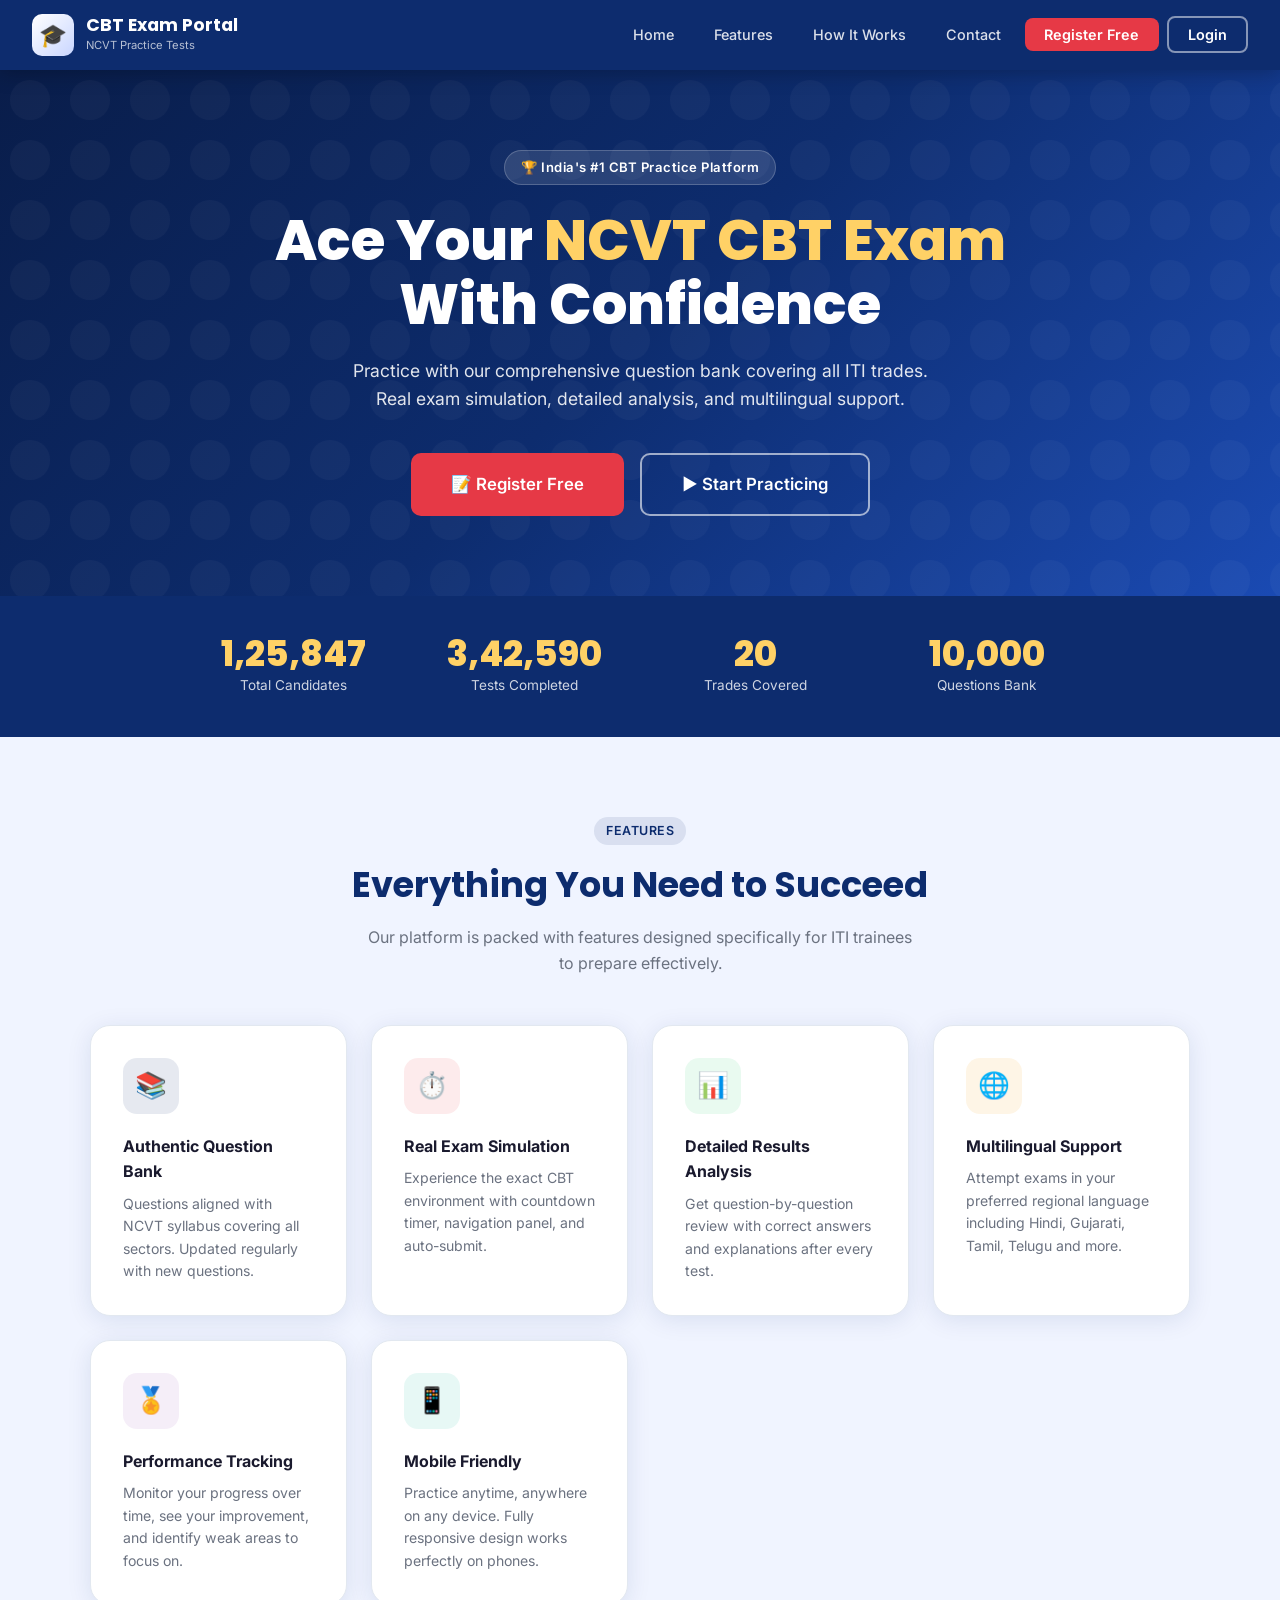
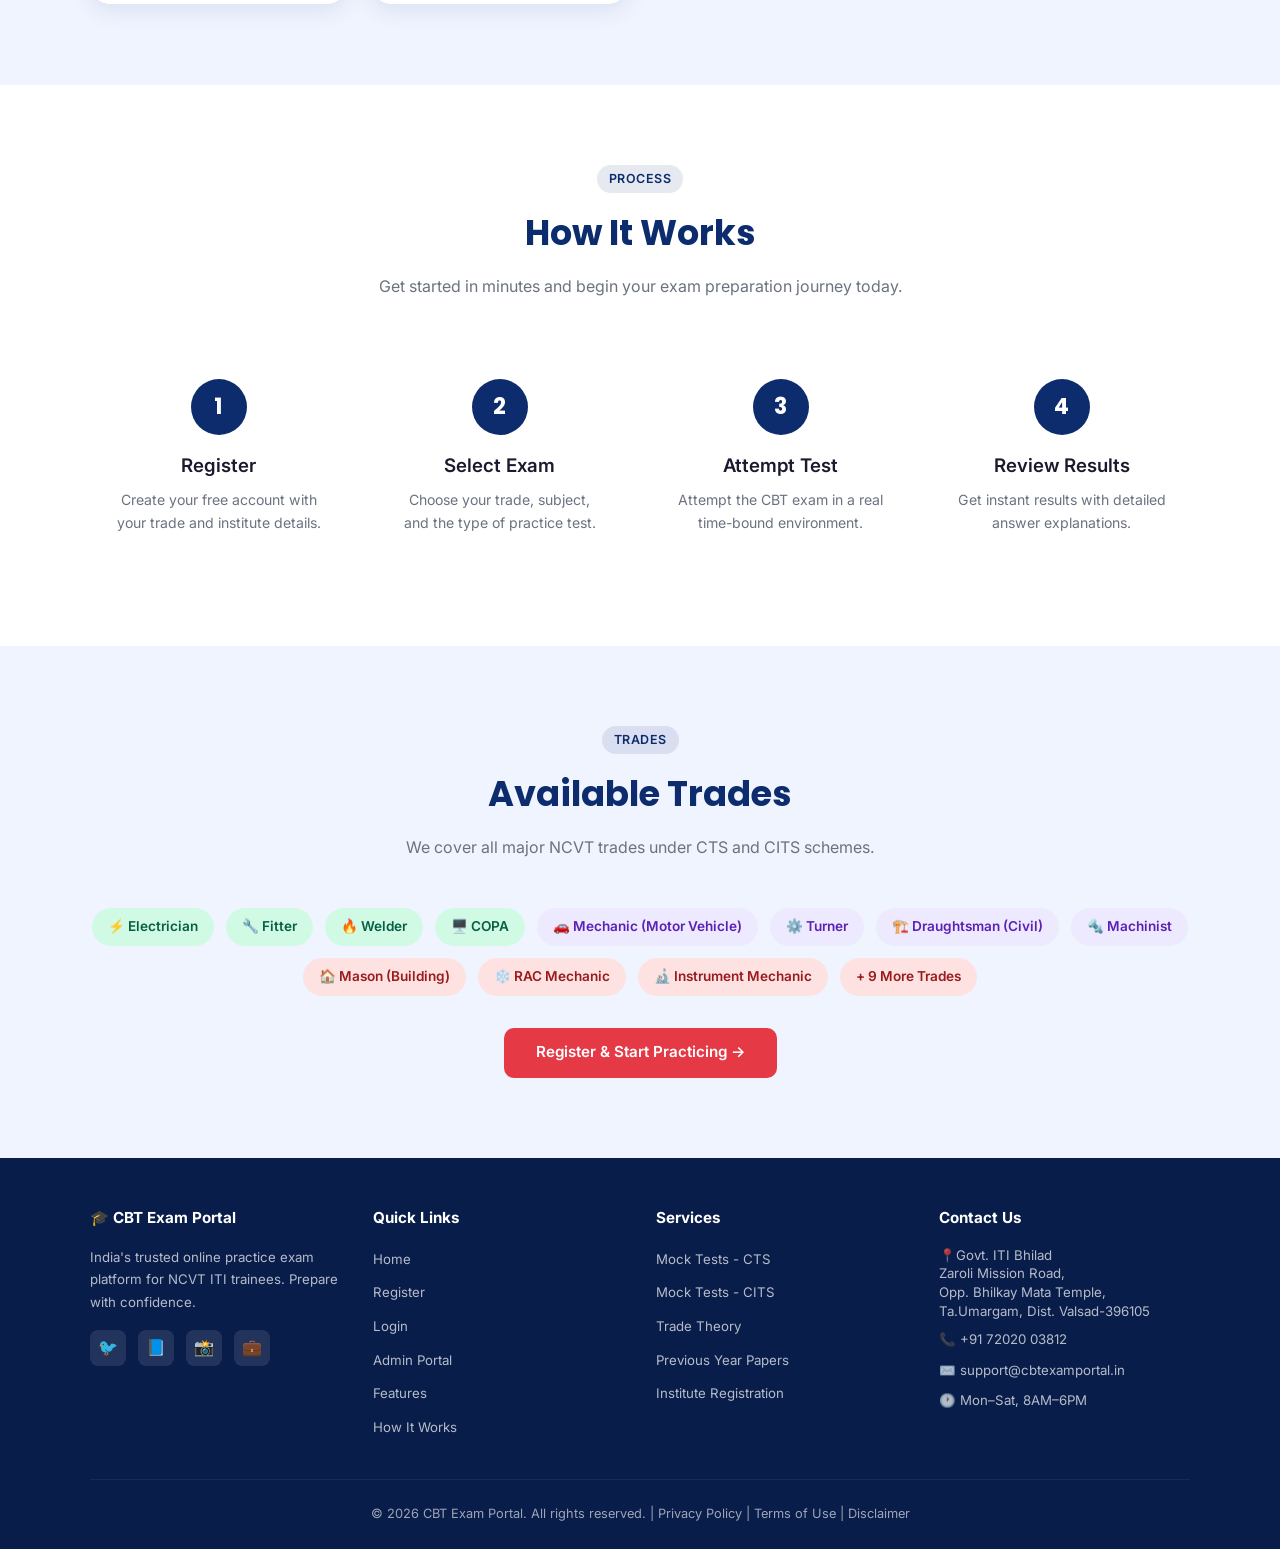
<file: index.html>
<!DOCTYPE html>
<html lang="en">
<head>
<meta charset="UTF-8">
<meta name="viewport" content="width=device-width, initial-scale=1.0">
<title>CBT Exam Portal - NCVT Practice Test Platform</title>
<meta name="description" content="India's trusted CBT practice exam portal for ITI trainees. Attempt mock tests for all NCVT trades.">
<link rel="stylesheet" href="styles/main.css">
<link rel="icon" href="data:image/svg+xml,<svg xmlns='http://www.w3.org/2000/svg' viewBox='0 0 100 100'><text y='.9em' font-size='90'>🎓</text></svg>">
</head>
<body>

<!-- NAVBAR -->
<nav class="navbar">
  <a href="index.html" class="navbar-brand">
    <div class="logo-icon">🎓</div>
    <div>
      <div class="brand-name">CBT Exam Portal</div>
      <div class="brand-sub">NCVT Practice Tests</div>
    </div>
  </a>
  <ul class="nav-links" id="navLinks">
    <li><a href="index.html" class="active">Home</a></li>
    <li><a href="#features">Features</a></li>
    <li><a href="#how-it-works">How It Works</a></li>
    <li><a href="#contact">Contact</a></li>
    <li><a href="register.html" class="nav-btn">Register Free</a></li>
    <li><a href="login.html" class="nav-btn-outline">Login</a></li>
  </ul>
  <div class="hamburger" id="hamburger" onclick="toggleMenu()">
    <span></span><span></span><span></span>
  </div>
</nav>

<!-- HERO -->
<section class="hero">
  <div style="position:relative;z-index:1;">
    <div class="hero-badge">🏆 India's #1 CBT Practice Platform</div>
    <h1>Ace Your <span>NCVT CBT Exam</span><br>With Confidence</h1>
    <p>Practice with our comprehensive question bank covering all ITI trades. Real exam simulation, detailed analysis, and multilingual support.</p>
    <div class="hero-buttons">
      <a href="register.html" class="btn btn-primary btn-lg">📝 Register Free</a>
      <a href="login.html" class="btn btn-outline btn-lg">▶ Start Practicing</a>
    </div>
  </div>
</section>

<!-- STATS -->
<div class="stats-section">
  <div class="stats-grid">
    <div class="stat-item">
      <div class="stat-number" data-target="125847" id="stat1">0</div>
      <div class="stat-label">Total Candidates</div>
    </div>
    <div class="stat-item">
      <div class="stat-number" data-target="342590" id="stat2">0</div>
      <div class="stat-label">Tests Completed</div>
    </div>
    <div class="stat-item">
      <div class="stat-number" data-target="20" id="stat3">0</div>
      <div class="stat-label">Trades Covered</div>
    </div>
    <div class="stat-item">
      <div class="stat-number" data-target="10000" id="stat4">0</div>
      <div class="stat-label">Questions Bank</div>
    </div>
  </div>
</div>

<!-- FEATURES -->
<section class="section" id="features">
  <div class="container">
    <div class="section-header">
      <div class="section-tag">FEATURES</div>
      <h2>Everything You Need to Succeed</h2>
      <p>Our platform is packed with features designed specifically for ITI trainees to prepare effectively.</p>
    </div>
    <div class="features-grid">
      <div class="feature-card">
        <div class="feature-icon blue">📚</div>
        <h3>Authentic Question Bank</h3>
        <p>Questions aligned with NCVT syllabus covering all sectors. Updated regularly with new questions.</p>
      </div>
      <div class="feature-card">
        <div class="feature-icon red">⏱️</div>
        <h3>Real Exam Simulation</h3>
        <p>Experience the exact CBT environment with countdown timer, navigation panel, and auto-submit.</p>
      </div>
      <div class="feature-card">
        <div class="feature-icon green">📊</div>
        <h3>Detailed Results Analysis</h3>
        <p>Get question-by-question review with correct answers and explanations after every test.</p>
      </div>
      <div class="feature-card">
        <div class="feature-icon orange">🌐</div>
        <h3>Multilingual Support</h3>
        <p>Attempt exams in your preferred regional language including Hindi, Gujarati, Tamil, Telugu and more.</p>
      </div>
      <div class="feature-card">
        <div class="feature-icon purple">🏅</div>
        <h3>Performance Tracking</h3>
        <p>Monitor your progress over time, see your improvement, and identify weak areas to focus on.</p>
      </div>
      <div class="feature-card">
        <div class="feature-icon teal">📱</div>
        <h3>Mobile Friendly</h3>
        <p>Practice anytime, anywhere on any device. Fully responsive design works perfectly on phones.</p>
      </div>
    </div>
  </div>
</section>

<!-- HOW IT WORKS -->
<section class="section section-alt" id="how-it-works">
  <div class="container">
    <div class="section-header">
      <div class="section-tag">PROCESS</div>
      <h2>How It Works</h2>
      <p>Get started in minutes and begin your exam preparation journey today.</p>
    </div>
    <div class="steps-grid">
      <div class="step-card">
        <div class="step-number">1</div>
        <h3>Register</h3>
        <p>Create your free account with your trade and institute details.</p>
      </div>
      <div class="step-card">
        <div class="step-number">2</div>
        <h3>Select Exam</h3>
        <p>Choose your trade, subject, and the type of practice test.</p>
      </div>
      <div class="step-card">
        <div class="step-number">3</div>
        <h3>Attempt Test</h3>
        <p>Attempt the CBT exam in a real time-bound environment.</p>
      </div>
      <div class="step-card">
        <div class="step-number">4</div>
        <h3>Review Results</h3>
        <p>Get instant results with detailed answer explanations.</p>
      </div>
    </div>
  </div>
</section>

<!-- TRADES -->
<section class="section">
  <div class="container">
    <div class="section-header">
      <div class="section-tag">TRADES</div>
      <h2>Available Trades</h2>
      <p>We cover all major NCVT trades under CTS and CITS schemes.</p>
    </div>
    <div style="display:flex;flex-wrap:wrap;gap:0.75rem;justify-content:center;">
      <span class="exam-badge free" style="font-size:0.85rem;padding:8px 16px;">⚡ Electrician</span>
      <span class="exam-badge free" style="font-size:0.85rem;padding:8px 16px;">🔧 Fitter</span>
      <span class="exam-badge free" style="font-size:0.85rem;padding:8px 16px;">🔥 Welder</span>
      <span class="exam-badge free" style="font-size:0.85rem;padding:8px 16px;">🖥️ COPA</span>
      <span class="exam-badge new" style="font-size:0.85rem;padding:8px 16px;">🚗 Mechanic (Motor Vehicle)</span>
      <span class="exam-badge new" style="font-size:0.85rem;padding:8px 16px;">⚙️ Turner</span>
      <span class="exam-badge new" style="font-size:0.85rem;padding:8px 16px;">🏗️ Draughtsman (Civil)</span>
      <span class="exam-badge new" style="font-size:0.85rem;padding:8px 16px;">🔩 Machinist</span>
      <span class="exam-badge paid" style="font-size:0.85rem;padding:8px 16px;">🏠 Mason (Building)</span>
      <span class="exam-badge paid" style="font-size:0.85rem;padding:8px 16px;">❄️ RAC Mechanic</span>
      <span class="exam-badge paid" style="font-size:0.85rem;padding:8px 16px;">🔬 Instrument Mechanic</span>
      <span class="exam-badge paid" style="font-size:0.85rem;padding:8px 16px;">+ 9 More Trades</span>
    </div>
    <div style="text-align:center;margin-top:2rem;">
      <a href="register.html" class="btn btn-primary">Register & Start Practicing →</a>
    </div>
  </div>
</section>

<!-- FOOTER -->
<footer id="contact">
  <div class="footer-grid">
    <div class="footer-col">
      <h4>🎓 CBT Exam Portal</h4>
      <p>India's trusted online practice exam platform for NCVT ITI trainees. Prepare with confidence.</p>
      <div class="social-links">
        <a href="#" class="social-link">🐦</a>
        <a href="#" class="social-link">📘</a>
        <a href="#" class="social-link">📸</a>
        <a href="#" class="social-link">💼</a>
      </div>
    </div>
    <div class="footer-col">
      <h4>Quick Links</h4>
      <ul>
        <li><a href="index.html">Home</a></li>
        <li><a href="register.html">Register</a></li>
        <li><a href="login.html">Login</a></li>
        <li><a href="admin-login.html">Admin Portal</a></li>
        <li><a href="#features">Features</a></li>
        <li><a href="#how-it-works">How It Works</a></li>
      </ul>
    </div>
    <div class="footer-col">
      <h4>Services</h4>
      <ul>
        <li><a href="#">Mock Tests - CTS</a></li>
        <li><a href="#">Mock Tests - CITS</a></li>
        <li><a href="#">Trade Theory</a></li>
        <li><a href="#">Previous Year Papers</a></li>
        <li><a href="#">Institute Registration</a></li>
      </ul>
    </div>
    <div class="footer-col">
      <h4>Contact Us</h4>
      <p style="line-height:1.4;">📍Govt. ITI Bhilad </br>Zaroli Mission Road, </br>Opp. Bhilkay Mata Temple, </br>Ta.Umargam, Dist. Valsad-396105</p>
      <p style="margin-top:0.5rem;">📞 +91 72020 03812</p>
      <p style="margin-top:0.5rem;">✉️ support@cbtexamportal.in</p>
      <p style="margin-top:0.5rem;">🕐 Mon–Sat, 8AM–6PM</p>
    </div>
  </div>
  <div class="footer-bottom">
    <p>© 2026 CBT Exam Portal. All rights reserved. | Privacy Policy | Terms of Use | Disclaimer</p>
  </div>
</footer>

<script src="js/data.js"></script>
<script>
function toggleMenu(){
  document.getElementById('navLinks').classList.toggle('open');
}
// Counter animation
function animateCounter(el, target) {
  let current = 0;
  const increment = Math.ceil(target / 80);
  const timer = setInterval(() => {
    current = Math.min(current + increment, target);
    el.textContent = current.toLocaleString('en-IN');
    if (current >= target) clearInterval(timer);
  }, 20);
}
const observer = new IntersectionObserver((entries) => {
  entries.forEach(e => {
    if (e.isIntersecting) {
      ['stat1','stat2','stat3','stat4'].forEach(id => {
        const el = document.getElementById(id);
        animateCounter(el, parseInt(el.dataset.target));
      });
      observer.disconnect();
    }
  });
});
observer.observe(document.querySelector('.stats-section'));
</script>
</body>
</html>
</file>
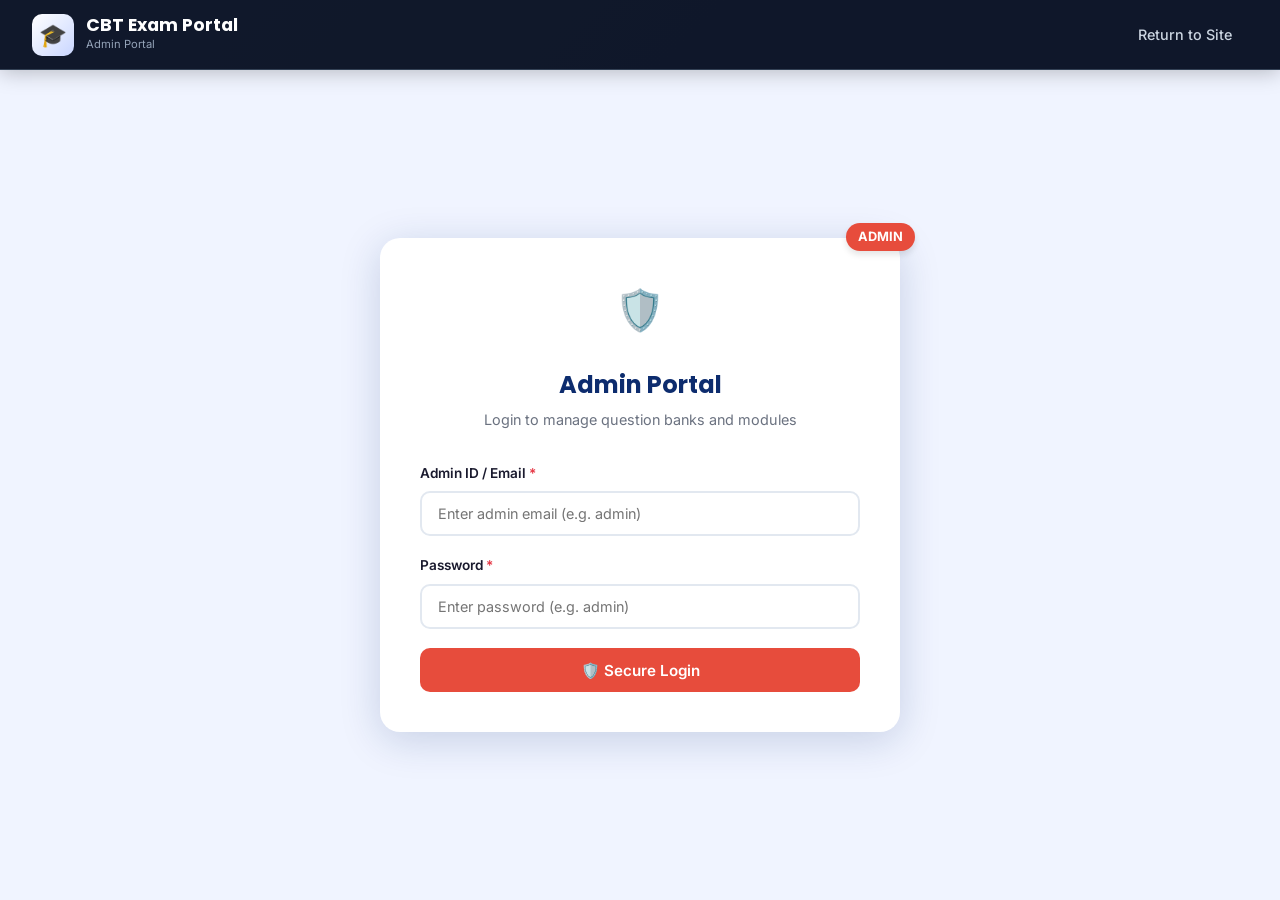
<file: admin-dashboard - Copy.html>
<!DOCTYPE html>
<html lang="en">
<head>
<meta charset="UTF-8">
<meta name="viewport" content="width=device-width, initial-scale=1.0">
<title>Admin Dashboard - CBT Exam Portal</title>
<link rel="stylesheet" href="styles/main.css">
<style>
  .admin-sidebar {
    background: #0f172a;
    color: #f8fafc;
  }
  .admin-sidebar a {
    color: #cbd5e1;
  }
  .admin-sidebar a:hover, .admin-sidebar a.active {
    background: #1e293b;
    color: #fff;
    border-left: 4px solid var(--danger);
  }
  
  .upload-area {
    border: 2px dashed #cbd5e1;
    border-radius: var(--radius);
    padding: 3rem 2rem;
    text-align: center;
    background: #f8fafc;
    cursor: pointer;
    transition: all 0.2s;
    margin-bottom: 1.5rem;
  }
  .upload-area:hover {
    border-color: var(--primary);
    background: #eff6ff;
  }
  .upload-icon {
    font-size: 3rem;
    color: #94a3b8;
    margin-bottom: 1rem;
  }
  
  .progress-container {
    width: 100%;
    background-color: #e2e8f0;
    border-radius: 10px;
    margin: 1rem 0;
    height: 10px;
    overflow: hidden;
    display: none;
  }
  .progress-bar {
    width: 0%;
    height: 100%;
    background-color: var(--success);
    transition: width 0.1s ease;
  }
  
  .table {
    width: 100%;
    border-collapse: collapse;
    margin-top: 1rem;
    background: white;
    border-radius: var(--radius);
    overflow: hidden;
    box-shadow: var(--shadow-sm);
  }
  .table th, .table td {
    padding: 1rem;
    text-align: left;
    border-bottom: 1px solid var(--border);
  }
  .table th {
    background: #f8fafc;
    font-weight: 600;
    color: var(--text-muted);
    font-size: 0.85rem;
    text-transform: uppercase;
  }
  .status-badge {
    padding: 0.25rem 0.6rem;
    border-radius: 20px;
    font-size: 0.75rem;
    font-weight: 600;
  }
  .status-active { background: #dcfce7; color: #166534; }

  /* Tab switcher for Create Module */
  .cm-tabs {
    display: flex;
    gap: 0;
    border-bottom: 2px solid var(--border);
    margin-bottom: 1.25rem;
  }
  .cm-tab-btn {
    padding: 0.6rem 1.1rem;
    border: none;
    background: none;
    font-size: 0.9rem;
    font-weight: 600;
    color: var(--text-muted);
    cursor: pointer;
    border-bottom: 3px solid transparent;
    margin-bottom: -2px;
    transition: color 0.15s, border-color 0.15s;
  }
  .cm-tab-btn.active {
    color: var(--primary);
    border-bottom-color: var(--primary);
  }
  .cm-tab-panel { display: none; }
  .cm-tab-panel.active { display: block; }

  /* CSV drop zone inside Create Module */
  .cm-drop-zone {
    border: 2px dashed #cbd5e1;
    border-radius: var(--radius);
    padding: 2rem 1.5rem;
    text-align: center;
    background: #f8fafc;
    cursor: pointer;
    transition: all 0.2s;
    margin-bottom: 1rem;
  }
  .cm-drop-zone.drag-over { border-color: var(--primary); background: #eff6ff; }
  .cm-drop-zone:hover { border-color: var(--primary); background: #eff6ff; }
  .cm-csv-preview {
    background: #f1f5f9;
    border-radius: var(--radius);
    padding: 0.75rem 1rem;
    font-size: 0.82rem;
    color: var(--text-muted);
    margin-bottom: 1rem;
    max-height: 160px;
    overflow-y: auto;
    display: none;
  }

  /* Create Module - Question Builder */
  .q-builder-card {
    background: #f8fafc;
    border: 1px solid var(--border);
    border-radius: var(--radius);
    padding: 1.25rem;
    margin-bottom: 0.75rem;
    position: relative;
    transition: box-shadow 0.15s;
  }
  .q-builder-card:hover { box-shadow: 0 2px 8px rgba(0,0,0,0.07); }
  .q-builder-header {
    display: flex;
    justify-content: space-between;
    align-items: center;
    margin-bottom: 0.75rem;
  }
  .q-number {
    background: var(--primary);
    color: #fff;
    font-size: 0.75rem;
    font-weight: 700;
    padding: 0.2rem 0.55rem;
    border-radius: 20px;
  }
  .q-delete-btn {
    background: #fee2e2;
    color: #991b1b;
    border: none;
    border-radius: 6px;
    padding: 0.25rem 0.6rem;
    font-size: 0.75rem;
    cursor: pointer;
    font-weight: 600;
    transition: background 0.15s;
  }
  .q-delete-btn:hover { background: #fca5a5; }
  .options-grid {
    display: grid;
    grid-template-columns: 1fr 1fr;
    gap: 0.5rem;
    margin: 0.5rem 0;
  }
  .option-row {
    display: flex;
    align-items: center;
    gap: 0.4rem;
  }
  .option-label {
    font-size: 0.8rem;
    font-weight: 700;
    color: var(--text-muted);
    min-width: 18px;
  }
  .q-empty-state {
    text-align: center;
    padding: 2rem;
    color: var(--text-muted);
    border: 2px dashed var(--border);
    border-radius: var(--radius);
    font-size: 0.9rem;
  }
  .step-badge {
    display: inline-flex;
    align-items: center;
    justify-content: center;
    width: 1.6rem;
    height: 1.6rem;
    background: var(--primary);
    color: #fff;
    border-radius: 50%;
    font-size: 0.75rem;
    font-weight: 700;
    margin-right: 0.4rem;
  }

  /* User-type pill toggle (Create User) */
  .au-type-toggle {
    display: flex;
    gap: 0;
    background: #f1f5f9;
    border-radius: 10px;
    padding: 4px;
    width: fit-content;
    margin-bottom: 1.25rem;
  }
  .au-type-btn {
    padding: 0.45rem 1.25rem;
    border: none;
    border-radius: 8px;
    font-size: 0.88rem;
    font-weight: 600;
    cursor: pointer;
    background: transparent;
    color: var(--text-muted);
    transition: background 0.2s, color 0.2s;
  }
  .au-type-btn.active {
    background: #fff;
    color: var(--primary);
    box-shadow: 0 1px 4px rgba(0,0,0,0.1);
  }
  .au-type-btn.teacher-active {
    background: #fff;
    color: #7c3aed;
    box-shadow: 0 1px 4px rgba(0,0,0,0.1);
  }

  /* Toast notification */
  #adminToast {
    position: fixed;
    bottom: 2rem;
    right: 2rem;
    background: #166534;
    color: #fff;
    padding: 0.85rem 1.5rem;
    border-radius: 10px;
    font-size: 0.95rem;
    font-weight: 600;
    box-shadow: 0 4px 16px rgba(0,0,0,0.18);
    z-index: 99999;
    opacity: 0;
    transform: translateY(20px);
    transition: opacity 0.3s, transform 0.3s;
    pointer-events: none;
  }
  #adminToast.show {
    opacity: 1;
    transform: translateY(0);
  }
</style>
</head>
<body>
<nav class="navbar" style="background:#0f172a; border-bottom:1px solid #1e293b;">
  <a href="#" class="navbar-brand">
    <div class="logo-icon">🛡️</div>
    <div><div class="brand-name" style="color:white;">CBT Exam Portal</div><div class="brand-sub" style="color:#94a3b8;">Admin Console</div></div>
  </a>
  <ul class="nav-links" id="navLinks">
    <li><a href="#" style="color:white;" onclick="adminLogout()">Logout</a></li>
  </ul>
</nav>

<div class="dashboard-layout">
  <!-- SIDEBAR -->
  <aside class="sidebar admin-sidebar">
    <div class="sidebar-user" style="border-bottom-color:#1e293b;">
      <div class="sidebar-avatar" style="background:var(--danger);color:white;">A</div>
      <h4>Super Admin</h4>
      <p style="color:#94a3b8;">System Administrator</p>
    </div>
    <ul class="sidebar-nav">
      <li><a href="#" onclick="showSection('dashboard')" id="nav-dashboard" class="active"><span class="nav-icon">📊</span> Overview</a></li>
      <li><a href="#" onclick="showSection('upload')" id="nav-upload"><span class="nav-icon">📤</span> Question Bank Upload</a></li>
      <li><a href="#" onclick="showSection('create')" id="nav-create"><span class="nav-icon">➕</span> Create Module</a></li>
      <li><a href="#" onclick="showSection('users')" id="nav-users"><span class="nav-icon">👥</span> Manage Trainees</a></li>
      <li><a href="#" onclick="showSection('adduser')" id="nav-adduser"><span class="nav-icon">🧑‍🎓</span> Create User</a></li>
    </ul>
  </aside>

  <!-- MAIN CONTENT -->
  <main class="main-content">
    
    <!-- DASHBOARD OVERVIEW -->
    <div id="sec-dashboard">
      <div class="page-title">Admin Overview</div>
      <div class="page-sub">System statistics and latest activities</div>
      
      <div class="dashboard-cards" style="margin-top:2rem;">
        <div class="dash-card">
          <div class="dash-card-icon" style="background:#dbeafe;color:var(--primary);">👥</div>
          <div><h3>1,204</h3><p>Active Trainees</p></div>
        </div>
        <div class="dash-card">
          <div class="dash-card-icon" style="background:#dcfce7;color:var(--success);">📝</div>
          <div><h3>45,892</h3><p>Tests Attempted</p></div>
        </div>
        <div class="dash-card">
          <div class="dash-card-icon" style="background:#fef3c7;color:var(--warning);">📚</div>
          <div><h3 id="statModules">24</h3><p>Test Modules</p></div>
        </div>
        <div class="dash-card">
          <div class="dash-card-icon" style="background:#fee2e2;color:var(--danger);">🚨</div>
          <div><h3>0</h3><p>System Alerts</p></div>
        </div>
      </div>
      
      <h3 style="margin-top:2.5rem;margin-bottom:1rem;color:var(--primary);">Recent Activities</h3>
      <div class="form-card">
        <p style="color:var(--text-muted);">No new system activities reported today.</p>
      </div>
    </div>

    <!-- UPLOAD QUESTION PDF SECTION -->
    <div id="sec-upload" class="hidden">
      <div class="page-title">Upload Questions PDF</div>
      <div class="page-sub">Add advanced test modules directly through PDF imports</div>
      
      <div style="display:grid; grid-template-columns: 1fr 2fr; gap: 2rem; align-items: start; margin-top:2rem;">
        
        <!-- Upload Form -->
        <div class="form-card">
          <form id="uploadForm">
            <div class="form-group">
              <label>Select Trade</label>
              <select id="tradeSelect" class="form-control" style="width:100%;padding:0.75rem;border:1px solid var(--border);border-radius:var(--radius);font-size:1rem; outline:none;">
                <option value="Electrician">Electrician</option>
                <option value="Fitter">Fitter</option>
                <option value="Welder">Welder</option>
                <option value="COPA">COPA</option>
              </select>
            </div>
            <div class="form-group">
              <label>Language</label>
              <select id="langSelect" class="form-control" style="width:100%;padding:0.75rem;border:1px solid var(--border);border-radius:var(--radius);font-size:1rem; outline:none;">
                <option value="English">English</option>
                <option value="Hindi">Hindi</option>
                <option value="Gujarati">Gujarati</option>
              </select>
            </div>
            <div class="form-group">
              <label>Test Module Name</label>
              <input type="text" id="moduleName" placeholder="e.g. Advanced Workshop Theory" required>
            </div>
            
            <div class="form-group">
              <div style="display:flex; justify-content:space-between; align-items:center;">
                <label style="margin:0;">Questions CSV File</label>
                <a href="#" onclick="downloadSampleCSV()" style="font-size:0.85rem; color:var(--primary); font-weight:600; text-decoration:none;">📥 Download Sample CSV</a>
              </div>
              <input type="file" id="csvInput" accept=".csv" style="display:none;" onchange="handleFileSelect(event)">
              
              <div class="upload-area" id="dropzone" onclick="document.getElementById('csvInput').click()" style="margin-top:0.5rem;">
                <div class="upload-icon">📊</div>
                <h4 style="margin-bottom:0.5rem;" id="fileNameDisplay">Click to browse or drag CSV here</h4>
                <p style="font-size:0.85rem;color:var(--text-muted);">Only valid .csv files following the sample format.</p>
              </div>
            </div>
            
            <div class="progress-container" id="uploadProgressContainer">
              <div class="progress-bar" id="uploadProgressBar"></div>
            </div>
            
            <p id="uploadStatus" style="font-size:0.85rem; font-weight:600; margin-bottom:1rem;"></p>
            
            <button type="button" class="btn btn-primary btn-full" id="uploadBtn" onclick="handleCsvUpload()">Upload Questions 📤</button>
          </form>
        </div>
        
        <!-- Uploaded Modules List -->
        <div>
          <h3>Currently Active Modules</h3>
          <p style="font-size:0.85rem;color:var(--text-muted);margin-bottom:1rem;">Modules uploaded via PDF extractor.</p>
          
          <table class="table">
            <thead>
              <tr>
                <th>Module Name</th>
                <th>Trade & Lang</th>
                <th>Status</th>
                <th>Action</th>
              </tr>
            </thead>
            <tbody id="modulesTableBody">
              <!-- Dynamically populated -->
            </tbody>
          </table>
        </div>
        
      </div>
    </div>

    <!-- CREATE MODULE SECTION -->
    <div id="sec-create" class="hidden">
      <div class="page-title">Create Test Module</div>
      <div class="page-sub">Build a new test module manually or import questions from a CSV file</div>

      <div style="display:grid; grid-template-columns: 1fr 1.6fr; gap: 2rem; align-items: start; margin-top:2rem;">

        <!-- Left: Module Details + Question Input (Tabbed) -->
        <div>
          <!-- Step 1: Module Details -->
          <div class="form-card" style="margin-bottom:1.5rem;">
            <div style="margin-bottom:1rem;font-weight:700;font-size:1rem;">
              <span class="step-badge">1</span> Module Details
            </div>
            <div class="form-group">
              <label>Module Name <span class="req">*</span></label>
              <input type="text" id="cm-name" placeholder="e.g. Advanced Electrical Theory">
            </div>
            <div class="form-group">
              <label>Trade <span class="req">*</span></label>
              <select id="cm-trade" style="width:100%;padding:0.75rem;border:1px solid var(--border);border-radius:var(--radius);font-size:1rem;outline:none;">
                <option value="Electrician">Electrician</option>
                <option value="Fitter">Fitter</option>
                <option value="Welder">Welder</option>
                <option value="COPA">COPA</option>
                <option value="Mechanic Motor Vehicle">Mechanic Motor Vehicle</option>
                <option value="Plumber">Plumber</option>
                <option value="Carpenter">Carpenter</option>
                <option value="Turner">Turner</option>
              </select>
            </div>
            <div class="form-group">
              <label>Language <span class="req">*</span></label>
              <select id="cm-lang" style="width:100%;padding:0.75rem;border:1px solid var(--border);border-radius:var(--radius);font-size:1rem;outline:none;">
                <option value="English">English</option>
                <option value="Hindi">Hindi</option>
                <option value="Gujarati">Gujarati</option>
              </select>
            </div>
          </div>

          <!-- Step 2: Add Questions (Tabbed: Manual / CSV Import) -->
          <div class="form-card">
            <div style="margin-bottom:0.75rem;font-weight:700;font-size:1rem;">
              <span class="step-badge">2</span> Add Questions
            </div>

            <!-- Tab Switcher -->
            <div class="cm-tabs">
              <button class="cm-tab-btn active" id="tab-manual-btn" onclick="switchCmTab('manual')">✏️ Manual Entry</button>
              <button class="cm-tab-btn" id="tab-csv-btn" onclick="switchCmTab('csv')">📂 CSV Import</button>
            </div>

            <!-- Manual Entry Tab -->
            <div class="cm-tab-panel active" id="cm-tab-manual">
              <div class="form-group">
                <label>Question Text <span class="req">*</span></label>
                <textarea id="cm-question" rows="3" placeholder="Enter the question here..." style="width:100%;padding:0.75rem;border:1px solid var(--border);border-radius:var(--radius);font-size:0.95rem;resize:vertical;outline:none;font-family:inherit;"></textarea>
              </div>
              <div class="form-group">
                <label>Answer Options <span class="req">*</span></label>
                <div class="options-grid">
                  <div class="option-row"><span class="option-label">A</span><input type="text" id="cm-optA" placeholder="Option A"></div>
                  <div class="option-row"><span class="option-label">B</span><input type="text" id="cm-optB" placeholder="Option B"></div>
                  <div class="option-row"><span class="option-label">C</span><input type="text" id="cm-optC" placeholder="Option C"></div>
                  <div class="option-row"><span class="option-label">D</span><input type="text" id="cm-optD" placeholder="Option D"></div>
                </div>
              </div>
              <div class="form-group">
                <label>Correct Answer <span class="req">*</span></label>
                <div style="display:flex;gap:1rem;margin-top:0.25rem;">
                  <label style="display:flex;align-items:center;gap:0.3rem;cursor:pointer;"><input type="radio" name="cm-correct" value="0"> A</label>
                  <label style="display:flex;align-items:center;gap:0.3rem;cursor:pointer;"><input type="radio" name="cm-correct" value="1"> B</label>
                  <label style="display:flex;align-items:center;gap:0.3rem;cursor:pointer;"><input type="radio" name="cm-correct" value="2"> C</label>
                  <label style="display:flex;align-items:center;gap:0.3rem;cursor:pointer;"><input type="radio" name="cm-correct" value="3"> D</label>
                </div>
              </div>
              <div class="form-group">
                <label>Explanation <span style="color:var(--text-muted);font-weight:400;">(optional)</span></label>
                <input type="text" id="cm-explanation" placeholder="Brief explanation of the correct answer">
              </div>
              <button type="button" class="btn btn-primary btn-full" onclick="addQuestion()">➕ Add Question to Module</button>
            </div>

            <!-- CSV Import Tab -->
            <div class="cm-tab-panel" id="cm-tab-csv">
              <div style="display:flex;justify-content:space-between;align-items:center;margin-bottom:0.75rem;">
                <p style="margin:0;font-size:0.85rem;color:var(--text-muted);">Upload a CSV file to bulk-import questions.</p>
                <a href="#" onclick="downloadCmSampleCSV()" style="font-size:0.82rem;color:var(--primary);font-weight:600;text-decoration:none;white-space:nowrap;">📥 Sample CSV</a>
              </div>

              <input type="file" id="cm-csv-input" accept=".csv" style="display:none;" onchange="handleCmCsvSelect(event)">
              <div class="cm-drop-zone" id="cm-drop-zone"
                onclick="document.getElementById('cm-csv-input').click()"
                ondragover="cmDragOver(event)" ondragleave="cmDragLeave(event)" ondrop="cmDrop(event)">
                <div style="font-size:2.2rem;margin-bottom:0.5rem;">📊</div>
                <div id="cm-csv-filename" style="font-weight:600;font-size:0.93rem;">Click to browse or drag CSV here</div>
                <div style="font-size:0.8rem;color:var(--text-muted);margin-top:0.3rem;">CSV columns: Question, Opt A, Opt B, Opt C, Opt D, Correct (1-4), Explanation</div>
              </div>

              <div class="cm-csv-preview" id="cm-csv-preview"></div>

              <div id="cm-csv-status" style="font-size:0.85rem;font-weight:600;margin-bottom:0.75rem;"></div>

              <button type="button" class="btn btn-primary btn-full" id="cm-import-btn" onclick="importCsvQuestions()" disabled
                style="opacity:0.5;">📥 Import Questions into Module</button>
            </div>
          </div>
        </div>

        <!-- Right: Live Question Preview -->
        <div>
          <div style="display:flex;justify-content:space-between;align-items:center;margin-bottom:1rem;">
            <h3 style="margin:0;">Questions Added <span id="cm-q-count" style="background:#dbeafe;color:var(--primary);font-size:0.8rem;padding:0.15rem 0.5rem;border-radius:20px;margin-left:0.4rem;">0</span></h3>
            <button class="btn btn-primary" onclick="saveNewModule()" style="padding:0.55rem 1.25rem;">💾 Save Module</button>
          </div>
          <div id="cm-questions-list">
            <div class="q-empty-state">📋 No questions added yet.<br>Use Manual Entry or CSV Import on the left.</div>
          </div>
        </div>

      </div>
    </div>
    
    <!-- USERS SECTION -->
    <div id="sec-users" class="hidden">
      <div class="page-title">Manage Trainees</div>
      <div class="page-sub">View and block user access to the CBT portal</div>
      
      <table class="table" style="margin-top:2rem;">
        <thead>
          <tr>
            <th>Trainee Details</th>
            <th>Trade / Reg. No</th>
            <th>Contact</th>
            <th>Status</th>
            <th>Action</th>
          </tr>
        </thead>
        <tbody id="usersTableBody">
          <!-- Dynamically populated -->
        </tbody>
      </table>
    </div>

    <!-- CREATE USER SECTION -->
    <div id="sec-adduser" class="hidden">
      <div class="page-title">Create New User</div>
      <div class="page-sub" id="au-page-sub">Register a new trainee or teacher directly</div>

      <div style="display:grid; grid-template-columns: 1.3fr 1fr; gap: 2rem; align-items: start; margin-top:2rem;">

        <!-- Left: Registration Form -->
        <div class="form-card">
          <!-- User Type toggle -->
          <div class="form-group" style="margin-bottom:1rem;">
            <label style="font-size:0.82rem;color:var(--text-muted);font-weight:600;text-transform:uppercase;letter-spacing:0.04em;">User Type</label>
            <div class="au-type-toggle" style="margin-top:0.4rem;">
              <button class="au-type-btn active" id="au-type-trainee" onclick="auSetUserType('trainee')">🎓 Trainee</button>
              <button class="au-type-btn" id="au-type-teacher" onclick="auSetUserType('teacher')">👨‍🏫 Teacher</button>
            </div>
          </div>

          <div id="au-alert" style="margin-bottom:0.75rem;"></div>

          <!-- Row 1 -->
          <div style="display:grid;grid-template-columns:1fr 1fr;gap:0.75rem;">
            <div class="form-group">
              <label>Full Name <span class="req">*</span></label>
              <input type="text" id="au-name" placeholder="Full name">
            </div>
            <div class="form-group">
              <label>Mobile Number <span class="req">*</span></label>
              <input type="tel" id="au-mobile" placeholder="10-digit" maxlength="10">
            </div>
          </div>

          <!-- Row 2 -->
          <div style="display:grid;grid-template-columns:1fr 1fr;gap:0.75rem;">
            <div class="form-group">
              <label>Email ID <span class="req">*</span></label>
              <input type="email" id="au-email" placeholder="email@example.com">
            </div>
            <div class="form-group">
              <label>Father's Name</label>
              <input type="text" id="au-father" placeholder="Father's name (optional)">
            </div>
          </div>

          <!-- Row 3: Gender -->
          <div class="form-group">
            <label>Gender <span class="req">*</span></label>
            <div style="display:flex;gap:1.2rem;margin-top:0.35rem;">
              <label style="display:flex;align-items:center;gap:0.3rem;cursor:pointer;"><input type="radio" name="au-gender" value="Male"> Male</label>
              <label style="display:flex;align-items:center;gap:0.3rem;cursor:pointer;"><input type="radio" name="au-gender" value="Female"> Female</label>
              <label style="display:flex;align-items:center;gap:0.3rem;cursor:pointer;"><input type="radio" name="au-gender" value="Other"> Other</label>
            </div>
          </div>

          <!-- Row 4: Scheme (hidden for Teacher) -->
          <div class="form-group" id="au-scheme-row">
            <label>Scheme <span class="req">*</span></label>
            <div style="display:flex;gap:1.2rem;margin-top:0.35rem;">
              <label style="display:flex;align-items:center;gap:0.3rem;cursor:pointer;"><input type="radio" name="au-scheme" value="CTS" onchange="auUpdateTrades()"> CTS</label>
              <label style="display:flex;align-items:center;gap:0.3rem;cursor:pointer;"><input type="radio" name="au-scheme" value="CITS" onchange="auUpdateTrades()"> CITS</label>
            </div>
          </div>

          <!-- Teacher only: Designation + Department (shown only for Teacher) -->
          <div id="au-teacher-fields" style="display:none;">
            <div style="display:grid;grid-template-columns:1fr 1fr;gap:0.75rem;">
              <div class="form-group">
                <label>Designation <span class="req">*</span></label>
                <select id="au-designation" style="width:100%;padding:0.7rem;border:1px solid var(--border);border-radius:var(--radius);font-size:0.95rem;outline:none;">
                  <option value="">-- Select Designation --</option>
                  <option>Instructor</option>
                  <option>Junior Instructor</option>
                  <option>Senior Instructor</option>
                  <option>Head of Department (HOD)</option>
                  <option>Principal</option>
                  <option>Training Officer</option>
                  <option>Lecturer</option>
                  <option>Assistant Instructor</option>
                </select>
              </div>
              <div class="form-group">
                <label>Subject / Department <span class="req">*</span></label>
                <input type="text" id="au-department" placeholder="e.g. Electrician, COPA">
              </div>
            </div>
          </div>

          <!-- Row 5: Trade (trainee) + Language -->
          <div style="display:grid;grid-template-columns:1fr 1fr;gap:0.75rem;">
            <div class="form-group" id="au-trade-row">
              <label id="au-trade-label">Trade <span class="req">*</span></label>
              <select id="au-trade" style="width:100%;padding:0.7rem;border:1px solid var(--border);border-radius:var(--radius);font-size:0.95rem;outline:none;">
                <option value="">-- Select Scheme First --</option>
              </select>
            </div>
            <div class="form-group">
              <label>Language <span class="req">*</span></label>
              <select id="au-lang" style="width:100%;padding:0.7rem;border:1px solid var(--border);border-radius:var(--radius);font-size:0.95rem;outline:none;">
                <option value="">-- Select Language --</option>
              </select>
            </div>
          </div>

          <!-- Row 6: State + District -->
          <div style="display:grid;grid-template-columns:1fr 1fr;gap:0.75rem;">
            <div class="form-group">
              <label>State / UT <span class="req">*</span></label>
              <select id="au-state" style="width:100%;padding:0.7rem;border:1px solid var(--border);border-radius:var(--radius);font-size:0.95rem;outline:none;">
                <option value="Andhra Pradesh">Andhra Pradesh</option><option value="Arunachal Pradesh">Arunachal Pradesh</option><option value="Assam">Assam</option><option value="Bihar">Bihar</option><option value="Chhattisgarh">Chhattisgarh</option><option value="Goa">Goa</option><option value="Gujarat">Gujarat</option><option value="Haryana">Haryana</option><option value="Himachal Pradesh">Himachal Pradesh</option><option value="Jharkhand">Jharkhand</option><option value="Karnataka">Karnataka</option><option value="Kerala">Kerala</option><option value="Madhya Pradesh">Madhya Pradesh</option><option value="Maharashtra">Maharashtra</option><option value="Manipur">Manipur</option><option value="Meghalaya">Meghalaya</option><option value="Mizoram">Mizoram</option><option value="Nagaland">Nagaland</option><option value="Odisha">Odisha</option><option value="Punjab">Punjab</option><option value="Rajasthan">Rajasthan</option><option value="Sikkim">Sikkim</option><option value="Tamil Nadu">Tamil Nadu</option><option value="Telangana">Telangana</option><option value="Tripura">Tripura</option><option value="Uttar Pradesh">Uttar Pradesh</option><option value="Uttarakhand">Uttarakhand</option><option value="West Bengal">West Bengal</option><option value="Andaman and Nicobar Islands">Andaman and Nicobar Islands</option><option value="Chandigarh">Chandigarh</option><option value="Dadra and Nagar Haveli and Daman and Diu">Dadra and Nagar Haveli and Daman and Diu</option><option value="Delhi">Delhi</option><option value="Jammu and Kashmir">Jammu and Kashmir</option><option value="Ladakh">Ladakh</option><option value="Lakshadweep">Lakshadweep</option><option value="Puducherry">Puducherry</option>
              </select>
            </div>
            <div class="form-group">
              <label>District</label>
              <input type="text" id="au-district" placeholder="District (optional)">
            </div>
          </div>

          <!-- Row 7: Institute -->
          <div class="form-group">
            <label>Institute Name <span class="req">*</span></label>
            <input type="text" id="au-institute" placeholder="ITI / NSTI / IToT name">
          </div>

          <!-- Row 8: Password -->
          <div style="display:grid;grid-template-columns:1fr 1fr;gap:0.75rem;">
            <div class="form-group">
              <label>Set Password <span class="req">*</span></label>
              <div style="position:relative;">
                <input type="password" id="au-pass" placeholder="Min. 6 characters" style="padding-right:2.5rem;">
                <span onclick="auTogglePass('au-pass',this)" style="position:absolute;right:0.6rem;top:50%;transform:translateY(-50%);cursor:pointer;font-size:1.1rem;">👁️</span>
              </div>
            </div>
            <div class="form-group">
              <label>Confirm Password <span class="req">*</span></label>
              <div style="position:relative;">
                <input type="password" id="au-cpass" placeholder="Re-enter password" style="padding-right:2.5rem;">
                <span onclick="auTogglePass('au-cpass',this)" style="position:absolute;right:0.6rem;top:50%;transform:translateY(-50%);cursor:pointer;font-size:1.1rem;">👁️</span>
              </div>
            </div>
          </div>

          <!-- Reg No (auto) -->
          <div class="form-group" style="margin-bottom:1.25rem;">
            <label>Registration Number <span style="font-size:0.78rem;color:var(--text-muted);font-weight:400;">(auto-generated)</span></label>
            <input type="text" id="au-regno" readonly style="background:#f1f5f9;color:var(--text-muted);cursor:not-allowed;">
          </div>

          <div style="display:flex;gap:0.75rem;">
            <button type="button" class="btn btn-primary" style="flex:1;" id="au-submit-btn" onclick="createUser()">🎓 Create Trainee</button>
            <button type="button" class="btn btn-secondary" onclick="resetCreateUserForm()">↺ Reset</button>
          </div>
        </div>

        <!-- Right: Recently Created Users -->
        <div>
          <div style="display:flex;justify-content:space-between;align-items:center;margin-bottom:1rem;">
            <h3 style="margin:0;">Recently Created <span id="au-created-count" style="background:#dbeafe;color:var(--primary);font-size:0.8rem;padding:0.15rem 0.5rem;border-radius:20px;margin-left:0.4rem;">0</span></h3>
            <button class="btn" style="font-size:0.8rem;padding:0.35rem 0.8rem;background:#fee2e2;color:#991b1b;border:none;" onclick="auClearCreated()">🗑 Clear List</button>
          </div>
          <div id="au-recent-list">
            <div class="q-empty-state">👤 No users created yet in this session.<br>Fill the form and click "Create User".</div>
          </div>
        </div>

      </div>
    </div>

  </main>
</div>

<!-- Toast Notification -->
<div id="adminToast">✅ Assignments saved successfully!</div>

<!-- ASSIGN TESTS MODAL -->
<div class="modal-overlay" id="assignTestsModal" style="z-index:9999;">
  <div class="modal" style="text-align:left; max-width:500px;">
    <div style="font-size:2rem;margin-bottom:0.5rem;text-align:center;">📋</div>
    <h3 style="text-align:center;">Assign Test Modules</h3>
    <p style="text-align:center; color:var(--text-muted); margin-bottom:1rem;" id="assignModalSub">Select which exams this user can view and attempt.</p>
    
    <div id="assignTestsList" style="max-height:300px; overflow-y:auto; border:1px solid var(--border); border-radius:8px; padding:0.5rem; margin-bottom:1.5rem;">
      <!-- Populated dynamically -->
    </div>

    <div class="modal-buttons" style="display:flex; justify-content:flex-end; gap:0.5rem;">
      <button class="btn btn-secondary" onclick="closeAssignModal()">Cancel</button>
      <button class="btn btn-primary" onclick="saveAssignedTests()">Save Assignments ✓</button>
    </div>
  </div>
</div>

<script>
// Authentication check
if (localStorage.getItem('cbt_admin_logged_in') !== 'true') {
  window.location.href = 'admin-login.html';
}

function adminLogout() {
  localStorage.removeItem('cbt_admin_logged_in');
  window.location.href = 'index.html';
}

function showSection(sec) {
  ['dashboard','upload','create','users','adduser'].forEach(s => {
    document.getElementById('sec-'+s).classList.add('hidden');
    const nav = document.getElementById('nav-'+s);
    if (nav) nav.classList.remove('active');
  });
  document.getElementById('sec-'+sec).classList.remove('hidden');
  const navEl = document.getElementById('nav-'+sec);
  if (navEl) navEl.classList.add('active');
  
  if (sec === 'upload') renderModules();
  if (sec === 'users') renderUsers();
  if (sec === 'adduser') auInitDropdowns();
}

// ====== CREATE MODULE ======
let cmQuestions = [];
let cmParsedCsvQuestions = [];

// Tab switching
function switchCmTab(tab) {
  ['manual','csv'].forEach(t => {
    document.getElementById('cm-tab-'+t).classList.toggle('active', t === tab);
    document.getElementById('tab-'+t+'-btn').classList.toggle('active', t === tab);
  });
}

function addQuestion() {
  const q = document.getElementById('cm-question').value.trim();
  const a = document.getElementById('cm-optA').value.trim();
  const b = document.getElementById('cm-optB').value.trim();
  const c = document.getElementById('cm-optC').value.trim();
  const d = document.getElementById('cm-optD').value.trim();
  const correctEl = document.querySelector('input[name="cm-correct"]:checked');
  const exp = document.getElementById('cm-explanation').value.trim();

  if (!q) return alert('Please enter the question text.');
  if (!a || !b || !c || !d) return alert('Please fill in all four answer options.');
  if (!correctEl) return alert('Please select the correct answer (A / B / C / D).');

  cmQuestions.push({
    id: cmQuestions.length + 1,
    question: q,
    options: [a, b, c, d],
    correct: parseInt(correctEl.value),
    explanation: exp
  });

  // Clear question form
  document.getElementById('cm-question').value = '';
  document.getElementById('cm-optA').value = '';
  document.getElementById('cm-optB').value = '';
  document.getElementById('cm-optC').value = '';
  document.getElementById('cm-optD').value = '';
  document.querySelectorAll('input[name="cm-correct"]').forEach(r => r.checked = false);
  document.getElementById('cm-explanation').value = '';

  renderQuestionList();
  document.getElementById('cm-question').focus();
}

function removeQuestion(idx) {
  cmQuestions.splice(idx, 1);
  // Re-number
  cmQuestions.forEach((q, i) => q.id = i + 1);
  renderQuestionList();
}

function renderQuestionList() {
  const container = document.getElementById('cm-questions-list');
  document.getElementById('cm-q-count').textContent = cmQuestions.length;
  const optLetters = ['A', 'B', 'C', 'D'];

  if (cmQuestions.length === 0) {
    container.innerHTML = '<div class="q-empty-state">📋 No questions added yet.<br>Fill the form on the left and click "Add Question".</div>';
    return;
  }

  container.innerHTML = cmQuestions.map((q, i) => `
    <div class="q-builder-card">
      <div class="q-builder-header">
        <span class="q-number">Q${i + 1}</span>
        <button class="q-delete-btn" onclick="removeQuestion(${i})">🗑 Remove</button>
      </div>
      <div style="font-weight:600;margin-bottom:0.5rem;font-size:0.9rem;">${q.question}</div>
      <div style="display:grid;grid-template-columns:1fr 1fr;gap:0.25rem;">
        ${q.options.map((opt, oi) => `
          <div style="font-size:0.82rem;padding:0.2rem 0.4rem;border-radius:4px;background:${oi===q.correct?'#dcfce7':'#f1f5f9'};color:${oi===q.correct?'#166534':'inherit'};font-weight:${oi===q.correct?'700':'400'};">
            <b>${optLetters[oi]}.</b> ${opt}${oi===q.correct?' ✓':''}
          </div>`).join('')}
      </div>
      ${q.explanation ? `<div style="font-size:0.78rem;color:var(--text-muted);margin-top:0.4rem;">💡 ${q.explanation}</div>` : ''}
    </div>
  `).join('');
}

function saveNewModule() {
  const name = document.getElementById('cm-name').value.trim();
  const trade = document.getElementById('cm-trade').value;
  const lang = document.getElementById('cm-lang').value;

  if (!name) return alert('Please enter the Module Name before saving.');
  if (cmQuestions.length === 0) return alert('Please add at least one question before saving the module.');

  const newId = 'custom-' + Date.now();
  const moduleEntry = { id: newId, name, trade, lang, date: new Date().toISOString(), questionCount: cmQuestions.length };

  // Save module metadata
  let modules = JSON.parse(localStorage.getItem('cbt_admin_modules') || '[]');
  modules.push(moduleEntry);
  localStorage.setItem('cbt_admin_modules', JSON.stringify(modules));

  // Save questions bank
  localStorage.setItem('cbt_bank_' + newId, JSON.stringify(cmQuestions));

  showToast(`✅ Module "${name}" saved with ${cmQuestions.length} questions!`);
  resetModuleForm();
}

function resetModuleForm() {
  document.getElementById('cm-name').value = '';
  document.getElementById('cm-trade').selectedIndex = 0;
  document.getElementById('cm-lang').selectedIndex = 0;
  document.getElementById('cm-question').value = '';
  document.getElementById('cm-optA').value = '';
  document.getElementById('cm-optB').value = '';
  document.getElementById('cm-optC').value = '';
  document.getElementById('cm-optD').value = '';
  document.querySelectorAll('input[name="cm-correct"]').forEach(r => r.checked = false);
  document.getElementById('cm-explanation').value = '';
  cmQuestions = [];
  resetCmCsvState();
  renderQuestionList();
}

// ====== CSV IMPORT IN CREATE MODULE ======
function downloadCmSampleCSV() {
  const content = "Question Text,Option A,Option B,Option C,Option D,Correct Answer (1/2/3/4),Explanation\n" +
    "What is the unit of electric current?,Volt,Ampere,Ohm,Watt,2,Electric current is measured in Amperes (A).\n" +
    "Which gas is used in welding?,Oxygen,Nitrogen,Argon,Helium,3,Argon is commonly used as a shielding gas in MIG/TIG welding.";
  const blob = new Blob([content], { type: 'text/csv;charset=utf-8;' });
  const url = URL.createObjectURL(blob);
  const a = document.createElement('a');
  a.href = url; a.download = 'sample_create_module.csv';
  document.body.appendChild(a); a.click(); document.body.removeChild(a);
}

function cmDragOver(e) {
  e.preventDefault();
  document.getElementById('cm-drop-zone').classList.add('drag-over');
}
function cmDragLeave(e) {
  document.getElementById('cm-drop-zone').classList.remove('drag-over');
}
function cmDrop(e) {
  e.preventDefault();
  document.getElementById('cm-drop-zone').classList.remove('drag-over');
  const file = e.dataTransfer.files[0];
  if (file && file.name.endsWith('.csv')) {
    processCmCsvFile(file);
  } else {
    alert('Please drop a valid .csv file.');
  }
}

function handleCmCsvSelect(event) {
  const file = event.target.files[0];
  if (file) processCmCsvFile(file);
}

function processCmCsvFile(file) {
  document.getElementById('cm-csv-filename').textContent = file.name;
  document.getElementById('cm-csv-filename').style.color = 'var(--primary)';
  const statusEl = document.getElementById('cm-csv-status');
  statusEl.textContent = 'Reading file...';
  statusEl.style.color = 'var(--text-muted)';

  const reader = new FileReader();
  reader.onload = function(e) {
    const parsed = parseCSV(e.target.result);  // reuse existing parseCSV()
    cmParsedCsvQuestions = parsed;

    if (parsed.length === 0) {
      statusEl.textContent = '❌ No valid questions found. Check the CSV format.';
      statusEl.style.color = 'var(--danger)';
      document.getElementById('cm-csv-preview').style.display = 'none';
      setImportBtnEnabled(false);
      return;
    }

    // Show preview
    const preview = document.getElementById('cm-csv-preview');
    preview.style.display = 'block';
    preview.innerHTML = `<b>${parsed.length} question(s) detected:</b><br>` +
      parsed.slice(0, 5).map((q, i) => `<div style="margin-top:0.3rem;"><b>Q${i+1}:</b> ${q.question.substring(0, 80)}${q.question.length>80?'…':''}</div>`).join('') +
      (parsed.length > 5 ? `<div style="margin-top:0.3rem;color:var(--primary);">... and ${parsed.length - 5} more</div>` : '');

    statusEl.textContent = `✅ ${parsed.length} question(s) ready to import.`;
    statusEl.style.color = 'var(--success)';
    setImportBtnEnabled(true);
  };
  reader.onerror = function() {
    document.getElementById('cm-csv-status').textContent = '❌ Error reading file.';
    document.getElementById('cm-csv-status').style.color = 'var(--danger)';
    setImportBtnEnabled(false);
  };
  reader.readAsText(file);
}

function setImportBtnEnabled(enabled) {
  const btn = document.getElementById('cm-import-btn');
  btn.disabled = !enabled;
  btn.style.opacity = enabled ? '1' : '0.5';
}

function importCsvQuestions() {
  if (cmParsedCsvQuestions.length === 0) return;
  // Merge and re-number
  cmParsedCsvQuestions.forEach(q => {
    cmQuestions.push({
      id: cmQuestions.length + 1,
      question: q.question,
      options: q.options,
      correct: q.correct,
      explanation: q.explanation
    });
  });
  // Re-number all
  cmQuestions.forEach((q, i) => q.id = i + 1);
  renderQuestionList();
  showToast(`✅ ${cmParsedCsvQuestions.length} question(s) imported successfully!`);
  resetCmCsvState();
  // Switch to manual tab to show the question list
  switchCmTab('manual');
}

function resetCmCsvState() {
  cmParsedCsvQuestions = [];
  document.getElementById('cm-csv-input').value = '';
  document.getElementById('cm-csv-filename').textContent = 'Click to browse or drag CSV here';
  document.getElementById('cm-csv-filename').style.color = 'inherit';
  document.getElementById('cm-csv-preview').style.display = 'none';
  document.getElementById('cm-csv-preview').innerHTML = '';
  document.getElementById('cm-csv-status').textContent = '';
  setImportBtnEnabled(false);
}
// ====== END CREATE MODULE ======

let selectedFile = null;

function handleFileSelect(e) {
  if (e.target.files.length > 0) {
    selectedFile = e.target.files[0];
    document.getElementById('fileNameDisplay').textContent = selectedFile.name;
    document.getElementById('fileNameDisplay').style.color = "var(--primary)";
    document.getElementById('uploadStatus').textContent = '';
  }
}

function copySample() {
  const content = "Question Text,Option A,Option B,Option C,Option D,Correct Answer (1/2/3/4),Explanation\nWhat is the main function of an operating system?,Manage hardware resources,Compile code,Edit graphics,Play videos,1,The OS acts as an intermediary between users and computer hardware.\nWhich device is used for output?,Monitor,Mouse,Keyboard,Scanner,1,A monitor is an output device used to display graphics.";
  const blob = new Blob([content], { type: 'text/csv;charset=utf-8;' });
  const url = URL.createObjectURL(blob);
  const a = document.createElement("a");
  a.href = url;
  a.download = "sample_questions.csv";
  document.body.appendChild(a);
  a.click();
  document.body.removeChild(a);
}
window.downloadSampleCSV = copySample;

function parseCSV(content) {
  const lines = content.split(/\r?\n/);
  const qs = [];
  
  for (let i = 1; i < lines.length; i++) {
    const line = lines[i].trim();
    if (!line) continue;
    
    // Simple state machine to handle CSV respecting quotes
    const row = [];
    let cur = "";
    let inQuote = false;
    for (let j = 0; j < line.length; j++) {
      let char = line[j];
      if (char === '"' && inQuote && line[j+1] === '"') {
        cur += '"'; // escaped quote
        j++;
      } else if (char === '"') {
        inQuote = !inQuote;
      } else if (char === ',' && !inQuote) {
        row.push(cur);
        cur = "";
      } else {
        cur += char;
      }
    }
    row.push(cur);
    
    if (row.length >= 7) {
      let parsedCorrect = parseInt(row[5]) - 1;
      let finalCorrect = (isNaN(parsedCorrect) || parsedCorrect < 0 || parsedCorrect > 3) ? 0 : parsedCorrect;
      qs.push({
        id: qs.length + 1,
        question: row[0].replace(/^"|"$/g, '').trim(),
        options: [row[1].replace(/^"|"$/g, '').trim(), row[2].replace(/^"|"$/g, '').trim(), row[3].replace(/^"|"$/g, '').trim(), row[4].replace(/^"|"$/g, '').trim()],
        correct: finalCorrect,
        explanation: row[6].replace(/^"|"$/g, '').trim()
      });
    }
  }
  return qs;
}

function handleCsvUpload() {
  const modName = document.getElementById('moduleName').value.trim();
  if (!modName) return alert("Please enter the Test Module Name.");
  if (!selectedFile) return alert("Please select a valid CSV file containing the questions.");
  
  const status = document.getElementById('uploadStatus');
  const btn = document.getElementById('uploadBtn');
  btn.disabled = true;
  btn.textContent = "Parsing CSV...";
  
  status.textContent = "Reading file...";
  status.style.color = "var(--text-muted)";
  
  const reader = new FileReader();
  reader.onload = function(e) {
    const content = e.target.result;
    const questions = parseCSV(content);
    
    if (questions.length === 0) {
      status.textContent = "Error: Found 0 valid questions. Pls check CSV format.";
      status.style.color = "var(--danger)";
      btn.disabled = false;
      btn.textContent = "Upload Questions 📤";
      return;
    }
    
    status.textContent = `✅ Successfully parsed ${questions.length} questions! Saving to server...`;
    status.style.color = "var(--success)";
    
    const newId = 'custom-' + Date.now();
    const trade = document.getElementById('tradeSelect').value;
    const lang = document.getElementById('langSelect').value;
    
    // Save Module
    let modules = JSON.parse(localStorage.getItem('cbt_admin_modules') || '[]');
    modules.push({ id: newId, name: modName, trade: trade, lang: lang, date: new Date().toISOString() });
    localStorage.setItem('cbt_admin_modules', JSON.stringify(modules));
    
    // Save Custom Bank
    localStorage.setItem('cbt_bank_' + newId, JSON.stringify(questions));
    
    setTimeout(() => {
      document.getElementById('moduleName').value = '';
      document.getElementById('csvInput').value = '';
      selectedFile = null;
      document.getElementById('fileNameDisplay').textContent = 'Click to browse or select CSV here';
      document.getElementById('fileNameDisplay').style.color = 'inherit';
      btn.disabled = false;
      btn.textContent = "Upload Questions 📤";
      status.textContent = '';
      renderModules();
    }, 2000);
  };
  
  reader.onerror = function() {
    status.textContent = "❌ Error processing CSV file!";
    status.style.color = "var(--danger)";
    btn.disabled = false;
    btn.textContent = "Upload Questions 📤";
  };
  
  reader.readAsText(selectedFile);
}

function renderModules() {
  let savedModules = JSON.parse(localStorage.getItem('cbt_admin_modules') || '[]');
  let deletedDefaults = JSON.parse(localStorage.getItem('cbt_deleted_defaults') || '[]');

  const defaultMods = [
    { id: 'def-1', name: 'Core Workshop Theory', trade: 'Fitter', lang: 'English' },
    { id: 'def-2', name: 'Basic Principles #1', trade: 'Welder', lang: 'Hindi' }
  ].filter(m => !deletedDefaults.includes(m.id));
  
  let modules = [...defaultMods, ...savedModules];
  
  document.getElementById('statModules').textContent = 22 + modules.length;
  
  document.getElementById('modulesTableBody').innerHTML = modules.map(m => `
    <tr>
      <td style="font-weight:500;">${m.name}<br><span style="font-size:0.75rem;font-weight:normal;color:var(--text-muted)">ID: ${m.id || 'MOD-XXXX'}</span></td>
      <td>${m.trade} <br><span style="font-size:0.75rem;color:var(--primary)">${m.lang}</span></td>
      <td><span class="status-badge status-active">Active</span></td>
      <td>
        <button onclick="deleteModule('${m.id}')" class="btn" style="padding:0.25rem 0.5rem;font-size:0.75rem;background:var(--danger);color:white;border:none;cursor:pointer;">Delete</button>
      </td>
    </tr>
  `).reverse().join('');
}

// Change your function definition to this:
window.deleteModule = function(id) {
  // Ensure we are working with a string to avoid .startsWith() errors
  const stringId = String(id);

  if (!confirm("Are you sure you want to delete this module?")) return;
  
  try {
    if (stringId && stringId.startsWith('def-')) {
      let deletedDefaults = JSON.parse(localStorage.getItem('cbt_deleted_defaults') || '[]');
      if (!deletedDefaults.includes(stringId)) {
        deletedDefaults.push(stringId);
        localStorage.setItem('cbt_deleted_defaults', JSON.stringify(deletedDefaults));
      }
    } else {
      let modules = JSON.parse(localStorage.getItem('cbt_admin_modules') || '[]');
      // Filter using String comparison to be 100% safe
      modules = modules.filter(m => String(m.id) !== stringId);
      
      localStorage.setItem('cbt_admin_modules', JSON.stringify(modules));
      localStorage.removeItem('cbt_bank_' + stringId);
    }
    
    showToast("✅ Module deleted successfully!");
    renderModules();
  } catch (e) {
    console.error("Error deleting module:", e);
  }
};

function renderUsers() {
  let users = JSON.parse(localStorage.getItem('cbt_users') || '[]');
  const activeUser = JSON.parse(localStorage.getItem('cbt_user') || 'null');
  
  // Sync the currently registered user to the list if not present
  if (activeUser && activeUser.email !== 'demo@cbtportal.in' && !users.find(u => u.email === activeUser.email)) {
    users.push(activeUser);
    localStorage.setItem('cbt_users', JSON.stringify(users));
  }

  // Populate some dummy data if empty for demo purposes
  if (users.length === 0) {
    users = [
      { name: 'Rahul Sharma', email: 'rahul.s@example.com', mobile: '9876543210', trade: 'Electrician', status: 'active', regNumber: 'R-1002' },
      { name: 'Priya Patel', email: 'priya.p@example.com', mobile: '9123456789', trade: 'COPA', status: 'active', regNumber: 'R-1005' },
      { name: 'Amit Kumar', email: 'amit.k@example.com', mobile: '9988776655', trade: 'Fitter', status: 'blocked', regNumber: 'R-1008' }
    ];
    localStorage.setItem('cbt_users', JSON.stringify(users));
  }
  
  document.getElementById('usersTableBody').innerHTML = users.map((u, index) => {
    const isBlocked = u.status === 'blocked';
    const statusHtml = isBlocked 
      ? '<span class="status-badge" style="background:#fee2e2;color:#991b1b;">Blocked</span>'
      : '<span class="status-badge status-active">Active</span>';
      
    const actionBtn = isBlocked
      ? `<button onclick="toggleUserStatus(${index}, 'active')" class="btn" style="padding:0.25rem 0.5rem;font-size:0.75rem;background:var(--success);color:white;border:none;">Unblock</button>`
      : `<button onclick="toggleUserStatus(${index}, 'blocked')" class="btn" style="padding:0.25rem 0.5rem;font-size:0.75rem;background:var(--danger);color:white;border:none;">Block</button>`;
      
    const assignBtn = `<button onclick="openAssignModal(${index})" class="btn" style="padding:0.25rem 0.5rem;font-size:0.75rem;background:var(--primary);color:white;border:none;margin-top:0.25rem;">Assign Tests</button>`;
      
    return `
    <tr>
      <td style="font-weight:500;">${u.name}<br><span style="font-size:0.8rem;font-weight:normal;color:var(--text-muted)">${u.fatherName || 'N/A'}</span></td>
      <td>${u.trade || 'Not Selected'}<br><span style="font-size:0.75rem;color:var(--primary)">${u.regNumber || 'Demo'}</span></td>
      <td><span style="font-size:0.85rem">${u.email}</span><br><span style="font-size:0.8rem;color:var(--text-muted)">${u.mobile || 'No phone'}</span></td>
      <td>${statusHtml}</td>
      <td>
        <div style="display:flex;flex-direction:column;gap:0.25rem;align-items:flex-start;">
          ${actionBtn}
          ${assignBtn}
        </div>
      </td>
    </tr>
  `}).join('');
}

function toggleUserStatus(index, newStatus) {
  let users = JSON.parse(localStorage.getItem('cbt_users') || '[]');
  if (users[index]) {
    users[index].status = newStatus;
    localStorage.setItem('cbt_users', JSON.stringify(users));
    renderUsers();
  }
}

let currentAssignUserEmail = null;

function showToast(msg) {
  const t = document.getElementById('adminToast');
  t.textContent = msg;
  t.classList.add('show');
  setTimeout(() => t.classList.remove('show'), 3000);
}

function openAssignModal(index) {
  let users = JSON.parse(localStorage.getItem('cbt_users') || '[]');
  const u = users[index];
  if (!u) return;
  currentAssignUserEmail = u.email;  // Use email as stable key
  document.getElementById('assignModalSub').textContent = `Assigning tests for ${u.name} (${u.email})`;
  
  const defaults = [
    { id:'full-mock', title:'Full Mock Test (Default)' },
    { id:'quick-quiz', title:'Quick Quiz (Default)' },
    { id:'sectional', title:'Sectional Test (Default)' },
    { id:'previous', title:'Previous Year Paper (Default)' }
  ];
  const adminMods = JSON.parse(localStorage.getItem('cbt_admin_modules') || '[]');
  const allAvailable = [...defaults, ...adminMods.map(m => ({id: m.id, title: `${m.name} (${m.trade} - ${m.lang})`}))];
  
  // By default, if allowedModules is undefined, they get all defaults but NO custom ones
  const userAllowed = u.allowedModules || defaults.map(d=>d.id);
  
  document.getElementById('assignTestsList').innerHTML = allAvailable.map(test => `
    <label style="display:flex; align-items:center; gap:0.5rem; padding:0.5rem; border-bottom:1px solid var(--border); cursor:pointer;">
      <input type="checkbox" class="test-assign-cb" value="${test.id}" ${userAllowed.includes(test.id) ? 'checked' : ''}>
      <span style="font-size:0.9rem; font-weight:500;">${test.title}</span>
    </label>
  `).join('');
  
  document.getElementById('assignTestsModal').classList.add('show');
}

function closeAssignModal() {
  document.getElementById('assignTestsModal').classList.remove('show');
}

function saveAssignedTests() {
  const cbs = document.querySelectorAll('.test-assign-cb:checked');
  const allowed = Array.from(cbs).map(cb => cb.value);
  
  let users = JSON.parse(localStorage.getItem('cbt_users') || '[]');
  // Find user by email (stable key — not array index which can shift)
  const targetIdx = users.findIndex(u => u.email === currentAssignUserEmail);
  if (targetIdx !== -1) {
    users[targetIdx].allowedModules = allowed;
    localStorage.setItem('cbt_users', JSON.stringify(users));
    
    // Also sync the live session if this student is currently logged in
    const active = JSON.parse(localStorage.getItem('cbt_user') || 'null');
    if (active && (active.email === currentAssignUserEmail || active.mobile === users[targetIdx].mobile)) {
      active.allowedModules = allowed;
      localStorage.setItem('cbt_user', JSON.stringify(active));
    }
    showToast(`✅ Assignments saved for ${users[targetIdx].name}!`);
  } else {
    showToast('⚠️ Could not find user record. Please refresh and try again.');
  }
  closeAssignModal();
}

// ====== CREATE USER ======
let auSessionCreated = [];

function auInitDropdowns() {
  // Populate language
  const langSel = document.getElementById('au-lang');
  if (langSel.options.length <= 1) {
    LANGUAGES.forEach(l => langSel.innerHTML += `<option value="${l}">${l}</option>`);
  }
  // Populate states
  const stateSel = document.getElementById('au-state');
  if (stateSel.options.length <= 1) {
    STATES.forEach(s => stateSel.innerHTML += `<option value="${s}">${s}</option>`);
  }
  // Auto-gen reg no if empty
  if (!document.getElementById('au-regno').value) {
    document.getElementById('au-regno').value = 'ITI-' + Math.floor(100000 + Math.random() * 900000);
  }
}

function auUpdateTrades() {
  const scheme = document.querySelector('input[name="au-scheme"]:checked')?.value;
  const sel = document.getElementById('au-trade');
  sel.innerHTML = '<option value="">-- Select Trade --</option>';
  if (scheme && TRADES[scheme]) {
    TRADES[scheme].forEach(t => sel.innerHTML += `<option value="${t}">${t}</option>`);
  }
}

function auTogglePass(id, icon) {
  const inp = document.getElementById(id);
  if (inp.type === 'password') { inp.type = 'text'; icon.textContent = '🙈'; }
  else { inp.type = 'password'; icon.textContent = '👁️'; }
}

let auCurrentType = 'trainee';

function auSetUserType(type) {
  auCurrentType = type;
  const btnTrainee = document.getElementById('au-type-trainee');
  const btnTeacher = document.getElementById('au-type-teacher');
  const schemeRow = document.getElementById('au-scheme-row');
  const tradeRow = document.getElementById('au-trade-row');
  const teacherFields = document.getElementById('au-teacher-fields');
  const submitBtn = document.getElementById('au-submit-btn');

  if (type === 'teacher') {
    btnTrainee.classList.remove('active');
    btnTeacher.classList.add('teacher-active');
    schemeRow.style.display = 'none';
    tradeRow.style.display = 'none';
    teacherFields.style.display = 'block';
    
    // Change submit button text
    submitBtn.textContent = '👨‍🏫 Create Teacher';
    submitBtn.style.background = '#6d28d9'; // purple
  } else {
    btnTeacher.classList.remove('teacher-active');
    btnTrainee.classList.add('active');
    schemeRow.style.display = 'block';
    tradeRow.style.display = 'block';
    teacherFields.style.display = 'none';
    
    // Reset submit button text
    submitBtn.textContent = '🎓 Create Trainee';
    submitBtn.style.background = ''; // default primary
  }
}

function createUser() {
  const name    = document.getElementById('au-name').value.trim();
  const mobile  = document.getElementById('au-mobile').value.trim();
  const email   = document.getElementById('au-email').value.trim();
  const father  = document.getElementById('au-father').value.trim();
  const gender  = document.querySelector('input[name="au-gender"]:checked')?.value;
  
  const lang    = document.getElementById('au-lang').value;
  const state   = document.getElementById('au-state').value;
  const district= document.getElementById('au-district').value.trim();
  const institute = document.getElementById('au-institute').value.trim();
  const pass    = document.getElementById('au-pass').value;
  const cpass   = document.getElementById('au-cpass').value;
  const regNo   = document.getElementById('au-regno').value;
  const alertBox = document.getElementById('au-alert');

  // Trainee specific
  const scheme  = document.querySelector('input[name="au-scheme"]:checked')?.value;
  const trade   = document.getElementById('au-trade').value;

  // Teacher specific
  const designation = document.getElementById('au-designation').value;
  const department  = document.getElementById('au-department').value.trim();

  alertBox.innerHTML = '';

  const errors = [];
  if (!name)                                   errors.push('Full Name is required.');
  if (!/^\d{10}$/.test(mobile))                errors.push('Enter valid 10-digit mobile.');
  if (!/^[^\s@]+@[^\s@]+\.[^\s@]+$/.test(email)) errors.push('Enter valid email address.');
  if (!gender)                                 errors.push('Please select gender.');
  if (!lang)                                   errors.push('Please select language.');
  if (!state)                                  errors.push('Please select a state.');
  if (!institute)                              errors.push('Institute name is required.');
  if (pass.length < 6)                         errors.push('Password must be at least 6 characters.');
  if (pass !== cpass)                          errors.push('Passwords do not match.');

  if (auCurrentType === 'trainee') {
    if (!scheme) errors.push('Please select a scheme.');
    if (!trade)  errors.push('Please select a trade.');
  } else {
    if (!designation) errors.push('Please select a designation.');
    if (!department)  errors.push('Please enter subject/department.');
  }

  if (errors.length > 0) {
    alertBox.innerHTML = `<div style="background:#fee2e2;color:#991b1b;border-radius:8px;padding:0.7rem 1rem;font-size:0.875rem;margin-bottom:0.5rem;">${errors.map(e=>`• ${e}`).join('<br>')}</div>`;
    return;
  }

  // Check for duplicates
  let allUsers = JSON.parse(localStorage.getItem('cbt_users') || '[]');
  if (allUsers.find(u => u.email === email || u.mobile === mobile)) {
    alertBox.innerHTML = '<div style="background:#fee2e2;color:#991b1b;border-radius:8px;padding:0.7rem 1rem;font-size:0.875rem;">⚠️ A user with this email or mobile already exists.</div>';
    return;
  }

  const fullInstitute = district ? `${institute}, ${district}` : institute;
  const userData = {
    name, mobile, email, fatherName: father, gender, 
    lang, state, institute: fullInstitute,
    password: btoa(pass),
    regNumber: regNo,
    registered: new Date().toISOString(),
    status: 'active',
    createdByAdmin: true,
    role: auCurrentType
  };

  if (auCurrentType === 'trainee') {
    userData.scheme = scheme;
    userData.trade = trade;
    userData.testsTaken = 0;
    userData.totalScore = 0;
  } else {
    userData.designation = designation;
    userData.department = department;
  }

  allUsers.push(userData);
  localStorage.setItem('cbt_users', JSON.stringify(allUsers));

  // Track in session list
  auSessionCreated.unshift(userData);
  renderAuList();

  const roleText = auCurrentType === 'teacher' ? 'Teacher' : 'Trainee';
  showToast(`✅ ${roleText} "${name}" created!`);
  alertBox.innerHTML = `<div style="background:#dcfce7;color:#166534;border-radius:8px;padding:0.7rem 1rem;font-size:0.875rem;margin-bottom:0.5rem;">✅ <b>${roleText}</b> account for <b>${name}</b> created! Reg No: <b>${regNo}</b></div>`;

  // Reset form partially — keep institute & state for batch entry
  document.getElementById('au-name').value = '';
  document.getElementById('au-mobile').value = '';
  document.getElementById('au-email').value = '';
  document.getElementById('au-father').value = '';
  document.querySelectorAll('input[name="au-gender"]').forEach(r => r.checked = false);
  document.getElementById('au-pass').value = '';
  document.getElementById('au-cpass').value = '';
  document.getElementById('au-department').value = '';
  // Generate new reg no for next user
  document.getElementById('au-regno').value = 'ITI-' + Math.floor(100000 + Math.random() * 900000);
}

function renderAuList() {
  const container = document.getElementById('au-recent-list');
  document.getElementById('au-created-count').textContent = auSessionCreated.length;
  if (auSessionCreated.length === 0) {
    container.innerHTML = '<div class="q-empty-state">👤 No users created yet in this session.<br>Fill the form and click "Create User".</div>';
    return;
  }
  container.innerHTML = auSessionCreated.map(u => {
    const isTeacher = u.role === 'teacher';
    const primaryLabel = isTeacher ? u.department : u.trade;
    const secondaryLabel = isTeacher ? u.designation : u.scheme;
    const roleBadge = isTeacher 
      ? `<span style="background:#ede9fe;color:#6d28d9;font-size:0.72rem;font-weight:700;padding:0.2rem 0.5rem;border-radius:20px;">👨‍🏫 Teacher</span>`
      : `<span style="background:#dcfce7;color:#166534;font-size:0.72rem;font-weight:700;padding:0.2rem 0.5rem;border-radius:20px;">🎓 Trainee</span>`;

    return `
    <div class="q-builder-card" style="padding:1rem;">
      <div style="display:flex;justify-content:space-between;align-items:flex-start;">
        <div>
          <div style="font-weight:700;font-size:0.95rem;">${u.name}</div>
          <div style="font-size:0.78rem;color:var(--text-muted);">${u.email} &nbsp;|&nbsp; ${u.mobile}</div>
        </div>
        ${roleBadge}
      </div>
      <div style="display:flex;gap:0.5rem;flex-wrap:wrap;margin-top:0.5rem;">
        <span style="background:#dbeafe;color:var(--primary);font-size:0.75rem;padding:0.1rem 0.45rem;border-radius:12px;">${primaryLabel || 'N/A'}</span>
        <span style="background:#f1f5f9;color:var(--text-muted);font-size:0.75rem;padding:0.1rem 0.45rem;border-radius:12px;">${secondaryLabel || 'N/A'}</span>
        <span style="background:#f1f5f9;color:var(--text-muted);font-size:0.75rem;padding:0.1rem 0.45rem;border-radius:12px;">${u.regNumber}</span>
      </div>
    </div>
  `}).join('');
}

function auClearCreated() {
  auSessionCreated = [];
  renderAuList();
}

function resetCreateUserForm() {
  auSetUserType('trainee');
  document.getElementById('au-name').value = '';
  document.getElementById('au-mobile').value = '';
  document.getElementById('au-email').value = '';
  document.getElementById('au-father').value = '';
  document.getElementById('au-institute').value = '';
  document.getElementById('au-district').value = '';
  document.getElementById('au-pass').value = '';
  document.getElementById('au-cpass').value = '';
  document.getElementById('au-department').value = '';
  document.getElementById('au-designation').selectedIndex = 0;
  document.querySelectorAll('input[name="au-gender"]').forEach(r => r.checked = false);
  document.querySelectorAll('input[name="au-scheme"]').forEach(r => r.checked = false);
  document.getElementById('au-trade').innerHTML = '<option value="">-- Select Scheme First --</option>';
  document.getElementById('au-lang').selectedIndex = 0;
  document.getElementById('au-state').selectedIndex = 0;
  document.getElementById('au-alert').innerHTML = '';
  document.getElementById('au-regno').value = 'ITI-' + Math.floor(100000 + Math.random() * 900000);
}
// ====== END CREATE USER ======

// init
renderModules();
</script>
</body>
</html>
</file>
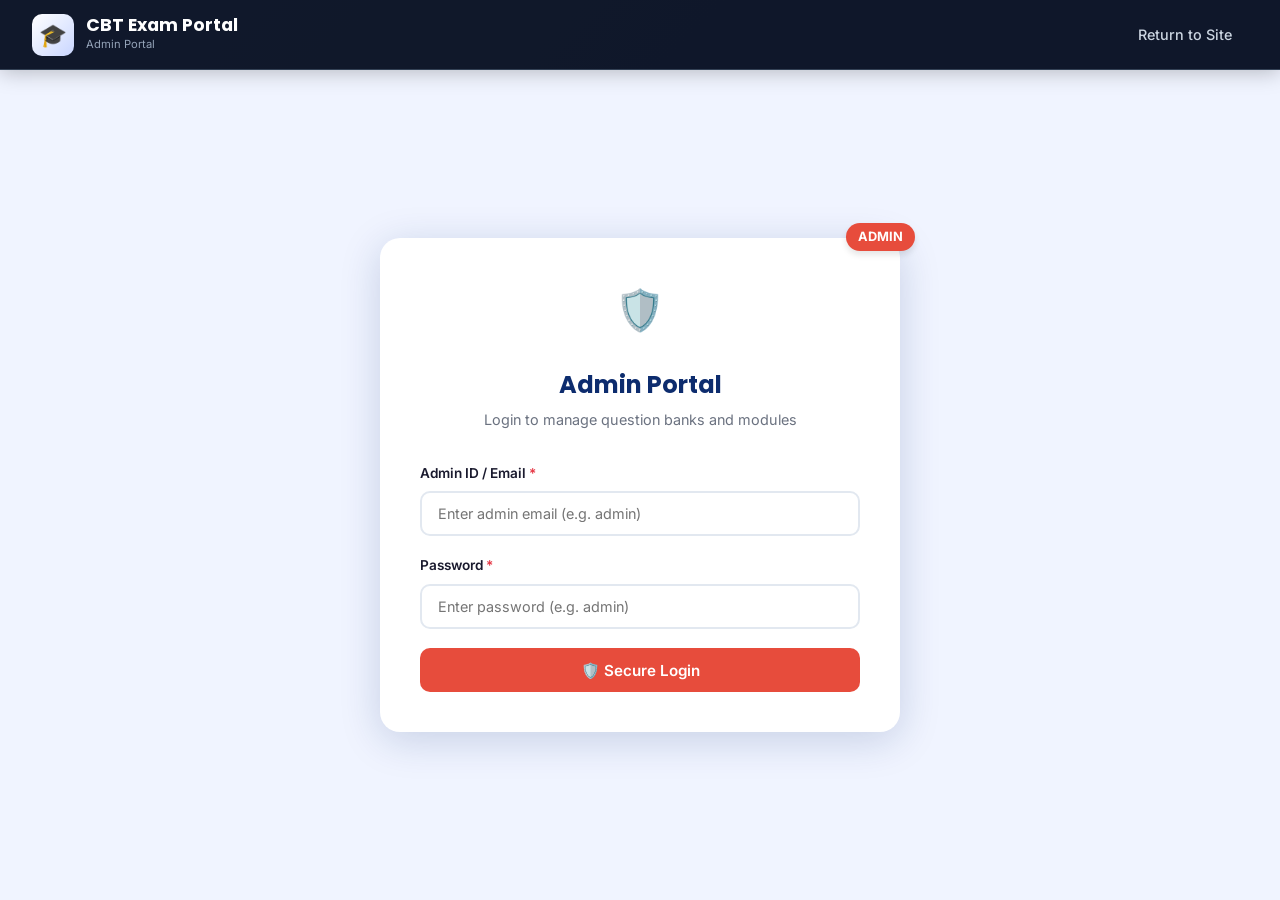
<file: admin-dashboard.html>
<!DOCTYPE html>
<html lang="en">
<head>
<meta charset="UTF-8">
<meta name="viewport" content="width=device-width, initial-scale=1.0">
<title>Admin Dashboard - CBT Exam Portal</title>
<link rel="stylesheet" href="styles/main.css">
<style>
  .admin-sidebar {
    background: #0f172a;
    color: #f8fafc;
  }
  .admin-sidebar a {
    color: #cbd5e1;
  }
  .admin-sidebar a:hover, .admin-sidebar a.active {
    background: #1e293b;
    color: #fff;
    border-left: 4px solid var(--danger);
  }
  
  .upload-area {
    border: 2px dashed #cbd5e1;
    border-radius: var(--radius);
    padding: 3rem 2rem;
    text-align: center;
    background: #f8fafc;
    cursor: pointer;
    transition: all 0.2s;
    margin-bottom: 1.5rem;
  }
  .upload-area:hover {
    border-color: var(--primary);
    background: #eff6ff;
  }
  .upload-icon {
    font-size: 3rem;
    color: #94a3b8;
    margin-bottom: 1rem;
  }
  
  .progress-container {
    width: 100%;
    background-color: #e2e8f0;
    border-radius: 10px;
    margin: 1rem 0;
    height: 10px;
    overflow: hidden;
    display: none;
  }
  .progress-bar {
    width: 0%;
    height: 100%;
    background-color: var(--success);
    transition: width 0.1s ease;
  }
  
  .table {
    width: 100%;
    border-collapse: collapse;
    margin-top: 1rem;
    background: white;
    border-radius: var(--radius);
    overflow: hidden;
    box-shadow: var(--shadow-sm);
  }
  .table th, .table td {
    padding: 1rem;
    text-align: left;
    border-bottom: 1px solid var(--border);
  }
  .table th {
    background: #f8fafc;
    font-weight: 600;
    color: var(--text-muted);
    font-size: 0.85rem;
    text-transform: uppercase;
  }
  .status-badge {
    padding: 0.25rem 0.6rem;
    border-radius: 20px;
    font-size: 0.75rem;
    font-weight: 600;
  }
  .status-active { background: #dcfce7; color: #166534; }

  /* Tab switcher for Create Module */
  .cm-tabs {
    display: flex;
    gap: 0;
    border-bottom: 2px solid var(--border);
    margin-bottom: 1.25rem;
  }
  .cm-tab-btn {
    padding: 0.6rem 1.1rem;
    border: none;
    background: none;
    font-size: 0.9rem;
    font-weight: 600;
    color: var(--text-muted);
    cursor: pointer;
    border-bottom: 3px solid transparent;
    margin-bottom: -2px;
    transition: color 0.15s, border-color 0.15s;
  }
  .cm-tab-btn.active {
    color: var(--primary);
    border-bottom-color: var(--primary);
  }
  .cm-tab-panel { display: none; }
  .cm-tab-panel.active { display: block; }

  /* CSV drop zone inside Create Module */
  .cm-drop-zone {
    border: 2px dashed #cbd5e1;
    border-radius: var(--radius);
    padding: 2rem 1.5rem;
    text-align: center;
    background: #f8fafc;
    cursor: pointer;
    transition: all 0.2s;
    margin-bottom: 1rem;
  }
  .cm-drop-zone.drag-over { border-color: var(--primary); background: #eff6ff; }
  .cm-drop-zone:hover { border-color: var(--primary); background: #eff6ff; }
  .cm-csv-preview {
    background: #f1f5f9;
    border-radius: var(--radius);
    padding: 0.75rem 1rem;
    font-size: 0.82rem;
    color: var(--text-muted);
    margin-bottom: 1rem;
    max-height: 160px;
    overflow-y: auto;
    display: none;
  }

  /* Create Module - Question Builder */
  .q-builder-card {
    background: #f8fafc;
    border: 1px solid var(--border);
    border-radius: var(--radius);
    padding: 1.25rem;
    margin-bottom: 0.75rem;
    position: relative;
    transition: box-shadow 0.15s;
  }
  .q-builder-card:hover { box-shadow: 0 2px 8px rgba(0,0,0,0.07); }
  .q-builder-header {
    display: flex;
    justify-content: space-between;
    align-items: center;
    margin-bottom: 0.75rem;
  }
  .q-number {
    background: var(--primary);
    color: #fff;
    font-size: 0.75rem;
    font-weight: 700;
    padding: 0.2rem 0.55rem;
    border-radius: 20px;
  }
  .q-delete-btn {
    background: #fee2e2;
    color: #991b1b;
    border: none;
    border-radius: 6px;
    padding: 0.25rem 0.6rem;
    font-size: 0.75rem;
    cursor: pointer;
    font-weight: 600;
    transition: background 0.15s;
  }
  .q-delete-btn:hover { background: #fca5a5; }
  .options-grid {
    display: grid;
    grid-template-columns: 1fr 1fr;
    gap: 0.5rem;
    margin: 0.5rem 0;
  }
  .option-row {
    display: flex;
    align-items: center;
    gap: 0.4rem;
  }
  .option-label {
    font-size: 0.8rem;
    font-weight: 700;
    color: var(--text-muted);
    min-width: 18px;
  }
  .q-empty-state {
    text-align: center;
    padding: 2rem;
    color: var(--text-muted);
    border: 2px dashed var(--border);
    border-radius: var(--radius);
    font-size: 0.9rem;
  }
  .step-badge {
    display: inline-flex;
    align-items: center;
    justify-content: center;
    width: 1.6rem;
    height: 1.6rem;
    background: var(--primary);
    color: #fff;
    border-radius: 50%;
    font-size: 0.75rem;
    font-weight: 700;
    margin-right: 0.4rem;
  }

  /* User-type pill toggle (Create User) */
  .au-type-toggle {
    display: flex;
    gap: 0;
    background: #f1f5f9;
    border-radius: 10px;
    padding: 4px;
    width: fit-content;
    margin-bottom: 1.25rem;
  }
  .au-type-btn {
    padding: 0.45rem 1.25rem;
    border: none;
    border-radius: 8px;
    font-size: 0.88rem;
    font-weight: 600;
    cursor: pointer;
    background: transparent;
    color: var(--text-muted);
    transition: background 0.2s, color 0.2s;
  }
  .au-type-btn.active {
    background: #fff;
    color: var(--primary);
    box-shadow: 0 1px 4px rgba(0,0,0,0.1);
  }
  .au-type-btn.teacher-active {
    background: #fff;
    color: #7c3aed;
    box-shadow: 0 1px 4px rgba(0,0,0,0.1);
  }

  /* Toast notification */
  #adminToast {
    position: fixed;
    bottom: 2rem;
    right: 2rem;
    background: #166534;
    color: #fff;
    padding: 0.85rem 1.5rem;
    border-radius: 10px;
    font-size: 0.95rem;
    font-weight: 600;
    box-shadow: 0 4px 16px rgba(0,0,0,0.18);
    z-index: 99999;
    opacity: 0;
    transform: translateY(20px);
    transition: opacity 0.3s, transform 0.3s;
    pointer-events: none;
  }
  #adminToast.show {
    opacity: 1;
    transform: translateY(0);
  }
</style>
</head>
<body>
<nav class="navbar" style="background:#0f172a; border-bottom:1px solid #1e293b;">
  <a href="#" class="navbar-brand">
    <div class="logo-icon">🛡️</div>
    <div><div class="brand-name" style="color:white;">CBT Exam Portal</div><div class="brand-sub" style="color:#94a3b8;">Admin Console</div></div>
  </a>
  <ul class="nav-links" id="navLinks">
    <li><a href="#" style="color:white;" onclick="adminLogout()">Logout</a></li>
  </ul>
</nav>

<div class="dashboard-layout">
  <!-- SIDEBAR -->
  <aside class="sidebar admin-sidebar">
    <div class="sidebar-user" style="border-bottom-color:#1e293b;">
      <div class="sidebar-avatar" style="background:var(--danger);color:white;">A</div>
      <h4>Super Admin</h4>
      <p style="color:#94a3b8;">System Administrator</p>
    </div>
    <ul class="sidebar-nav">
      <li><a href="#" onclick="showSection('dashboard')" id="nav-dashboard" class="active"><span class="nav-icon">📊</span> Overview</a></li>
      <li><a href="#" onclick="showSection('upload')" id="nav-upload"><span class="nav-icon">📤</span> Question Bank Upload</a></li>
      <li><a href="#" onclick="showSection('create')" id="nav-create"><span class="nav-icon">➕</span> Create Module</a></li>
      <li><a href="#" onclick="showSection('users')" id="nav-users"><span class="nav-icon">👥</span> Manage Trainees</a></li>
      <li><a href="#" onclick="showSection('adduser')" id="nav-adduser"><span class="nav-icon">🧑‍🎓</span> Create User</a></li>
    </ul>
  </aside>

  <!-- MAIN CONTENT -->
  <main class="main-content">
    
    <!-- DASHBOARD OVERVIEW -->
    <div id="sec-dashboard">
      <div class="page-title">Admin Overview</div>
      <div class="page-sub">System statistics and latest activities</div>
      
      <div class="dashboard-cards" style="margin-top:2rem;">
        <div class="dash-card">
          <div class="dash-card-icon" style="background:#dbeafe;color:var(--primary);">👥</div>
          <div><h3>1,204</h3><p>Active Trainees</p></div>
        </div>
        <div class="dash-card">
          <div class="dash-card-icon" style="background:#dcfce7;color:var(--success);">📝</div>
          <div><h3>45,892</h3><p>Tests Attempted</p></div>
        </div>
        <div class="dash-card">
          <div class="dash-card-icon" style="background:#fef3c7;color:var(--warning);">📚</div>
          <div><h3 id="statModules">24</h3><p>Test Modules</p></div>
        </div>
        <div class="dash-card">
          <div class="dash-card-icon" style="background:#fee2e2;color:var(--danger);">🚨</div>
          <div><h3>0</h3><p>System Alerts</p></div>
        </div>
      </div>
      
      <h3 style="margin-top:2.5rem;margin-bottom:1rem;color:var(--primary);">Recent Activities</h3>
      <div class="form-card">
        <p style="color:var(--text-muted);">No new system activities reported today.</p>
      </div>
    </div>

    <!-- UPLOAD QUESTION PDF SECTION -->
    <div id="sec-upload" class="hidden">
      <div class="page-title">Upload Questions PDF</div>
      <div class="page-sub">Add advanced test modules directly through PDF imports</div>
      
      <div style="display:grid; grid-template-columns: 1fr 2fr; gap: 2rem; align-items: start; margin-top:2rem;">
        
        <!-- Upload Form -->
        <div class="form-card">
          <form id="uploadForm">
            <div class="form-group">
              <label>Select Trade</label>
              <select id="tradeSelect" class="form-control" style="width:100%;padding:0.75rem;border:1px solid var(--border);border-radius:var(--radius);font-size:1rem; outline:none;">
                <option value="Electrician">Electrician</option>
                <option value="Fitter">Fitter</option>
                <option value="Welder">Welder</option>
                <option value="COPA">COPA</option>
              </select>
            </div>
            <div class="form-group">
              <label>Language</label>
              <select id="langSelect" class="form-control" style="width:100%;padding:0.75rem;border:1px solid var(--border);border-radius:var(--radius);font-size:1rem; outline:none;">
                <option value="English">English</option>
                <option value="Hindi">Hindi</option>
                <option value="Gujarati">Gujarati</option>
              </select>
            </div>
            <div class="form-group">
              <label>Test Module Name</label>
              <input type="text" id="moduleName" placeholder="e.g. Advanced Workshop Theory" required>
            </div>
            
            <div class="form-group">
              <div style="display:flex; justify-content:space-between; align-items:center;">
                <label style="margin:0;">Questions CSV File</label>
                <a href="#" onclick="downloadSampleCSV()" style="font-size:0.85rem; color:var(--primary); font-weight:600; text-decoration:none;">📥 Download Sample CSV</a>
              </div>
              <input type="file" id="csvInput" accept=".csv" style="display:none;" onchange="handleFileSelect(event)">
              
              <div class="upload-area" id="dropzone" onclick="document.getElementById('csvInput').click()" style="margin-top:0.5rem;">
                <div class="upload-icon">📊</div>
                <h4 style="margin-bottom:0.5rem;" id="fileNameDisplay">Click to browse or drag CSV here</h4>
                <p style="font-size:0.85rem;color:var(--text-muted);">Only valid .csv files following the sample format.</p>
              </div>
            </div>
            
            <div class="progress-container" id="uploadProgressContainer">
              <div class="progress-bar" id="uploadProgressBar"></div>
            </div>
            
            <p id="uploadStatus" style="font-size:0.85rem; font-weight:600; margin-bottom:1rem;"></p>
            
            <button type="button" class="btn btn-primary btn-full" id="uploadBtn" onclick="handleCsvUpload()">Upload Questions 📤</button>
          </form>
        </div>
        
        <!-- Uploaded Modules List -->
        <div>
          <h3>Currently Active Modules</h3>
          <p style="font-size:0.85rem;color:var(--text-muted);margin-bottom:1rem;">Modules uploaded via PDF extractor.</p>
          
          <table class="table">
            <thead>
              <tr>
                <th>Module Name</th>
                <th>Trade & Lang</th>
                <th>Status</th>
                <th>Action</th>
              </tr>
            </thead>
            <tbody id="modulesTableBody">
              <!-- Dynamically populated -->
            </tbody>
          </table>
        </div>
        
      </div>
    </div>

    <!-- CREATE MODULE SECTION -->
    <div id="sec-create" class="hidden">
      <div class="page-title">Create Test Module</div>
      <div class="page-sub">Build a new test module manually or import questions from a CSV file</div>

      <div style="display:grid; grid-template-columns: 1fr 1.6fr; gap: 2rem; align-items: start; margin-top:2rem;">

        <!-- Left: Module Details + Question Input (Tabbed) -->
        <div>
          <!-- Step 1: Module Details -->
          <div class="form-card" style="margin-bottom:1.5rem;">
            <div style="margin-bottom:1rem;font-weight:700;font-size:1rem;">
              <span class="step-badge">1</span> Module Details
            </div>
            <div class="form-group">
              <label>Module Name <span class="req">*</span></label>
              <input type="text" id="cm-name" placeholder="e.g. Advanced Electrical Theory">
            </div>
            <div class="form-group">
              <label>Trade <span class="req">*</span></label>
              <select id="cm-trade" style="width:100%;padding:0.75rem;border:1px solid var(--border);border-radius:var(--radius);font-size:1rem;outline:none;">
                <option value="Electrician">Electrician</option>
                <option value="Fitter">Fitter</option>
                <option value="Welder">Welder</option>
                <option value="COPA">COPA</option>
                <option value="Mechanic Motor Vehicle">Mechanic Motor Vehicle</option>
                <option value="Plumber">Plumber</option>
                <option value="Carpenter">Carpenter</option>
                <option value="Turner">Turner</option>
              </select>
            </div>
            <div class="form-group">
              <label>Language <span class="req">*</span></label>
              <select id="cm-lang" style="width:100%;padding:0.75rem;border:1px solid var(--border);border-radius:var(--radius);font-size:1rem;outline:none;">
                <option value="English">English</option>
                <option value="Hindi">Hindi</option>
                <option value="Gujarati">Gujarati</option>
              </select>
            </div>
          </div>

          <!-- Step 2: Add Questions (Tabbed: Manual / CSV Import) -->
          <div class="form-card">
            <div style="margin-bottom:0.75rem;font-weight:700;font-size:1rem;">
              <span class="step-badge">2</span> Add Questions
            </div>

            <!-- Tab Switcher -->
            <div class="cm-tabs">
              <button class="cm-tab-btn active" id="tab-manual-btn" onclick="switchCmTab('manual')">✏️ Manual Entry</button>
              <button class="cm-tab-btn" id="tab-csv-btn" onclick="switchCmTab('csv')">📂 CSV Import</button>
            </div>

            <!-- Manual Entry Tab -->
            <div class="cm-tab-panel active" id="cm-tab-manual">
              <div class="form-group">
                <label>Question Text <span class="req">*</span></label>
                <textarea id="cm-question" rows="3" placeholder="Enter the question here..." style="width:100%;padding:0.75rem;border:1px solid var(--border);border-radius:var(--radius);font-size:0.95rem;resize:vertical;outline:none;font-family:inherit;"></textarea>
              </div>
              <div class="form-group">
                <label>Answer Options <span class="req">*</span></label>
                <div class="options-grid">
                  <div class="option-row"><span class="option-label">A</span><input type="text" id="cm-optA" placeholder="Option A"></div>
                  <div class="option-row"><span class="option-label">B</span><input type="text" id="cm-optB" placeholder="Option B"></div>
                  <div class="option-row"><span class="option-label">C</span><input type="text" id="cm-optC" placeholder="Option C"></div>
                  <div class="option-row"><span class="option-label">D</span><input type="text" id="cm-optD" placeholder="Option D"></div>
                </div>
              </div>
              <div class="form-group">
                <label>Correct Answer <span class="req">*</span></label>
                <div style="display:flex;gap:1rem;margin-top:0.25rem;">
                  <label style="display:flex;align-items:center;gap:0.3rem;cursor:pointer;"><input type="radio" name="cm-correct" value="0"> A</label>
                  <label style="display:flex;align-items:center;gap:0.3rem;cursor:pointer;"><input type="radio" name="cm-correct" value="1"> B</label>
                  <label style="display:flex;align-items:center;gap:0.3rem;cursor:pointer;"><input type="radio" name="cm-correct" value="2"> C</label>
                  <label style="display:flex;align-items:center;gap:0.3rem;cursor:pointer;"><input type="radio" name="cm-correct" value="3"> D</label>
                </div>
              </div>
              <div class="form-group">
                <label>Explanation <span style="color:var(--text-muted);font-weight:400;">(optional)</span></label>
                <input type="text" id="cm-explanation" placeholder="Brief explanation of the correct answer">
              </div>
              <button type="button" class="btn btn-primary btn-full" onclick="addQuestion()">➕ Add Question to Module</button>
            </div>

            <!-- CSV Import Tab -->
            <div class="cm-tab-panel" id="cm-tab-csv">
              <div style="display:flex;justify-content:space-between;align-items:center;margin-bottom:0.75rem;">
                <p style="margin:0;font-size:0.85rem;color:var(--text-muted);">Upload a CSV file to bulk-import questions.</p>
                <a href="#" onclick="downloadCmSampleCSV()" style="font-size:0.82rem;color:var(--primary);font-weight:600;text-decoration:none;white-space:nowrap;">📥 Sample CSV</a>
              </div>

              <input type="file" id="cm-csv-input" accept=".csv" style="display:none;" onchange="handleCmCsvSelect(event)">
              <div class="cm-drop-zone" id="cm-drop-zone"
                onclick="document.getElementById('cm-csv-input').click()"
                ondragover="cmDragOver(event)" ondragleave="cmDragLeave(event)" ondrop="cmDrop(event)">
                <div style="font-size:2.2rem;margin-bottom:0.5rem;">📊</div>
                <div id="cm-csv-filename" style="font-weight:600;font-size:0.93rem;">Click to browse or drag CSV here</div>
                <div style="font-size:0.8rem;color:var(--text-muted);margin-top:0.3rem;">CSV columns: Question, Opt A, Opt B, Opt C, Opt D, Correct (1-4), Explanation</div>
              </div>

              <div class="cm-csv-preview" id="cm-csv-preview"></div>

              <div id="cm-csv-status" style="font-size:0.85rem;font-weight:600;margin-bottom:0.75rem;"></div>

              <button type="button" class="btn btn-primary btn-full" id="cm-import-btn" onclick="importCsvQuestions()" disabled
                style="opacity:0.5;">📥 Import Questions into Module</button>
            </div>
          </div>
        </div>

        <!-- Right: Live Question Preview -->
        <div>
          <div style="display:flex;justify-content:space-between;align-items:center;margin-bottom:1rem;">
            <h3 style="margin:0;">Questions Added <span id="cm-q-count" style="background:#dbeafe;color:var(--primary);font-size:0.8rem;padding:0.15rem 0.5rem;border-radius:20px;margin-left:0.4rem;">0</span></h3>
            <button class="btn btn-primary" onclick="saveNewModule()" style="padding:0.55rem 1.25rem;">💾 Save Module</button>
          </div>
          <div id="cm-questions-list">
            <div class="q-empty-state">📋 No questions added yet.<br>Use Manual Entry or CSV Import on the left.</div>
          </div>
        </div>

      </div>
    </div>
    
    <!-- USERS SECTION -->
    <div id="sec-users" class="hidden">
      <div class="page-title">Manage Trainees</div>
      <div class="page-sub">View and block user access to the CBT portal</div>
      
      <table class="table" style="margin-top:2rem;">
        <thead>
          <tr>
            <th>Trainee Details</th>
            <th>Trade / Reg. No</th>
            <th>Contact</th>
            <th>Status</th>
            <th>Action</th>
          </tr>
        </thead>
        <tbody id="usersTableBody">
          <!-- Dynamically populated -->
        </tbody>
      </table>
    </div>

    <!-- CREATE USER SECTION -->
    <div id="sec-adduser" class="hidden">
      <div class="page-title">Create New User</div>
      <div class="page-sub" id="au-page-sub">Register a new trainee or teacher directly</div>

      <div style="display:grid; grid-template-columns: 1.3fr 1fr; gap: 2rem; align-items: start; margin-top:2rem;">

        <!-- Left: Registration Form -->
        <div class="form-card">
          <!-- User Type toggle -->
          <div class="form-group" style="margin-bottom:1rem;">
            <label style="font-size:0.82rem;color:var(--text-muted);font-weight:600;text-transform:uppercase;letter-spacing:0.04em;">User Type</label>
            <div class="au-type-toggle" style="margin-top:0.4rem;">
              <button class="au-type-btn active" id="au-type-trainee" onclick="auSetUserType('trainee')">🎓 Trainee</button>
              <button class="au-type-btn" id="au-type-teacher" onclick="auSetUserType('teacher')">👨‍🏫 Teacher</button>
            </div>
          </div>

          <div id="au-alert" style="margin-bottom:0.75rem;"></div>

          <!-- Row 1 -->
          <div style="display:grid;grid-template-columns:1fr 1fr;gap:0.75rem;">
            <div class="form-group">
              <label>Full Name <span class="req">*</span></label>
              <input type="text" id="au-name" placeholder="Full name">
            </div>
            <div class="form-group">
              <label>Mobile Number <span class="req">*</span></label>
              <input type="tel" id="au-mobile" placeholder="10-digit" maxlength="10">
            </div>
          </div>

          <!-- Row 2 -->
          <div style="display:grid;grid-template-columns:1fr 1fr;gap:0.75rem;">
            <div class="form-group">
              <label>Email ID <span class="req">*</span></label>
              <input type="email" id="au-email" placeholder="email@example.com">
            </div>
            <div class="form-group">
              <label>Father's Name</label>
              <input type="text" id="au-father" placeholder="Father's name (optional)">
            </div>
          </div>

          <!-- Row 3: Gender -->
          <div class="form-group">
            <label>Gender <span class="req">*</span></label>
            <div style="display:flex;gap:1.2rem;margin-top:0.35rem;">
              <label style="display:flex;align-items:center;gap:0.3rem;cursor:pointer;"><input type="radio" name="au-gender" value="Male"> Male</label>
              <label style="display:flex;align-items:center;gap:0.3rem;cursor:pointer;"><input type="radio" name="au-gender" value="Female"> Female</label>
              <label style="display:flex;align-items:center;gap:0.3rem;cursor:pointer;"><input type="radio" name="au-gender" value="Other"> Other</label>
            </div>
          </div>

          <!-- Row 4: Scheme (hidden for Teacher) -->
          <div class="form-group" id="au-scheme-row">
            <label>Scheme <span class="req">*</span></label>
            <div style="display:flex;gap:1.2rem;margin-top:0.35rem;">
              <label style="display:flex;align-items:center;gap:0.3rem;cursor:pointer;"><input type="radio" name="au-scheme" value="CTS" onchange="auUpdateTrades()"> CTS</label>
              <label style="display:flex;align-items:center;gap:0.3rem;cursor:pointer;"><input type="radio" name="au-scheme" value="CITS" onchange="auUpdateTrades()"> CITS</label>
            </div>
          </div>

          <!-- Teacher only: Designation + Department (shown only for Teacher) -->
          <div id="au-teacher-fields" style="display:none;">
            <div style="display:grid;grid-template-columns:1fr 1fr;gap:0.75rem;">
              <div class="form-group">
                <label>Designation <span class="req">*</span></label>
                <select id="au-designation" style="width:100%;padding:0.7rem;border:1px solid var(--border);border-radius:var(--radius);font-size:0.95rem;outline:none;">
                  <option value="">-- Select Designation --</option>
                  <option>Instructor</option>
                  <option>Junior Instructor</option>
                  <option>Senior Instructor</option>
                  <option>Head of Department (HOD)</option>
                  <option>Principal</option>
                  <option>Training Officer</option>
                  <option>Lecturer</option>
                  <option>Assistant Instructor</option>
                </select>
              </div>
              <div class="form-group">
                <label>Subject / Department <span class="req">*</span></label>
                <input type="text" id="au-department" placeholder="e.g. Electrician, COPA">
              </div>
            </div>
          </div>

          <!-- Row 5: Trade (trainee) + Language -->
          <div style="display:grid;grid-template-columns:1fr 1fr;gap:0.75rem;">
            <div class="form-group" id="au-trade-row">
              <label id="au-trade-label">Trade <span class="req">*</span></label>
              <select id="au-trade" style="width:100%;padding:0.7rem;border:1px solid var(--border);border-radius:var(--radius);font-size:0.95rem;outline:none;">
                <option value="">-- Select Scheme First --</option>
              </select>
            </div>
            <div class="form-group">
              <label>Language <span class="req">*</span></label>
              <select id="au-lang" style="width:100%;padding:0.7rem;border:1px solid var(--border);border-radius:var(--radius);font-size:0.95rem;outline:none;">
                <option value="">-- Select Language --</option>
              </select>		  
			  
            </div>
          </div>

          <!-- Row 6: State + District -->
          <div class="form-row">
        <div class="form-group">
          <label>State / UT <span class="req">*</span></label>
          <select id="state"><option value="">-- Select State --</option></select>
          <div class="field-error" id="stateErr"></div>
        </div>
        <div class="form-group">
          <label>District</label>
          <input type="text" id="district" placeholder="Your district">
        </div>
      </div>

          <!-- Row 7: Institute -->
          <div class="form-group">
            <label>Institute Name <span class="req">*</span></label>
            <input type="text" id="au-institute" placeholder="ITI / NSTI / IToT name">
          </div>

          <!-- Row 8: Password -->
          <div style="display:grid;grid-template-columns:1fr 1fr;gap:0.75rem;">
            <div class="form-group">
              <label>Set Password <span class="req">*</span></label>
              <div style="position:relative;">
                <input type="password" id="au-pass" placeholder="Min. 6 characters" style="padding-right:2.5rem;">
                <span onclick="auTogglePass('au-pass',this)" style="position:absolute;right:0.6rem;top:50%;transform:translateY(-50%);cursor:pointer;font-size:1.1rem;">👁️</span>
              </div>
            </div>
            <div class="form-group">
              <label>Confirm Password <span class="req">*</span></label>
              <div style="position:relative;">
                <input type="password" id="au-cpass" placeholder="Re-enter password" style="padding-right:2.5rem;">
                <span onclick="auTogglePass('au-cpass',this)" style="position:absolute;right:0.6rem;top:50%;transform:translateY(-50%);cursor:pointer;font-size:1.1rem;">👁️</span>
              </div>
            </div>
          </div>

          <!-- Reg No (auto) -->
          <div class="form-group" style="margin-bottom:1.25rem;">
            <label>Registration Number <span style="font-size:0.78rem;color:var(--text-muted);font-weight:400;">(auto-generated)</span></label>
            <input type="text" id="au-regno" readonly style="background:#f1f5f9;color:var(--text-muted);cursor:not-allowed;">
          </div>

          <div style="display:flex;gap:0.75rem;">
            <button type="button" class="btn btn-primary" style="flex:1;" id="au-submit-btn" onclick="createUser()">🎓 Create Trainee</button>
            <button type="button" class="btn btn-secondary" onclick="resetCreateUserForm()">↺ Reset</button>
          </div>
        </div>

        <!-- Right: Recently Created Users -->
        <div>
          <div style="display:flex;justify-content:space-between;align-items:center;margin-bottom:1rem;">
            <h3 style="margin:0;">Recently Created <span id="au-created-count" style="background:#dbeafe;color:var(--primary);font-size:0.8rem;padding:0.15rem 0.5rem;border-radius:20px;margin-left:0.4rem;">0</span></h3>
            <button class="btn" style="font-size:0.8rem;padding:0.35rem 0.8rem;background:#fee2e2;color:#991b1b;border:none;" onclick="auClearCreated()">🗑 Clear List</button>
          </div>
          <div id="au-recent-list">
            <div class="q-empty-state">👤 No users created yet in this session.<br>Fill the form and click "Create User".</div>
          </div>
        </div>

      </div>
    </div>

  </main>
</div>

<!-- Toast Notification -->
<div id="adminToast">✅ Assignments saved successfully!</div>

<!-- ASSIGN TESTS MODAL -->
<div class="modal-overlay" id="assignTestsModal" style="z-index:9999;">
  <div class="modal" style="text-align:left; max-width:500px;">
    <div style="font-size:2rem;margin-bottom:0.5rem;text-align:center;">📋</div>
    <h3 style="text-align:center;">Assign Test Modules</h3>
    <p style="text-align:center; color:var(--text-muted); margin-bottom:1rem;" id="assignModalSub">Select which exams this user can view and attempt.</p>
    
    <div id="assignTestsList" style="max-height:300px; overflow-y:auto; border:1px solid var(--border); border-radius:8px; padding:0.5rem; margin-bottom:1.5rem;">
      <!-- Populated dynamically -->
    </div>

    <div class="modal-buttons" style="display:flex; justify-content:flex-end; gap:0.5rem;">
      <button class="btn btn-secondary" onclick="closeAssignModal()">Cancel</button>
      <button class="btn btn-primary" onclick="saveAssignedTests()">Save Assignments ✓</button>
    </div>
  </div>
</div>

<script>
// Authentication check
if (localStorage.getItem('cbt_admin_logged_in') !== 'true') {
  window.location.href = 'admin-login.html';
}

function adminLogout() {
  localStorage.removeItem('cbt_admin_logged_in');
  window.location.href = 'index.html';
}

function showSection(sec) {
  ['dashboard','upload','create','users','adduser'].forEach(s => {
    document.getElementById('sec-'+s).classList.add('hidden');
    const nav = document.getElementById('nav-'+s);
    if (nav) nav.classList.remove('active');
  });
  document.getElementById('sec-'+sec).classList.remove('hidden');
  const navEl = document.getElementById('nav-'+sec);
  if (navEl) navEl.classList.add('active');
  
  if (sec === 'upload') renderModules();
  if (sec === 'users') renderUsers();
  if (sec === 'adduser') auInitDropdowns();
}

// ====== CREATE MODULE ======
let cmQuestions = [];
let cmParsedCsvQuestions = [];

// Tab switching
function switchCmTab(tab) {
  ['manual','csv'].forEach(t => {
    document.getElementById('cm-tab-'+t).classList.toggle('active', t === tab);
    document.getElementById('tab-'+t+'-btn').classList.toggle('active', t === tab);
  });
}

function addQuestion() {
  const q = document.getElementById('cm-question').value.trim();
  const a = document.getElementById('cm-optA').value.trim();
  const b = document.getElementById('cm-optB').value.trim();
  const c = document.getElementById('cm-optC').value.trim();
  const d = document.getElementById('cm-optD').value.trim();
  const correctEl = document.querySelector('input[name="cm-correct"]:checked');
  const exp = document.getElementById('cm-explanation').value.trim();

  if (!q) return alert('Please enter the question text.');
  if (!a || !b || !c || !d) return alert('Please fill in all four answer options.');
  if (!correctEl) return alert('Please select the correct answer (A / B / C / D).');

  cmQuestions.push({
    id: cmQuestions.length + 1,
    question: q,
    options: [a, b, c, d],
    correct: parseInt(correctEl.value),
    explanation: exp
  });

  // Clear question form
  document.getElementById('cm-question').value = '';
  document.getElementById('cm-optA').value = '';
  document.getElementById('cm-optB').value = '';
  document.getElementById('cm-optC').value = '';
  document.getElementById('cm-optD').value = '';
  document.querySelectorAll('input[name="cm-correct"]').forEach(r => r.checked = false);
  document.getElementById('cm-explanation').value = '';

  renderQuestionList();
  document.getElementById('cm-question').focus();
}

function removeQuestion(idx) {
  cmQuestions.splice(idx, 1);
  // Re-number
  cmQuestions.forEach((q, i) => q.id = i + 1);
  renderQuestionList();
}

function renderQuestionList() {
  const container = document.getElementById('cm-questions-list');
  document.getElementById('cm-q-count').textContent = cmQuestions.length;
  const optLetters = ['A', 'B', 'C', 'D'];

  if (cmQuestions.length === 0) {
    container.innerHTML = '<div class="q-empty-state">📋 No questions added yet.<br>Fill the form on the left and click "Add Question".</div>';
    return;
  }

  container.innerHTML = cmQuestions.map((q, i) => `
    <div class="q-builder-card">
      <div class="q-builder-header">
        <span class="q-number">Q${i + 1}</span>
        <button class="q-delete-btn" onclick="removeQuestion(${i})">🗑 Remove</button>
      </div>
      <div style="font-weight:600;margin-bottom:0.5rem;font-size:0.9rem;">${q.question}</div>
      <div style="display:grid;grid-template-columns:1fr 1fr;gap:0.25rem;">
        ${q.options.map((opt, oi) => `
          <div style="font-size:0.82rem;padding:0.2rem 0.4rem;border-radius:4px;background:${oi===q.correct?'#dcfce7':'#f1f5f9'};color:${oi===q.correct?'#166534':'inherit'};font-weight:${oi===q.correct?'700':'400'};">
            <b>${optLetters[oi]}.</b> ${opt}${oi===q.correct?' ✓':''}
          </div>`).join('')}
      </div>
      ${q.explanation ? `<div style="font-size:0.78rem;color:var(--text-muted);margin-top:0.4rem;">💡 ${q.explanation}</div>` : ''}
    </div>
  `).join('');
}

function saveNewModule() {
  const name = document.getElementById('cm-name').value.trim();
  const trade = document.getElementById('cm-trade').value;
  const lang = document.getElementById('cm-lang').value;

  if (!name) return alert('Please enter the Module Name before saving.');
  if (cmQuestions.length === 0) return alert('Please add at least one question before saving the module.');

  const newId = 'custom-' + Date.now();
  const moduleEntry = { id: newId, name, trade, lang, date: new Date().toISOString(), questionCount: cmQuestions.length };

  // Save module metadata
  let modules = JSON.parse(localStorage.getItem('cbt_admin_modules') || '[]');
  modules.push(moduleEntry);
  localStorage.setItem('cbt_admin_modules', JSON.stringify(modules));

  // Save questions bank
  localStorage.setItem('cbt_bank_' + newId, JSON.stringify(cmQuestions));

  showToast(`✅ Module "${name}" saved with ${cmQuestions.length} questions!`);
  resetModuleForm();
}

function resetModuleForm() {
  document.getElementById('cm-name').value = '';
  document.getElementById('cm-trade').selectedIndex = 0;
  document.getElementById('cm-lang').selectedIndex = 0;
  document.getElementById('cm-question').value = '';
  document.getElementById('cm-optA').value = '';
  document.getElementById('cm-optB').value = '';
  document.getElementById('cm-optC').value = '';
  document.getElementById('cm-optD').value = '';
  document.querySelectorAll('input[name="cm-correct"]').forEach(r => r.checked = false);
  document.getElementById('cm-explanation').value = '';
  cmQuestions = [];
  resetCmCsvState();
  renderQuestionList();
}

// ====== CSV IMPORT IN CREATE MODULE ======
function downloadCmSampleCSV() {
  const content = "Question Text,Option A,Option B,Option C,Option D,Correct Answer (1/2/3/4),Explanation\n" +
    "What is the unit of electric current?,Volt,Ampere,Ohm,Watt,2,Electric current is measured in Amperes (A).\n" +
    "Which gas is used in welding?,Oxygen,Nitrogen,Argon,Helium,3,Argon is commonly used as a shielding gas in MIG/TIG welding.";
  const blob = new Blob([content], { type: 'text/csv;charset=utf-8;' });
  const url = URL.createObjectURL(blob);
  const a = document.createElement('a');
  a.href = url; a.download = 'sample_create_module.csv';
  document.body.appendChild(a); a.click(); document.body.removeChild(a);
}

function cmDragOver(e) {
  e.preventDefault();
  document.getElementById('cm-drop-zone').classList.add('drag-over');
}
function cmDragLeave(e) {
  document.getElementById('cm-drop-zone').classList.remove('drag-over');
}
function cmDrop(e) {
  e.preventDefault();
  document.getElementById('cm-drop-zone').classList.remove('drag-over');
  const file = e.dataTransfer.files[0];
  if (file && file.name.endsWith('.csv')) {
    processCmCsvFile(file);
  } else {
    alert('Please drop a valid .csv file.');
  }
}

function handleCmCsvSelect(event) {
  const file = event.target.files[0];
  if (file) processCmCsvFile(file);
}

function processCmCsvFile(file) {
  document.getElementById('cm-csv-filename').textContent = file.name;
  document.getElementById('cm-csv-filename').style.color = 'var(--primary)';
  const statusEl = document.getElementById('cm-csv-status');
  statusEl.textContent = 'Reading file...';
  statusEl.style.color = 'var(--text-muted)';

  const reader = new FileReader();
  reader.onload = function(e) {
    const parsed = parseCSV(e.target.result);  // reuse existing parseCSV()
    cmParsedCsvQuestions = parsed;

    if (parsed.length === 0) {
      statusEl.textContent = '❌ No valid questions found. Check the CSV format.';
      statusEl.style.color = 'var(--danger)';
      document.getElementById('cm-csv-preview').style.display = 'none';
      setImportBtnEnabled(false);
      return;
    }

    // Show preview
    const preview = document.getElementById('cm-csv-preview');
    preview.style.display = 'block';
    preview.innerHTML = `<b>${parsed.length} question(s) detected:</b><br>` +
      parsed.slice(0, 5).map((q, i) => `<div style="margin-top:0.3rem;"><b>Q${i+1}:</b> ${q.question.substring(0, 80)}${q.question.length>80?'…':''}</div>`).join('') +
      (parsed.length > 5 ? `<div style="margin-top:0.3rem;color:var(--primary);">... and ${parsed.length - 5} more</div>` : '');

    statusEl.textContent = `✅ ${parsed.length} question(s) ready to import.`;
    statusEl.style.color = 'var(--success)';
    setImportBtnEnabled(true);
  };
  reader.onerror = function() {
    document.getElementById('cm-csv-status').textContent = '❌ Error reading file.';
    document.getElementById('cm-csv-status').style.color = 'var(--danger)';
    setImportBtnEnabled(false);
  };
  reader.readAsText(file);
}

function setImportBtnEnabled(enabled) {
  const btn = document.getElementById('cm-import-btn');
  btn.disabled = !enabled;
  btn.style.opacity = enabled ? '1' : '0.5';
}

function importCsvQuestions() {
  if (cmParsedCsvQuestions.length === 0) return;
  // Merge and re-number
  cmParsedCsvQuestions.forEach(q => {
    cmQuestions.push({
      id: cmQuestions.length + 1,
      question: q.question,
      options: q.options,
      correct: q.correct,
      explanation: q.explanation
    });
  });
  // Re-number all
  cmQuestions.forEach((q, i) => q.id = i + 1);
  renderQuestionList();
  showToast(`✅ ${cmParsedCsvQuestions.length} question(s) imported successfully!`);
  resetCmCsvState();
  // Switch to manual tab to show the question list
  switchCmTab('manual');
}

function resetCmCsvState() {
  cmParsedCsvQuestions = [];
  document.getElementById('cm-csv-input').value = '';
  document.getElementById('cm-csv-filename').textContent = 'Click to browse or drag CSV here';
  document.getElementById('cm-csv-filename').style.color = 'inherit';
  document.getElementById('cm-csv-preview').style.display = 'none';
  document.getElementById('cm-csv-preview').innerHTML = '';
  document.getElementById('cm-csv-status').textContent = '';
  setImportBtnEnabled(false);
}
// ====== END CREATE MODULE ======

let selectedFile = null;

function handleFileSelect(e) {
  if (e.target.files.length > 0) {
    selectedFile = e.target.files[0];
    document.getElementById('fileNameDisplay').textContent = selectedFile.name;
    document.getElementById('fileNameDisplay').style.color = "var(--primary)";
    document.getElementById('uploadStatus').textContent = '';
  }
}

function copySample() {
  const content = "Question Text,Option A,Option B,Option C,Option D,Correct Answer (1/2/3/4),Explanation\nWhat is the main function of an operating system?,Manage hardware resources,Compile code,Edit graphics,Play videos,1,The OS acts as an intermediary between users and computer hardware.\nWhich device is used for output?,Monitor,Mouse,Keyboard,Scanner,1,A monitor is an output device used to display graphics.";
  const blob = new Blob([content], { type: 'text/csv;charset=utf-8;' });
  const url = URL.createObjectURL(blob);
  const a = document.createElement("a");
  a.href = url;
  a.download = "sample_questions.csv";
  document.body.appendChild(a);
  a.click();
  document.body.removeChild(a);
}
window.downloadSampleCSV = copySample;

function parseCSV(content) {
  const lines = content.split(/\r?\n/);
  const qs = [];
  
  for (let i = 1; i < lines.length; i++) {
    const line = lines[i].trim();
    if (!line) continue;
    
    // Simple state machine to handle CSV respecting quotes
    const row = [];
    let cur = "";
    let inQuote = false;
    for (let j = 0; j < line.length; j++) {
      let char = line[j];
      if (char === '"' && inQuote && line[j+1] === '"') {
        cur += '"'; // escaped quote
        j++;
      } else if (char === '"') {
        inQuote = !inQuote;
      } else if (char === ',' && !inQuote) {
        row.push(cur);
        cur = "";
      } else {
        cur += char;
      }
    }
    row.push(cur);
    
    if (row.length >= 7) {
      let parsedCorrect = parseInt(row[5]) - 1;
      let finalCorrect = (isNaN(parsedCorrect) || parsedCorrect < 0 || parsedCorrect > 3) ? 0 : parsedCorrect;
      qs.push({
        id: qs.length + 1,
        question: row[0].replace(/^"|"$/g, '').trim(),
        options: [row[1].replace(/^"|"$/g, '').trim(), row[2].replace(/^"|"$/g, '').trim(), row[3].replace(/^"|"$/g, '').trim(), row[4].replace(/^"|"$/g, '').trim()],
        correct: finalCorrect,
        explanation: row[6].replace(/^"|"$/g, '').trim()
      });
    }
  }
  return qs;
}

function handleCsvUpload() {
  const modName = document.getElementById('moduleName').value.trim();
  if (!modName) return alert("Please enter the Test Module Name.");
  if (!selectedFile) return alert("Please select a valid CSV file containing the questions.");
  
  const status = document.getElementById('uploadStatus');
  const btn = document.getElementById('uploadBtn');
  btn.disabled = true;
  btn.textContent = "Parsing CSV...";
  
  status.textContent = "Reading file...";
  status.style.color = "var(--text-muted)";
  
  const reader = new FileReader();
  reader.onload = function(e) {
    const content = e.target.result;
    const questions = parseCSV(content);
    
    if (questions.length === 0) {
      status.textContent = "Error: Found 0 valid questions. Pls check CSV format.";
      status.style.color = "var(--danger)";
      btn.disabled = false;
      btn.textContent = "Upload Questions 📤";
      return;
    }
    
    status.textContent = `✅ Successfully parsed ${questions.length} questions! Saving to server...`;
    status.style.color = "var(--success)";
    
    const newId = 'custom-' + Date.now();
    const trade = document.getElementById('tradeSelect').value;
    const lang = document.getElementById('langSelect').value;
    
    // Save Module
    let modules = JSON.parse(localStorage.getItem('cbt_admin_modules') || '[]');
    modules.push({ id: newId, name: modName, trade: trade, lang: lang, date: new Date().toISOString() });
    localStorage.setItem('cbt_admin_modules', JSON.stringify(modules));
    
    // Save Custom Bank
    localStorage.setItem('cbt_bank_' + newId, JSON.stringify(questions));
    
    setTimeout(() => {
      document.getElementById('moduleName').value = '';
      document.getElementById('csvInput').value = '';
      selectedFile = null;
      document.getElementById('fileNameDisplay').textContent = 'Click to browse or select CSV here';
      document.getElementById('fileNameDisplay').style.color = 'inherit';
      btn.disabled = false;
      btn.textContent = "Upload Questions 📤";
      status.textContent = '';
      renderModules();
    }, 2000);
  };
  
  reader.onerror = function() {
    status.textContent = "❌ Error processing CSV file!";
    status.style.color = "var(--danger)";
    btn.disabled = false;
    btn.textContent = "Upload Questions 📤";
  };
  
  reader.readAsText(selectedFile);
}

function renderModules() {
  let savedModules = JSON.parse(localStorage.getItem('cbt_admin_modules') || '[]');
  let deletedDefaults = JSON.parse(localStorage.getItem('cbt_deleted_defaults') || '[]');

  const defaultMods = [
    { id: 'def-1', name: 'Core Workshop Theory', trade: 'Fitter', lang: 'English' },
    { id: 'def-2', name: 'Basic Principles #1', trade: 'Welder', lang: 'Hindi' }
  ].filter(m => !deletedDefaults.includes(m.id));
  
  let modules = [...defaultMods, ...savedModules];
  
  document.getElementById('statModules').textContent = 22 + modules.length;
  
  document.getElementById('modulesTableBody').innerHTML = modules.map(m => `
    <tr>
      <td style="font-weight:500;">${m.name}<br><span style="font-size:0.75rem;font-weight:normal;color:var(--text-muted)">ID: ${m.id || 'MOD-XXXX'}</span></td>
      <td>${m.trade} <br><span style="font-size:0.75rem;color:var(--primary)">${m.lang}</span></td>
      <td><span class="status-badge status-active">Active</span></td>
      <td>
        <button onclick="deleteModule('${m.id}')" class="btn" style="padding:0.25rem 0.5rem;font-size:0.75rem;background:var(--danger);color:white;border:none;cursor:pointer;">Delete</button>
      </td>
    </tr>
  `).reverse().join('');
}

// Change your function definition to this:
window.deleteModule = function(id) {
  // Ensure we are working with a string to avoid .startsWith() errors
  const stringId = String(id);

  if (!confirm("Are you sure you want to delete this module?")) return;
  
  try {
    if (stringId && stringId.startsWith('def-')) {
      let deletedDefaults = JSON.parse(localStorage.getItem('cbt_deleted_defaults') || '[]');
      if (!deletedDefaults.includes(stringId)) {
        deletedDefaults.push(stringId);
        localStorage.setItem('cbt_deleted_defaults', JSON.stringify(deletedDefaults));
      }
    } else {
      let modules = JSON.parse(localStorage.getItem('cbt_admin_modules') || '[]');
      // Filter using String comparison to be 100% safe
      modules = modules.filter(m => String(m.id) !== stringId);
      
      localStorage.setItem('cbt_admin_modules', JSON.stringify(modules));
      localStorage.removeItem('cbt_bank_' + stringId);
    }
    
    showToast("✅ Module deleted successfully!");
    renderModules();
  } catch (e) {
    console.error("Error deleting module:", e);
  }
};

function renderUsers() {
  let users = JSON.parse(localStorage.getItem('cbt_users') || '[]');
  const activeUser = JSON.parse(localStorage.getItem('cbt_user') || 'null');
  
  // Sync the currently registered user to the list if not present
  if (activeUser && activeUser.email !== 'demo@cbtportal.in' && !users.find(u => u.email === activeUser.email)) {
    users.push(activeUser);
    localStorage.setItem('cbt_users', JSON.stringify(users));
  }

  // Populate some dummy data if empty for demo purposes
  if (users.length === 0) {
    users = [
      { name: 'Rahul Sharma', email: 'rahul.s@example.com', mobile: '9876543210', trade: 'Electrician', status: 'active', regNumber: 'R-1002' },
      { name: 'Priya Patel', email: 'priya.p@example.com', mobile: '9123456789', trade: 'COPA', status: 'active', regNumber: 'R-1005' },
      { name: 'Amit Kumar', email: 'amit.k@example.com', mobile: '9988776655', trade: 'Fitter', status: 'blocked', regNumber: 'R-1008' }
    ];
    localStorage.setItem('cbt_users', JSON.stringify(users));
  }
  
  document.getElementById('usersTableBody').innerHTML = users.map((u, index) => {
    const isBlocked = u.status === 'blocked';
    const statusHtml = isBlocked 
      ? '<span class="status-badge" style="background:#fee2e2;color:#991b1b;">Blocked</span>'
      : '<span class="status-badge status-active">Active</span>';
      
    const actionBtn = isBlocked
      ? `<button onclick="toggleUserStatus(${index}, 'active')" class="btn" style="padding:0.25rem 0.5rem;font-size:0.75rem;background:var(--success);color:white;border:none;">Unblock</button>`
      : `<button onclick="toggleUserStatus(${index}, 'blocked')" class="btn" style="padding:0.25rem 0.5rem;font-size:0.75rem;background:var(--danger);color:white;border:none;">Block</button>`;
      
    const assignBtn = `<button onclick="openAssignModal(${index})" class="btn" style="padding:0.25rem 0.5rem;font-size:0.75rem;background:var(--primary);color:white;border:none;margin-top:0.25rem;">Assign Tests</button>`;
      
    return `
    <tr>
      <td style="font-weight:500;">${u.name}<br><span style="font-size:0.8rem;font-weight:normal;color:var(--text-muted)">${u.fatherName || 'N/A'}</span></td>
      <td>${u.trade || 'Not Selected'}<br><span style="font-size:0.75rem;color:var(--primary)">${u.regNumber || 'Demo'}</span></td>
      <td><span style="font-size:0.85rem">${u.email}</span><br><span style="font-size:0.8rem;color:var(--text-muted)">${u.mobile || 'No phone'}</span></td>
      <td>${statusHtml}</td>
      <td>
        <div style="display:flex;flex-direction:column;gap:0.25rem;align-items:flex-start;">
          ${actionBtn}
          ${assignBtn}
        </div>
      </td>
    </tr>
  `}).join('');
}

function toggleUserStatus(index, newStatus) {
  let users = JSON.parse(localStorage.getItem('cbt_users') || '[]');
  if (users[index]) {
    users[index].status = newStatus;
    localStorage.setItem('cbt_users', JSON.stringify(users));
    renderUsers();
  }
}

let currentAssignUserEmail = null;

function showToast(msg) {
  const t = document.getElementById('adminToast');
  t.textContent = msg;
  t.classList.add('show');
  setTimeout(() => t.classList.remove('show'), 3000);
}

function openAssignModal(index) {
  let users = JSON.parse(localStorage.getItem('cbt_users') || '[]');
  const u = users[index];
  if (!u) return;
  currentAssignUserEmail = u.email;  // Use email as stable key
  document.getElementById('assignModalSub').textContent = `Assigning tests for ${u.name} (${u.email})`;
  
  const defaults = [
    { id:'full-mock', title:'Full Mock Test (Default)' },
    { id:'quick-quiz', title:'Quick Quiz (Default)' },
    { id:'sectional', title:'Sectional Test (Default)' },
    { id:'previous', title:'Previous Year Paper (Default)' }
  ];
  const adminMods = JSON.parse(localStorage.getItem('cbt_admin_modules') || '[]');
  const allAvailable = [...defaults, ...adminMods.map(m => ({id: m.id, title: `${m.name} (${m.trade} - ${m.lang})`}))];
  
  // By default, if allowedModules is undefined, they get all defaults but NO custom ones
  const userAllowed = u.allowedModules || defaults.map(d=>d.id);
  
  document.getElementById('assignTestsList').innerHTML = allAvailable.map(test => `
    <label style="display:flex; align-items:center; gap:0.5rem; padding:0.5rem; border-bottom:1px solid var(--border); cursor:pointer;">
      <input type="checkbox" class="test-assign-cb" value="${test.id}" ${userAllowed.includes(test.id) ? 'checked' : ''}>
      <span style="font-size:0.9rem; font-weight:500;">${test.title}</span>
    </label>
  `).join('');
  
  document.getElementById('assignTestsModal').classList.add('show');
}

function closeAssignModal() {
  document.getElementById('assignTestsModal').classList.remove('show');
}

function saveAssignedTests() {
  const cbs = document.querySelectorAll('.test-assign-cb:checked');
  const allowed = Array.from(cbs).map(cb => cb.value);
  
  let users = JSON.parse(localStorage.getItem('cbt_users') || '[]');
  // Find user by email (stable key — not array index which can shift)
  const targetIdx = users.findIndex(u => u.email === currentAssignUserEmail);
  if (targetIdx !== -1) {
    users[targetIdx].allowedModules = allowed;
    localStorage.setItem('cbt_users', JSON.stringify(users));
    
    // Also sync the live session if this student is currently logged in
    const active = JSON.parse(localStorage.getItem('cbt_user') || 'null');
    if (active && (active.email === currentAssignUserEmail || active.mobile === users[targetIdx].mobile)) {
      active.allowedModules = allowed;
      localStorage.setItem('cbt_user', JSON.stringify(active));
    }
    showToast(`✅ Assignments saved for ${users[targetIdx].name}!`);
  } else {
    showToast('⚠️ Could not find user record. Please refresh and try again.');
  }
  closeAssignModal();
}

// ====== CREATE USER ======
let auSessionCreated = [];

function auInitDropdowns() {
  // Populate language
  const langSel = document.getElementById('au-lang');
  if (langSel.options.length <= 1) {
    LANGUAGES.forEach(l => langSel.innerHTML += `<option value="${l}">${l}</option>`);
  }
  // Populate states
  const stateSel = document.getElementById('au-state');
  if (stateSel.options.length <= 1) {
    STATES.forEach(s => stateSel.innerHTML += `<option value="${s}">${s}</option>`);
  }
  // Auto-gen reg no if empty
  if (!document.getElementById('au-regno').value) {
    document.getElementById('au-regno').value = 'ITI-' + Math.floor(100000 + Math.random() * 900000);
  }
}

function auUpdateTrades() {
  const scheme = document.querySelector('input[name="au-scheme"]:checked')?.value;
  const sel = document.getElementById('au-trade');
  sel.innerHTML = '<option value="">-- Select Trade --</option>';
  if (scheme && TRADES[scheme]) {
    TRADES[scheme].forEach(t => sel.innerHTML += `<option value="${t}">${t}</option>`);
  }
}

function auTogglePass(id, icon) {
  const inp = document.getElementById(id);
  if (inp.type === 'password') { inp.type = 'text'; icon.textContent = '🙈'; }
  else { inp.type = 'password'; icon.textContent = '👁️'; }
}

let auCurrentType = 'trainee';

function auSetUserType(type) {
  auCurrentType = type;
  const btnTrainee = document.getElementById('au-type-trainee');
  const btnTeacher = document.getElementById('au-type-teacher');
  const schemeRow = document.getElementById('au-scheme-row');
  const tradeRow = document.getElementById('au-trade-row');
  const teacherFields = document.getElementById('au-teacher-fields');
  const submitBtn = document.getElementById('au-submit-btn');

  if (type === 'teacher') {
    btnTrainee.classList.remove('active');
    btnTeacher.classList.add('teacher-active');
    schemeRow.style.display = 'none';
    tradeRow.style.display = 'none';
    teacherFields.style.display = 'block';
    
    // Change submit button text
    submitBtn.textContent = '👨‍🏫 Create Teacher';
    submitBtn.style.background = '#6d28d9'; // purple
  } else {
    btnTeacher.classList.remove('teacher-active');
    btnTrainee.classList.add('active');
    schemeRow.style.display = 'block';
    tradeRow.style.display = 'block';
    teacherFields.style.display = 'none';
    
    // Reset submit button text
    submitBtn.textContent = '🎓 Create Trainee';
    submitBtn.style.background = ''; // default primary
  }
}

function createUser() {
  const name    = document.getElementById('au-name').value.trim();
  const mobile  = document.getElementById('au-mobile').value.trim();
  const email   = document.getElementById('au-email').value.trim();
  const father  = document.getElementById('au-father').value.trim();
  const gender  = document.querySelector('input[name="au-gender"]:checked')?.value;
  
  const lang    = document.getElementById('au-lang').value;
  const state   = document.getElementById('au-state').value;
  const district= document.getElementById('au-district').value.trim();
  const institute = document.getElementById('au-institute').value.trim();
  const pass    = document.getElementById('au-pass').value;
  const cpass   = document.getElementById('au-cpass').value;
  const regNo   = document.getElementById('au-regno').value;
  const alertBox = document.getElementById('au-alert');

  // Trainee specific
  const scheme  = document.querySelector('input[name="au-scheme"]:checked')?.value;
  const trade   = document.getElementById('au-trade').value;

  // Teacher specific
  const designation = document.getElementById('au-designation').value;
  const department  = document.getElementById('au-department').value.trim();

  alertBox.innerHTML = '';

  const errors = [];
  if (!name)                                   errors.push('Full Name is required.');
  if (!/^\d{10}$/.test(mobile))                errors.push('Enter valid 10-digit mobile.');
  if (!/^[^\s@]+@[^\s@]+\.[^\s@]+$/.test(email)) errors.push('Enter valid email address.');
  if (!gender)                                 errors.push('Please select gender.');
  if (!lang)                                   errors.push('Please select language.');
  if (!state)                                  errors.push('Please select a state.');
  if (!institute)                              errors.push('Institute name is required.');
  if (pass.length < 6)                         errors.push('Password must be at least 6 characters.');
  if (pass !== cpass)                          errors.push('Passwords do not match.');

  if (auCurrentType === 'trainee') {
    if (!scheme) errors.push('Please select a scheme.');
    if (!trade)  errors.push('Please select a trade.');
  } else {
    if (!designation) errors.push('Please select a designation.');
    if (!department)  errors.push('Please enter subject/department.');
  }

  if (errors.length > 0) {
    alertBox.innerHTML = `<div style="background:#fee2e2;color:#991b1b;border-radius:8px;padding:0.7rem 1rem;font-size:0.875rem;margin-bottom:0.5rem;">${errors.map(e=>`• ${e}`).join('<br>')}</div>`;
    return;
  }

  // Check for duplicates
  let allUsers = JSON.parse(localStorage.getItem('cbt_users') || '[]');
  if (allUsers.find(u => u.email === email || u.mobile === mobile)) {
    alertBox.innerHTML = '<div style="background:#fee2e2;color:#991b1b;border-radius:8px;padding:0.7rem 1rem;font-size:0.875rem;">⚠️ A user with this email or mobile already exists.</div>';
    return;
  }

  const fullInstitute = district ? `${institute}, ${district}` : institute;
  const userData = {
    name, mobile, email, fatherName: father, gender, 
    lang, state, institute: fullInstitute,
    password: btoa(pass),
    regNumber: regNo,
    registered: new Date().toISOString(),
    status: 'active',
    createdByAdmin: true,
    role: auCurrentType
  };

  if (auCurrentType === 'trainee') {
    userData.scheme = scheme;
    userData.trade = trade;
    userData.testsTaken = 0;
    userData.totalScore = 0;
  } else {
    userData.designation = designation;
    userData.department = department;
  }

  allUsers.push(userData);
  localStorage.setItem('cbt_users', JSON.stringify(allUsers));

  // Track in session list
  auSessionCreated.unshift(userData);
  renderAuList();

  const roleText = auCurrentType === 'teacher' ? 'Teacher' : 'Trainee';
  showToast(`✅ ${roleText} "${name}" created!`);
  alertBox.innerHTML = `<div style="background:#dcfce7;color:#166534;border-radius:8px;padding:0.7rem 1rem;font-size:0.875rem;margin-bottom:0.5rem;">✅ <b>${roleText}</b> account for <b>${name}</b> created! Reg No: <b>${regNo}</b></div>`;

  // Reset form partially — keep institute & state for batch entry
  document.getElementById('au-name').value = '';
  document.getElementById('au-mobile').value = '';
  document.getElementById('au-email').value = '';
  document.getElementById('au-father').value = '';
  document.querySelectorAll('input[name="au-gender"]').forEach(r => r.checked = false);
  document.getElementById('au-pass').value = '';
  document.getElementById('au-cpass').value = '';
  document.getElementById('au-department').value = '';
  // Generate new reg no for next user
  document.getElementById('au-regno').value = 'ITI-' + Math.floor(100000 + Math.random() * 900000);
}

function renderAuList() {
  const container = document.getElementById('au-recent-list');
  document.getElementById('au-created-count').textContent = auSessionCreated.length;
  if (auSessionCreated.length === 0) {
    container.innerHTML = '<div class="q-empty-state">👤 No users created yet in this session.<br>Fill the form and click "Create User".</div>';
    return;
  }
  container.innerHTML = auSessionCreated.map(u => {
    const isTeacher = u.role === 'teacher';
    const primaryLabel = isTeacher ? u.department : u.trade;
    const secondaryLabel = isTeacher ? u.designation : u.scheme;
    const roleBadge = isTeacher 
      ? `<span style="background:#ede9fe;color:#6d28d9;font-size:0.72rem;font-weight:700;padding:0.2rem 0.5rem;border-radius:20px;">👨‍🏫 Teacher</span>`
      : `<span style="background:#dcfce7;color:#166534;font-size:0.72rem;font-weight:700;padding:0.2rem 0.5rem;border-radius:20px;">🎓 Trainee</span>`;

    return `
    <div class="q-builder-card" style="padding:1rem;">
      <div style="display:flex;justify-content:space-between;align-items:flex-start;">
        <div>
          <div style="font-weight:700;font-size:0.95rem;">${u.name}</div>
          <div style="font-size:0.78rem;color:var(--text-muted);">${u.email} &nbsp;|&nbsp; ${u.mobile}</div>
        </div>
        ${roleBadge}
      </div>
      <div style="display:flex;gap:0.5rem;flex-wrap:wrap;margin-top:0.5rem;">
        <span style="background:#dbeafe;color:var(--primary);font-size:0.75rem;padding:0.1rem 0.45rem;border-radius:12px;">${primaryLabel || 'N/A'}</span>
        <span style="background:#f1f5f9;color:var(--text-muted);font-size:0.75rem;padding:0.1rem 0.45rem;border-radius:12px;">${secondaryLabel || 'N/A'}</span>
        <span style="background:#f1f5f9;color:var(--text-muted);font-size:0.75rem;padding:0.1rem 0.45rem;border-radius:12px;">${u.regNumber}</span>
      </div>
    </div>
  `}).join('');
}

function auClearCreated() {
  auSessionCreated = [];
  renderAuList();
}

function resetCreateUserForm() {
  auSetUserType('trainee');
  document.getElementById('au-name').value = '';
  document.getElementById('au-mobile').value = '';
  document.getElementById('au-email').value = '';
  document.getElementById('au-father').value = '';
  document.getElementById('au-institute').value = '';
  document.getElementById('au-district').value = '';
  document.getElementById('au-pass').value = '';
  document.getElementById('au-cpass').value = '';
  document.getElementById('au-department').value = '';
  document.getElementById('au-designation').selectedIndex = 0;
  document.querySelectorAll('input[name="au-gender"]').forEach(r => r.checked = false);
  document.querySelectorAll('input[name="au-scheme"]').forEach(r => r.checked = false);
  document.getElementById('au-trade').innerHTML = '<option value="">-- Select Scheme First --</option>';
  document.getElementById('au-lang').selectedIndex = 0;
  document.getElementById('au-state').selectedIndex = 0;
  document.getElementById('au-alert').innerHTML = '';
  document.getElementById('au-regno').value = 'ITI-' + Math.floor(100000 + Math.random() * 900000);
}
// ====== END CREATE USER ======

// init
renderModules();
</script>
</body>
</html>
</file>
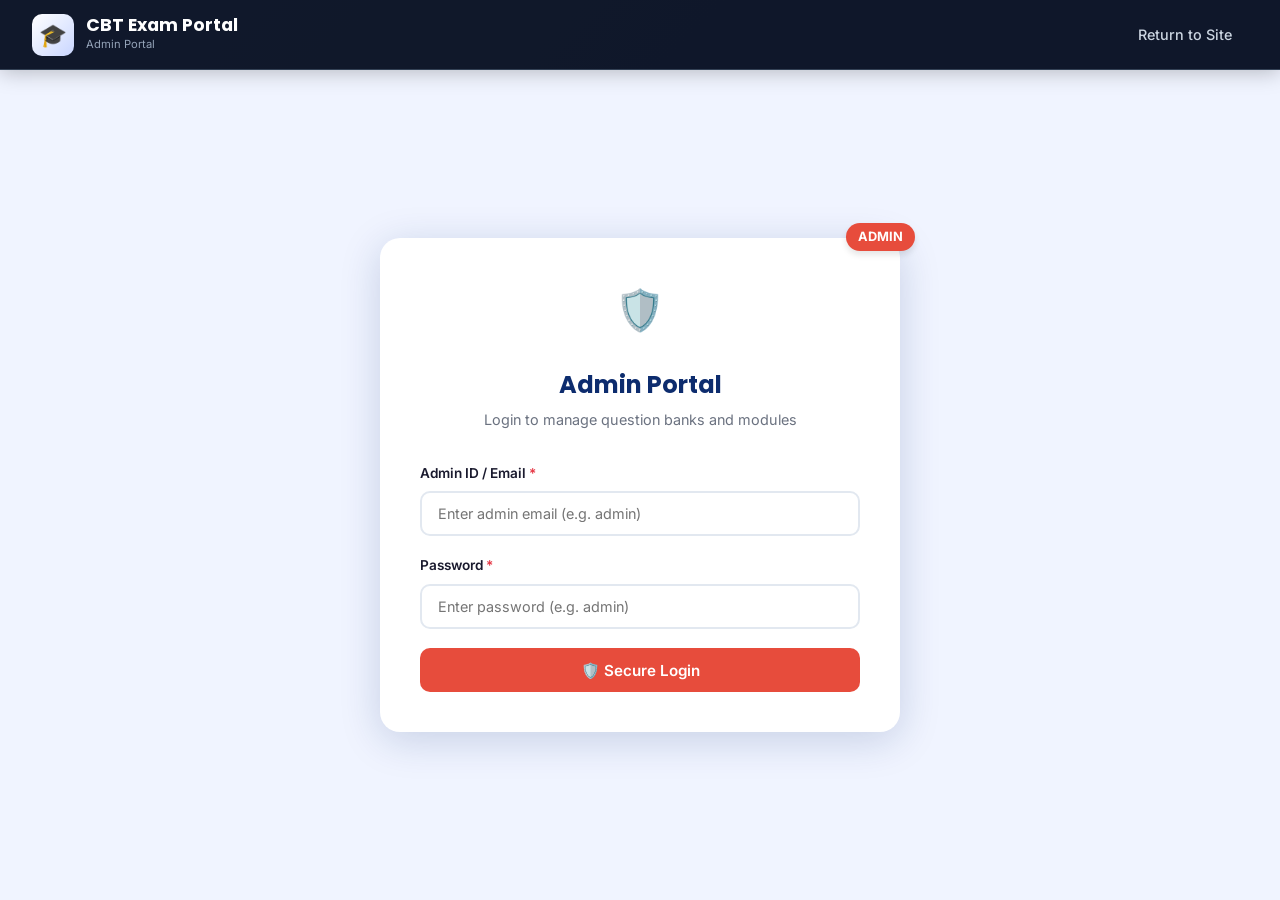
<file: admin-login - Copy.html>
<!DOCTYPE html>
<html lang="en">
<head>
<meta charset="UTF-8">
<meta name="viewport" content="width=device-width, initial-scale=1.0">
<title>Admin Login - CBT Exam Portal</title>
<link rel="stylesheet" href="styles/main.css">
<style>
  .admin-badge {
    position: absolute;
    top: -15px;
    right: -15px;
    background: var(--danger);
    color: white;
    padding: 0.25rem 0.75rem;
    border-radius: 20px;
    font-size: 0.8rem;
    font-weight: 700;
    box-shadow: 0 4px 6px rgba(0,0,0,0.1);
  }
</style>
</head>
<body class="form-page" style="background: linear-gradient(135deg, #1e293b, #0f172a);">
<nav class="navbar" style="background: rgba(15, 23, 42, 0.9); border-bottom: 1px solid #334155;">
  <a href="index.html" class="navbar-brand">
    <div class="logo-icon">🎓</div>
    <div><div class="brand-name" style="color:#fff;">CBT Exam Portal</div><div class="brand-sub" style="color:#94a3b8;">Admin Portal</div></div>
  </a>
  <ul class="nav-links" id="navLinks">
    <li><a href="index.html" style="color:#cbd5e1;">Return to Site</a></li>
  </ul>
</nav>

<div class="form-wrapper">
  <div class="form-card" style="position: relative;">
    <div class="admin-badge">ADMIN</div>
    <div class="form-logo"><span style="font-size:2.5rem;">🛡️</span></div>
    <h2>Admin Portal</h2>
    <p class="form-subtitle">Login to manage question banks and modules</p>
    <div id="alertBox"></div>

    <form id="adminLoginForm" novalidate>
      <div class="form-group">
        <label>Admin ID / Email <span class="req">*</span></label>
        <input type="text" id="adminId" placeholder="Enter admin email (e.g. admin)">
      </div>
      <div class="form-group">
        <label>Password <span class="req">*</span></label>
        <div style="position:relative;">
          <input type="password" id="adminPass" placeholder="Enter password (e.g. admin)" style="padding-right:3rem;">
        </div>
      </div>
      <button type="submit" class="btn btn-primary btn-full" style="background: var(--danger); border-color: var(--danger);">🛡️ Secure Login</button>
    </form>
  </div>
</div>

<script>
// Check if already logged in as admin
if (localStorage.getItem('cbt_admin_logged_in') === 'true') window.location.href = 'admin-dashboard.html';

document.getElementById('adminLoginForm').addEventListener('submit', function(e) {
  e.preventDefault();

  const id = document.getElementById('adminId').value.trim();
  const pass = document.getElementById('adminPass').value;
  
  if (!id || !pass) {
    document.getElementById('alertBox').innerHTML = '<div class="alert alert-danger" style="background:#fee2e2;color:#991b1b;border:none;">⚠️ Please enter both ID and Password</div>';
    return;
  }

  // Hardcoded Admin Auth for Demo purposes
  if ((id === 'admin' || id === 'admin@cbtexamportal.in') && pass === 'admin') {
    localStorage.setItem('cbt_admin_logged_in', 'true');
    document.getElementById('alertBox').innerHTML = '<div class="alert alert-success">✅ Login successful! Redirecting to secure portal...</div>';
    setTimeout(() => window.location.href='admin-dashboard.html', 1000);
  } else {
    document.getElementById('alertBox').innerHTML = '<div class="alert alert-danger" style="background:#fee2e2;color:#991b1b;border:none;">❌ Invalid Admin credentials. Try admin/admin</div>';
  }
});
</script>
</body>
</html>
</file>
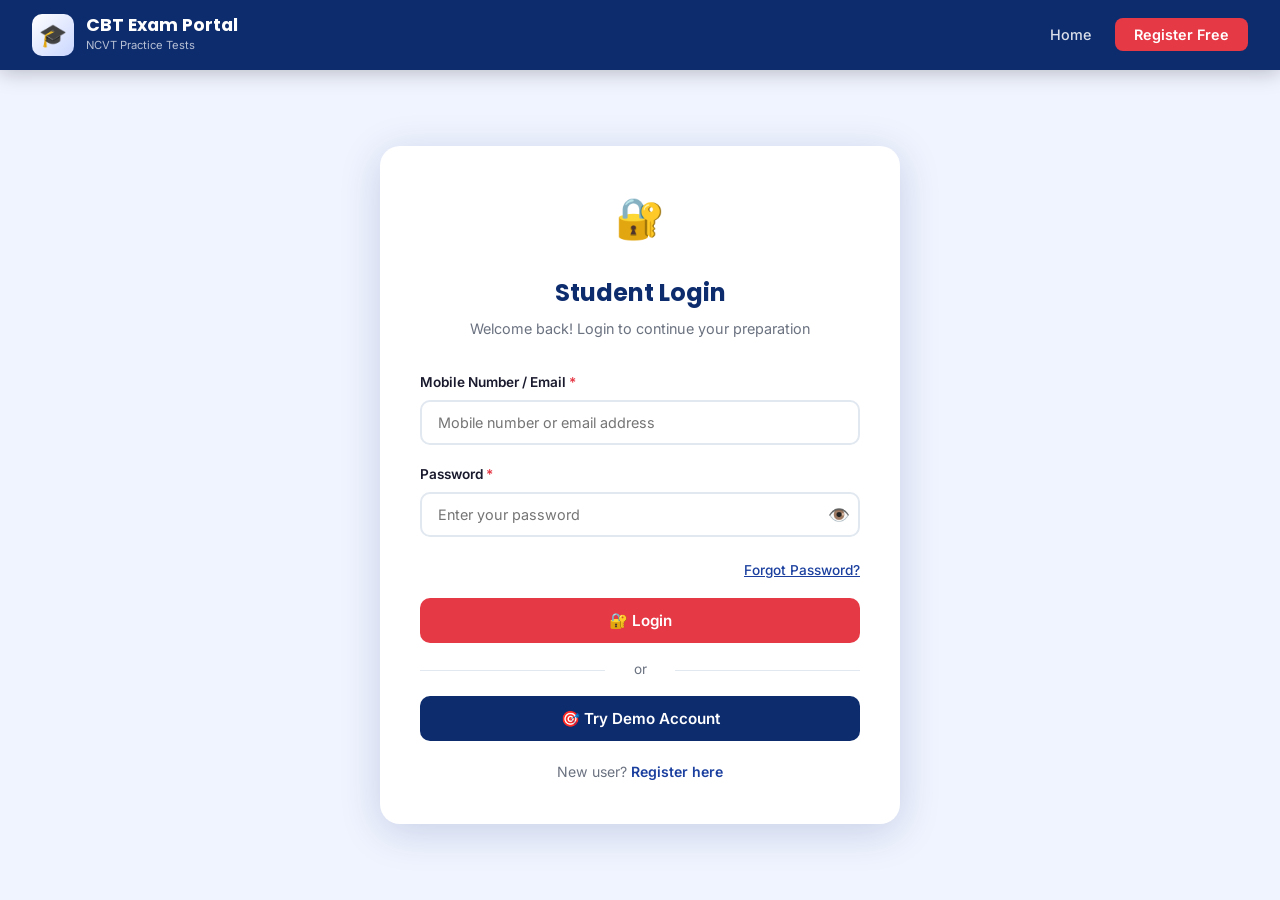
<file: dashboard.html>
<!DOCTYPE html>
<html lang="en">
<head>
<meta charset="UTF-8">
<meta name="viewport" content="width=device-width, initial-scale=1.0">
<title>Dashboard - CBT Exam Portal</title>
<link rel="stylesheet" href="styles/main.css">
</head>
<body>
<nav class="navbar">
  <a href="index.html" class="navbar-brand">
    <div class="logo-icon">🎓</div>
    <div><div class="brand-name">CBT Exam Portal</div><div class="brand-sub">NCVT Practice Tests</div></div>
  </a>
  <ul class="nav-links" id="navLinks">
    <li><a href="dashboard.html">Dashboard</a></li>
    <li><a href="#" onclick="logout()">Logout</a></li>
  </ul>
</nav>

<div class="dashboard-layout">
  <!-- SIDEBAR -->
  <aside class="sidebar">
    <div class="sidebar-user">
      <div class="sidebar-avatar" id="sidebarAvatar">A</div>
      <h4 id="sidebarName">Loading...</h4>
      <p id="sidebarTrade">Trade</p>
    </div>
    <ul class="sidebar-nav">
      <li><a href="dashboard.html" class="active"><span class="nav-icon">🏠</span> Dashboard</a></li>
      <li><a href="#" onclick="showSection('exams')"><span class="nav-icon">📝</span> Available Exams</a></li>
      <li><a href="#" onclick="showSection('history')"><span class="nav-icon">📊</span> Test History</a></li>
      <li><a href="#" onclick="showSection('profile')"><span class="nav-icon">👤</span> My Profile</a></li>
      <li><a href="#" onclick="logout()"><span class="nav-icon">🚪</span> Logout</a></li>
    </ul>
  </aside>

  <!-- MAIN CONTENT -->
  <main class="main-content">
    <!-- DASHBOARD SECTION -->
    <div id="sec-dashboard">
      <div class="page-title" id="welcomeText">Welcome back!</div>
      <div class="page-sub">Continue your exam preparation</div>
      <div class="dashboard-cards">
        <div class="dash-card">
          <div class="dash-card-icon" style="background:#dbeafe;">📝</div>
          <div><h3 id="testsTaken">0</h3><p>Tests Taken</p></div>
        </div>
        <div class="dash-card">
          <div class="dash-card-icon" style="background:#dcfce7;">🏆</div>
          <div><h3 id="bestScore">--</h3><p>Best Score</p></div>
        </div>
        <div class="dash-card">
          <div class="dash-card-icon" style="background:#fef3c7;">⚡</div>
          <div><h3 id="avgScore">--</h3><p>Avg Score</p></div>
        </div>
        <div class="dash-card">
          <div class="dash-card-icon" style="background:#fce7f3;">📅</div>
          <div><h3 id="daysActive">1</h3><p>Days Active</p></div>
        </div>
      </div>

      <h3 style="font-weight:700;color:var(--primary);margin-bottom:1.25rem;">Recommended Exams</h3>
      <div class="exams-grid" id="examsGrid"></div>
    </div>

    <!-- EXAMS SECTION -->
    <div id="sec-exams" class="hidden">
      <div class="page-title">Available Exams</div>
      <div class="page-sub">Choose an exam to start practicing</div>
      <div class="exams-grid" id="allExamsGrid"></div>
    </div>

    <!-- HISTORY SECTION -->
    <div id="sec-history" class="hidden">
      <div class="page-title">Test History</div>
      <div class="page-sub">Your previous exam attempts</div>
      <div id="historyList"><div class="alert alert-info">No test history yet. Take your first exam!</div></div>
    </div>

    <!-- PROFILE SECTION -->
    <div id="sec-profile" class="hidden">
      <div class="page-title">My Profile</div>
      <div class="page-sub">Your registered details</div>
      <div class="form-card" style="max-width:500px;">
        <div id="profileContent"></div>
      </div>
    </div>
  </main>
</div>

<!-- START EXAM MODAL -->
<div class="modal-overlay" id="startExamModal">
  <div class="modal">
    <div style="font-size:2.5rem;margin-bottom:0.75rem;">🌐</div>
    <h3>Select Exam Language</h3>
    <p>Please choose your preferred language for the test:</p>
    <div style="margin: 1.5rem 0; text-align: left;">
      <select id="examLangSelect" style="width: 100%; padding: 0.75rem; border: 1px solid var(--border); border-radius: 8px; font-size: 1rem; outline: none; background: #fff;">
        <option value="English">English</option>
        <option value="Hindi">Hindi (हिंदी)</option>
        <option value="Gujarati">Gujarati (ગુજરાતી)</option>
      </select>
    </div>
    <div class="modal-buttons">
      <button class="btn btn-secondary" onclick="document.getElementById('startExamModal').classList.remove('show')">Cancel</button>
      <button class="btn btn-primary" onclick="confirmStartExam()">Start Test →</button>
    </div>
  </div>
</div>

<script src="js/data.js"></script>
<script>
let user = JSON.parse(localStorage.getItem('cbt_user') || 'null');
if (!user || localStorage.getItem('cbt_logged_in') !== 'true') window.location.href = 'login.html';

// Always sync the latest allowedModules from the master cbt_users[] list
// so admin assignments take effect even if student was already logged in.
(function syncUserFromMaster() {
  const users = JSON.parse(localStorage.getItem('cbt_users') || '[]');
  const master = users.find(u => u.email === user.email || u.mobile === user.mobile);
  if (master) {
    // Carry over any admin-updated fields (allowedModules, status) from master record
    if (master.allowedModules !== undefined) user.allowedModules = master.allowedModules;
    if (master.status !== undefined) user.status = master.status;
    // If blocked, kick out
    if (user.status === 'blocked') {
      localStorage.removeItem('cbt_logged_in');
      window.location.href = 'login.html';
    }
    // Persist the refreshed session
    localStorage.setItem('cbt_user', JSON.stringify(user));
  }
})();

function logout() {
  localStorage.removeItem('cbt_logged_in');
  window.location.href = 'index.html';
}

function showSection(sec) {
  ['dashboard','exams','history','profile'].forEach(s => document.getElementById('sec-'+s).classList.add('hidden'));
  document.getElementById('sec-'+sec).classList.remove('hidden');
}

// Load user info
document.getElementById('sidebarName').textContent = user.name;
document.getElementById('sidebarTrade').textContent = user.trade + ' | ' + user.scheme;
document.getElementById('sidebarAvatar').textContent = user.name?.[0]?.toUpperCase() || 'U';
document.getElementById('welcomeText').textContent = 'Welcome back, ' + user.name.split(' ')[0] + '!';
document.getElementById('testsTaken').textContent = user.testsTaken || 0;

const history = JSON.parse(localStorage.getItem('cbt_history') || '[]');
const scores = history.map(h => h.percentage);
if (scores.length) {
  document.getElementById('bestScore').textContent = Math.max(...scores).toFixed(0) + '%';
  document.getElementById('avgScore').textContent = (scores.reduce((a,b)=>a+b,0)/scores.length).toFixed(0) + '%';
}

// Build exam cards
const EXAM_CONFIGS_LIST = [
  { id:'full-mock', title:'Full Mock Test', desc:'Complete 20-question timed exam simulating real CBT.', time:'25 Min', questions:20, type:'free', icon:'📝' },
  { id:'quick-quiz', title:'Quick Quiz', desc:'10 questions, 15 minutes. Great for daily practice.', time:'15 Min', questions:10, type:'free', icon:'⚡' },
  { id:'sectional', title:'Sectional Test', desc:'Focus on specific topics within your trade.', time:'20 Min', questions:15, type:'new', icon:'🎯' },
  { id:'previous', title:'Previous Year Paper', desc:'Practice with actual previous year CBT questions.', time:'30 Min', questions:20, type:'paid', icon:'📚' },
];

const adminMods = JSON.parse(localStorage.getItem('cbt_admin_modules') || '[]');
adminMods.forEach(m => {
  if (m.id) {
    EXAM_CONFIGS_LIST.push({
      id: m.id,
      title: m.name,
      desc: `Admin uploaded module for ${m.trade} in ${m.lang}`,
      time: '25 Min',
      questions: 20,
      type: 'new',
      icon: '📄',
      isCustom: true,
      trade: m.trade,
      lang: m.lang
    });
  }
});

let finalExamsList = EXAM_CONFIGS_LIST;
if (user && user.allowedModules) {
  finalExamsList = EXAM_CONFIGS_LIST.filter(exam => user.allowedModules.includes(exam.id));
}

function examCard(exam) {
  return `<div class="exam-card" onclick="startExam('${exam.id}')">
    <div class="exam-card-header">
      <span style="font-size:2rem;">${exam.icon}</span>
      <span class="exam-badge ${exam.type}">${exam.type.toUpperCase()}</span>
    </div>
    <h3>${exam.title}</h3>
    <p>${exam.desc}</p>
    <div class="exam-meta">
      <span>⏱️ ${exam.time}</span>
      <span>❓ ${exam.questions} Questions</span>
      <span>📊 ${exam.id === 'full-mock' ? '20 Marks' : exam.questions + ' Marks'}</span>
    </div>
    <button class="btn btn-primary btn-full">Start Exam →</button>
  </div>`;
}

if (finalExamsList.length === 0) {
  document.getElementById('examsGrid').innerHTML = '<div class="alert alert-info" style="grid-column: 1/-1;">No test modules are assigned to your profile yet. Please contact the administrator.</div>';
  document.getElementById('allExamsGrid').innerHTML = '<div class="alert alert-info" style="grid-column: 1/-1;">No test modules are assigned to your profile yet. Please contact the administrator.</div>';
} else {
  document.getElementById('examsGrid').innerHTML = finalExamsList.map(examCard).join('');
  document.getElementById('allExamsGrid').innerHTML = finalExamsList.map(examCard).join('');
}

// History
if (history.length){
  document.getElementById('historyList').innerHTML = history.slice().reverse().map(h => `
    <div class="review-item ${h.percentage >= 40 ? 'correct-ans':'wrong-ans'}" style="margin-bottom:0.75rem;">
      <div class="review-item-header">
        <span class="review-q-num">📅 ${new Date(h.date).toLocaleString()}</span>
        <span class="review-status ${h.percentage >= 40 ? 'status-correct':'status-wrong'}">${h.percentage >= 40 ? 'PASS':'FAIL'}</span>
      </div>
      <div style="font-weight:600;">${h.trade} — ${h.examTitle}</div>
      <div style="font-size:0.85rem;color:var(--text-muted);margin-top:4px;">Score: ${h.score}/${h.total} &nbsp;•&nbsp; ${h.percentage.toFixed(1)}% &nbsp;•&nbsp; Correct: ${h.correct} | Wrong: ${h.wrong} | Skipped: ${h.skipped}</div>
    </div>`).join('');
}

// Profile
document.getElementById('profileContent').innerHTML = `
  <div style="display:flex;flex-direction:column;gap:0.75rem;">
    ${[['👤 Name', user.name],['📞 Mobile', user.mobile],['✉️ Email', user.email],['⚧️ Gender', user.gender],['📋 Scheme', user.scheme],['🔧 Trade', user.trade],['🌐 Language', user.lang],['🏛️ State', user.state],['🏫 Institute', user.institute]].map(([k,v]) => `<div class="info-item"><span>${k}</span><span class="info-val">${v}</span></div>`).join('')}
  </div>`;

let pendingExamId = null;
function startExam(examId) {
  pendingExamId = examId;
  const langSelect = document.getElementById('examLangSelect');
  if (user && user.lang) {
    langSelect.value = user.lang;
  }
  document.getElementById('startExamModal').classList.add('show');
}

function confirmStartExam() {
  if (!pendingExamId) return;
  const cfg = EXAM_CONFIGS_LIST.find(e => e.id === pendingExamId);
  const selectedLang = document.getElementById('examLangSelect').value;
  localStorage.setItem('cbt_current_exam', JSON.stringify({ examId: pendingExamId, ...cfg, trade: user.trade, lang: selectedLang }));
  window.location.href = 'exam.html';
}
</script>
</body>
</html>
</file>
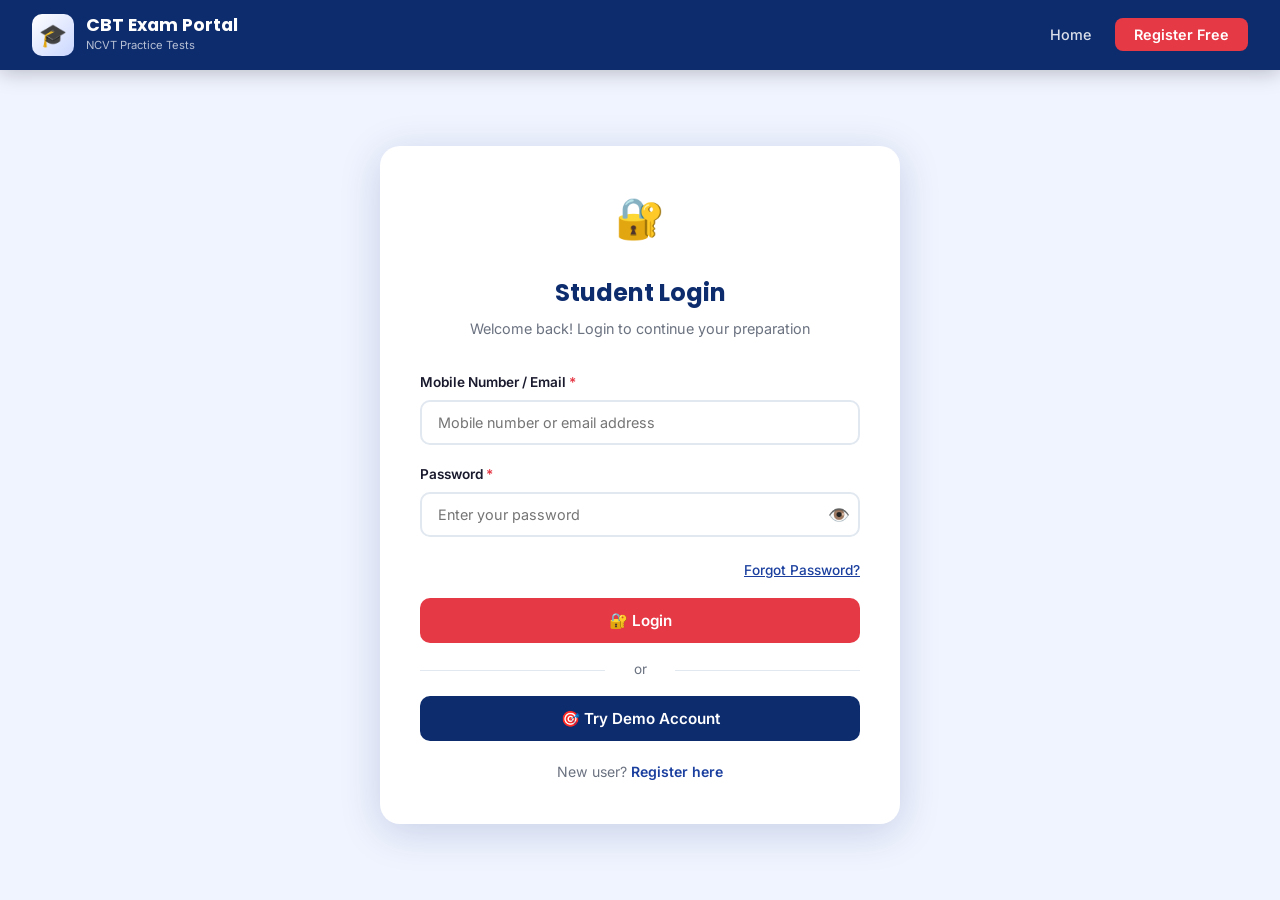
<file: exam.html>
<!DOCTYPE html>
<html lang="en">
<head>
<meta charset="UTF-8">
<meta name="viewport" content="width=device-width, initial-scale=1.0">
<title>Exam - CBT Exam Portal</title>
<link rel="stylesheet" href="styles/main.css">
</head>
<body class="exam-page">

<!-- EXAM HEADER -->
<header class="exam-header">
  <div>
    <h3 id="examTitle">Loading Exam...</h3>
    <div style="font-size:0.78rem;opacity:0.7;" id="examSubTitle"></div>
  </div>
  <div style="display:flex;align-items:center;gap:1rem;">
    <div class="timer" id="timerDisplay">⏱️ 25:00</div>
    <button class="btn btn-primary" onclick="confirmSubmit()" style="padding:0.5rem 1.25rem;font-size:0.85rem;">Submit</button>
  </div>
</header>

<!-- EXAM BODY -->
<div class="exam-body">
  <!-- QUESTION PANEL -->
  <div class="question-panel">
    <div class="question-number" id="questionNumber">Question 1 of 20</div>
    <div class="question-text" id="questionText"></div>
    <div class="options-list" id="optionsList"></div>
    <div class="q-nav-buttons">
      <button class="flag-btn" id="flagBtn" onclick="toggleFlag()">🚩 Mark for Review</button>
      <div style="display:flex;gap:0.5rem;">
        <button class="btn btn-secondary" onclick="prevQuestion()" id="prevBtn" style="padding:0.6rem 1.2rem;font-size:0.85rem;">← Previous</button>
        <button class="btn btn-primary" onclick="nextQuestion()" id="nextBtn" style="padding:0.6rem 1.2rem;font-size:0.85rem;">Next →</button>
      </div>
    </div>
  </div>

  <!-- SIDEBAR PANELS -->
  <div class="sidebar-panel">
    <!-- Question Navigator -->
    <div class="question-nav-panel">
      <h4>Question Navigator</h4>
      <div class="q-grid" id="questionGrid"></div>
      <div class="q-legend">
        <div class="legend-item"><div class="legend-dot" style="background:var(--primary);"></div>Answered</div>
        <div class="legend-item"><div class="legend-dot" style="background:var(--warning);"></div>Flagged</div>
        <div class="legend-item"><div class="legend-dot" style="background:#f8fafc;border:1px solid var(--border);"></div>Not Answered</div>
      </div>
    </div>
    <!-- Exam Info -->
    <div class="exam-info-panel">
      <h4>Exam Information</h4>
      <div class="info-item"><span>Total Questions</span><span class="info-val" id="infoTotal">20</span></div>
      <div class="info-item"><span>Answered</span><span class="info-val" id="infoAnswered" style="color:var(--success)">0</span></div>
      <div class="info-item"><span>Flagged</span><span class="info-val" id="infoFlagged" style="color:var(--warning)">0</span></div>
      <div class="info-item"><span>Not Visited</span><span class="info-val" id="infoNotVisited">20</span></div>
      <div class="info-item"><span>Marks/Question</span><span class="info-val">1</span></div>
      <div class="info-item"><span>Negative Marking</span><span class="info-val">None</span></div>
    </div>
  </div>
</div>

<!-- SUBMIT CONFIRM MODAL -->
<div class="modal-overlay" id="submitModal">
  <div class="modal">
    <div style="font-size:2.5rem;margin-bottom:0.75rem;">📋</div>
    <h3>Submit Exam?</h3>
    <p id="modalMsg">Are you sure you want to submit? This action cannot be undone.</p>
    <div class="modal-buttons">
      <button class="btn btn-secondary" onclick="document.getElementById('submitModal').classList.remove('show')">← Continue</button>
      <button class="btn btn-primary" onclick="submitExam()">Submit Now ✓</button>
    </div>
  </div>
</div>

<!-- TIME UP MODAL -->
<div class="modal-overlay" id="timeUpModal">
  <div class="modal">
    <div style="font-size:2.5rem;margin-bottom:0.75rem;">⏰</div>
    <h3>Time's Up!</h3>
    <p>Your exam time has ended. Your answers have been submitted automatically.</p>
    <button class="btn btn-primary" onclick="submitExam()">View Results →</button>
  </div>
</div>

<script src="js/translations.js"></script>
<script src="js/data.js"></script>
<script>
const user = JSON.parse(localStorage.getItem('cbt_user') || 'null');
if (!user || localStorage.getItem('cbt_logged_in') !== 'true') window.location.href = 'login.html';

const examConfig = JSON.parse(localStorage.getItem('cbt_current_exam') || 'null');
if (!examConfig) window.location.href = 'dashboard.html';

const trade = examConfig.trade || user?.trade || 'Electrician';
let allQ;
if (examConfig.isCustom) {
  allQ = JSON.parse(localStorage.getItem('cbt_bank_' + examConfig.examId) || '[]');
} else {
  allQ = getQuestionsForTrade(trade);
}
const totalQ = Math.min(examConfig.questions || 20, allQ.length);
const timeLimit = (examConfig.time ? parseInt(examConfig.time) : 25) * 60;

// Shuffle questions and apply translations if available
function shuffle(arr) { return [...arr].sort(() => Math.random() - 0.5); }
const baseBankName = typeof TRADE_BANK_MAP !== 'undefined' ? (TRADE_BANK_MAP[trade] || (QUESTION_BANK[trade] ? trade : 'Electrician')) : 'Electrician';
const userLang = examConfig.lang || user?.lang || 'English';

const questions = shuffle(allQ).slice(0, totalQ).map(q => {
  if (examConfig.isCustom) {
    if (userLang !== 'English' && q.translations && q.translations[userLang]) {
       return { ...q, question: q.translations[userLang].question, options: q.translations[userLang].options, explanation: q.translations[userLang].explanation };
    }
    return q;
  } else {
    return typeof getLocalizedQuestion === 'function' ? getLocalizedQuestion(q, userLang, baseBankName) : q;
  }
});


let currentQ = 0;
let answers = new Array(totalQ).fill(null);
let flagged = new Array(totalQ).fill(false);
let visited = new Array(totalQ).fill(false);
let timeLeft = timeLimit;
let timerInterval;

// Setup header
document.getElementById('examTitle').textContent = examConfig.title || 'Mock Test';
document.getElementById('examSubTitle').textContent = `Language: ${userLang} | Trade: ${trade} | Questions: ${totalQ} | Time: ${examConfig.time || '25 Min'}`;
document.getElementById('infoTotal').textContent = totalQ;

// TIMER
function updateTimer() {
  const m = Math.floor(timeLeft/60).toString().padStart(2,'0');
  const s = (timeLeft%60).toString().padStart(2,'0');
  const el = document.getElementById('timerDisplay');
  el.textContent = `⏱️ ${m}:${s}`;
  el.className = 'timer';
  if (timeLeft <= 300) el.classList.add('warning');
  if (timeLeft <= 60) el.classList.add('danger');
  if (timeLeft <= 0) {
    clearInterval(timerInterval);
    document.getElementById('timeUpModal').classList.add('show');
    return;
  }
  timeLeft--;
}
timerInterval = setInterval(updateTimer, 1000);
updateTimer();

function renderQuestion() {
  visited[currentQ] = true;
  const q = questions[currentQ];
  document.getElementById('questionNumber').textContent = `Question ${currentQ+1} of ${totalQ}`;
  document.getElementById('questionText').textContent = q.question;
  const letters = ['A','B','C','D'];
  document.getElementById('optionsList').innerHTML = q.options.map((opt,i) => `
    <div class="option-item ${answers[currentQ]===i?'selected':''}" onclick="selectAnswer(${i})" id="opt-${i}">
      <div class="option-letter">${letters[i]}</div>
      <span>${opt}</span>
    </div>`).join('');
  document.getElementById('prevBtn').disabled = currentQ === 0;
  document.getElementById('nextBtn').textContent = currentQ === totalQ-1 ? 'Submit ✓' : 'Next →';
  const fb = document.getElementById('flagBtn');
  fb.className = 'flag-btn' + (flagged[currentQ] ? ' flagged' : '');
  fb.textContent = flagged[currentQ] ? '🚩 Marked' : '🚩 Mark for Review';
  updateGrid();
  updateInfo();
}

function selectAnswer(idx) {
  answers[currentQ] = idx;
  renderQuestion();
}

function toggleFlag() {
  flagged[currentQ] = !flagged[currentQ];
  renderQuestion();
}

function prevQuestion() { if (currentQ > 0) { currentQ--; renderQuestion(); } }
function nextQuestion() {
  if (currentQ < totalQ-1) { currentQ++; renderQuestion(); }
  else confirmSubmit();
}

function updateGrid() {
  const grid = document.getElementById('questionGrid');
  grid.innerHTML = Array.from({length:totalQ},(_,i) => {
    let cls = 'q-dot';
    if (answers[i] !== null) cls += ' answered';
    else if (visited[i]) cls += ' not-answered';
    if (flagged[i]) cls += ' flagged';
    if (i === currentQ) cls += ' current';
    return `<div class="${cls}" onclick="goTo(${i})">${i+1}</div>`;
  }).join('');
}

function updateInfo() {
  document.getElementById('infoAnswered').textContent = answers.filter(a=>a!==null).length;
  document.getElementById('infoFlagged').textContent = flagged.filter(Boolean).length;
  document.getElementById('infoNotVisited').textContent = visited.filter(v=>!v).length;
}

function goTo(i) { currentQ = i; renderQuestion(); }

function confirmSubmit() {
  const answered = answers.filter(a=>a!==null).length;
  const unanswered = totalQ - answered;
  document.getElementById('modalMsg').textContent = `Answered: ${answered} | Unanswered: ${unanswered}. Submit your exam?`;
  document.getElementById('submitModal').classList.add('show');
}

function submitExam() {
  clearInterval(timerInterval);
  let correct=0, wrong=0, skipped=0;
  questions.forEach((q,i)=>{
    if(answers[i]===null) skipped++;
    else if(answers[i]===q.correct) correct++;
    else wrong++;
  });
  const percentage = (correct/totalQ)*100;
  const history = JSON.parse(localStorage.getItem('cbt_history')||'[]');
  const result = { examId: examConfig.examId, examTitle: examConfig.title, trade, date: new Date().toISOString(), score: correct, total: totalQ, correct, wrong, skipped, percentage, timeTaken: timeLimit - timeLeft, answers: answers.map(a=>a), questions: questions.map(q=>({id:q.id,question:q.question,options:q.options,correct:q.correct,explanation:q.explanation})) };
  history.push(result);
  localStorage.setItem('cbt_history', JSON.stringify(history));
  if (user) {
    user.testsTaken = (user.testsTaken||0)+1;
    user.lastScore = percentage;
    localStorage.setItem('cbt_user', JSON.stringify(user));
  }
  localStorage.setItem('cbt_last_result', JSON.stringify(result));
  window.location.href='results.html';
}

renderQuestion();
</script>
</body>
</html>
</file>
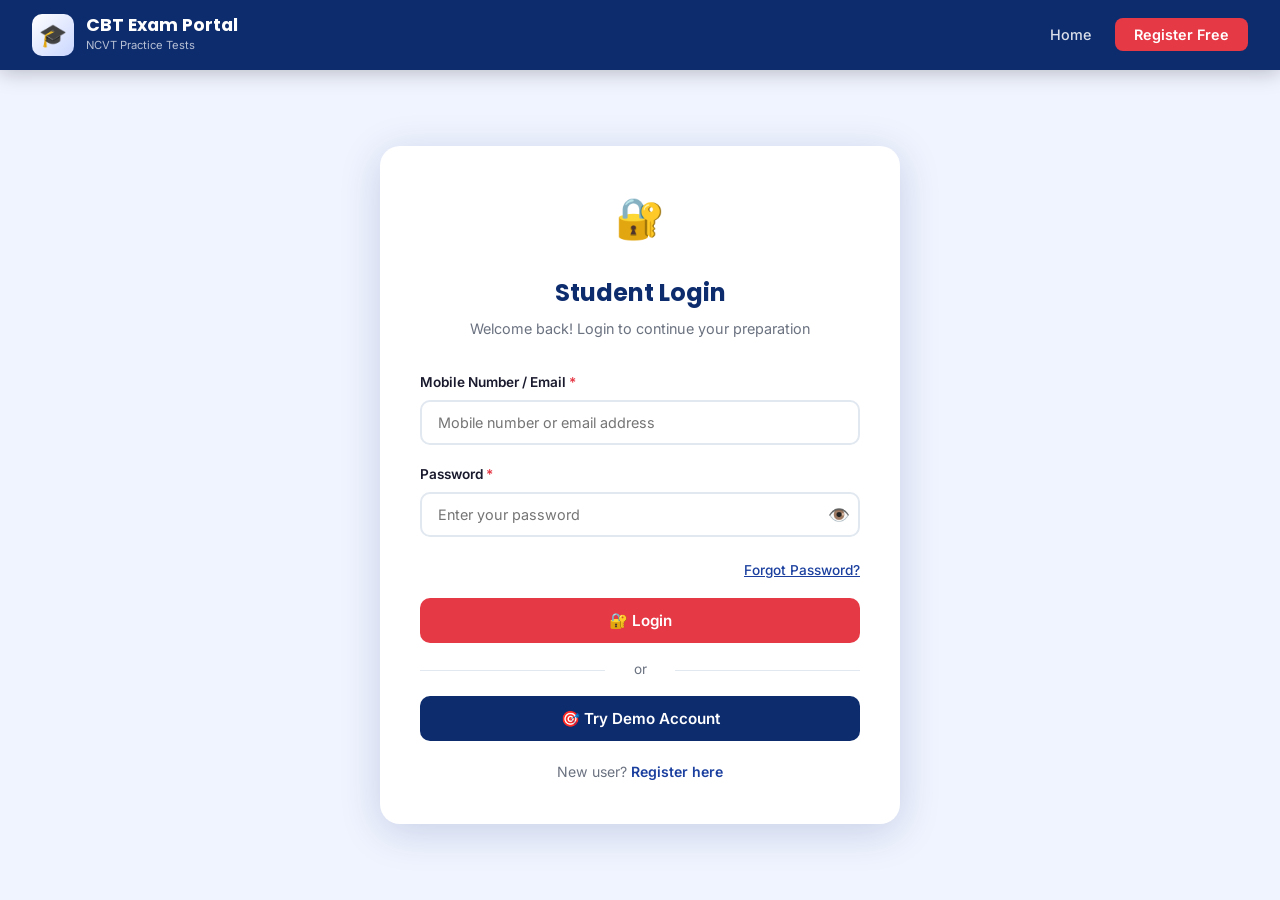
<file: login.html>
<!DOCTYPE html>
<html lang="en">
<head>
<meta charset="UTF-8">
<meta name="viewport" content="width=device-width, initial-scale=1.0">
<title>Login - CBT Exam Portal</title>
<link rel="stylesheet" href="styles/main.css">
</head>
<body class="form-page">
<nav class="navbar">
  <a href="index.html" class="navbar-brand">
    <div class="logo-icon">🎓</div>
    <div><div class="brand-name">CBT Exam Portal</div><div class="brand-sub">NCVT Practice Tests</div></div>
  </a>
  <ul class="nav-links" id="navLinks">
    <li><a href="index.html">Home</a></li>
    <li><a href="register.html" class="nav-btn">Register Free</a></li>
  </ul>
</nav>

<div class="form-wrapper">
  <div class="form-card">
    <div class="form-logo"><span style="font-size:2.5rem;">🔐</span></div>
    <h2>Student Login</h2>
    <p class="form-subtitle">Welcome back! Login to continue your preparation</p>
    <div id="alertBox"></div>

    <form id="loginForm" novalidate>
      <div class="form-group">
        <label>Mobile Number / Email <span class="req">*</span></label>
        <input type="text" id="loginId" placeholder="Mobile number or email address">
        <div class="field-error" id="loginIdErr"></div>
      </div>
      <div class="form-group">
        <label>Password <span class="req">*</span></label>
        <div style="position:relative;">
          <input type="password" id="loginPass" placeholder="Enter your password" style="padding-right:3rem;">
          <button type="button" onclick="togglePass()" style="position:absolute;right:10px;top:50%;transform:translateY(-50%);background:none;border:none;cursor:pointer;font-size:1.1rem;" id="eyeBtn">👁️</button>
        </div>
        <div class="field-error" id="loginPassErr"></div>
      </div>
      <div style="text-align:right;margin-bottom:1rem;">
        <a href="#" style="color:var(--primary-light);font-size:0.85rem;font-weight:500;">Forgot Password?</a>
      </div>
      <button type="submit" class="btn btn-primary btn-full">🔐 Login</button>

      <div class="form-divider">or</div>

      <!-- Demo login -->
      <button type="button" class="btn btn-secondary btn-full" onclick="demoLogin()">🎯 Try Demo Account</button>
    </form>
    <div class="form-footer">New user? <a href="register.html">Register here</a></div>
  </div>
</div>

<script src="js/data.js"></script>
<script>
function togglePass() {
  const f = document.getElementById('loginPass');
  f.type = f.type === 'password' ? 'text' : 'password';
  document.getElementById('eyeBtn').textContent = f.type === 'password' ? '👁️' : '🙈';
}

function demoLogin() {
  const demo = { name:'Demo Trainee', mobile:'9876543210', email:'demo@cbtportal.in', gender:'Male', scheme:'CTS', trade:'Electrician', lang:'English', state:'Gujarat', institute:'Government ITI, Ahmedabad', registered: new Date().toISOString(), testsTaken:3, totalScore:175, lastScore:72 };
  localStorage.setItem('cbt_user', JSON.stringify(demo));
  localStorage.setItem('cbt_logged_in', 'true');
  window.location.href = 'dashboard.html';
}

document.getElementById('loginForm').addEventListener('submit', function(e) {
  e.preventDefault();
  document.getElementById('loginIdErr').textContent = '';
  document.getElementById('loginPassErr').textContent = '';

  const id = document.getElementById('loginId').value.trim();
  const pass = document.getElementById('loginPass').value;
  if (!id) { document.getElementById('loginIdErr').textContent = 'Please enter mobile or email'; return; }
  if (!pass) { document.getElementById('loginPassErr').textContent = 'Please enter password'; return; }

  const users = JSON.parse(localStorage.getItem('cbt_users') || '[]');
  let user = users.find(u => u.mobile === id || u.email === id);
  
  if (!user) {
    // Fallback to active session user if not in array
    const singleUser = JSON.parse(localStorage.getItem('cbt_user') || 'null');
    if (singleUser && (singleUser.mobile === id || singleUser.email === id)) {
      user = singleUser;
      // Sync this user into cbt_users[] so admin can find and assign them
      const allU = JSON.parse(localStorage.getItem('cbt_users') || '[]');
      if (!allU.find(u => u.email === user.email || u.mobile === user.mobile)) {
        allU.push(user);
        localStorage.setItem('cbt_users', JSON.stringify(allU));
      }
    }
  }

  if (!user) {
    document.getElementById('alertBox').innerHTML = '<div class="alert alert-danger">❌ No account found. Please register first.</div>';
    return;
  }

  if (user.status === 'blocked') {
    document.getElementById('alertBox').innerHTML = '<div class="alert alert-danger" style="background:#fee2e2;color:#991b1b;border:none;">🚫 Access Denied: Administrator has blocked your account.</div>';
    return;
  }

  const match = (id === user.mobile || id === user.email) && (atob(user.password || btoa('')) === pass || pass === 'demo');
  if (match || (user.name === 'Demo Trainee')) {
    localStorage.setItem('cbt_user', JSON.stringify(user));
    localStorage.setItem('cbt_logged_in', 'true');
    document.getElementById('alertBox').innerHTML = '<div class="alert alert-success">✅ Login successful! Redirecting...</div>';
    setTimeout(() => window.location.href='dashboard.html', 1000);
  } else {
    document.getElementById('alertBox').innerHTML = '<div class="alert alert-danger">❌ Invalid credentials. Check your mobile/email and password.</div>';
  }
});

// Check if already logged in
if (localStorage.getItem('cbt_logged_in') === 'true') window.location.href = 'dashboard.html';
</script>
</body>
</html>
</file>
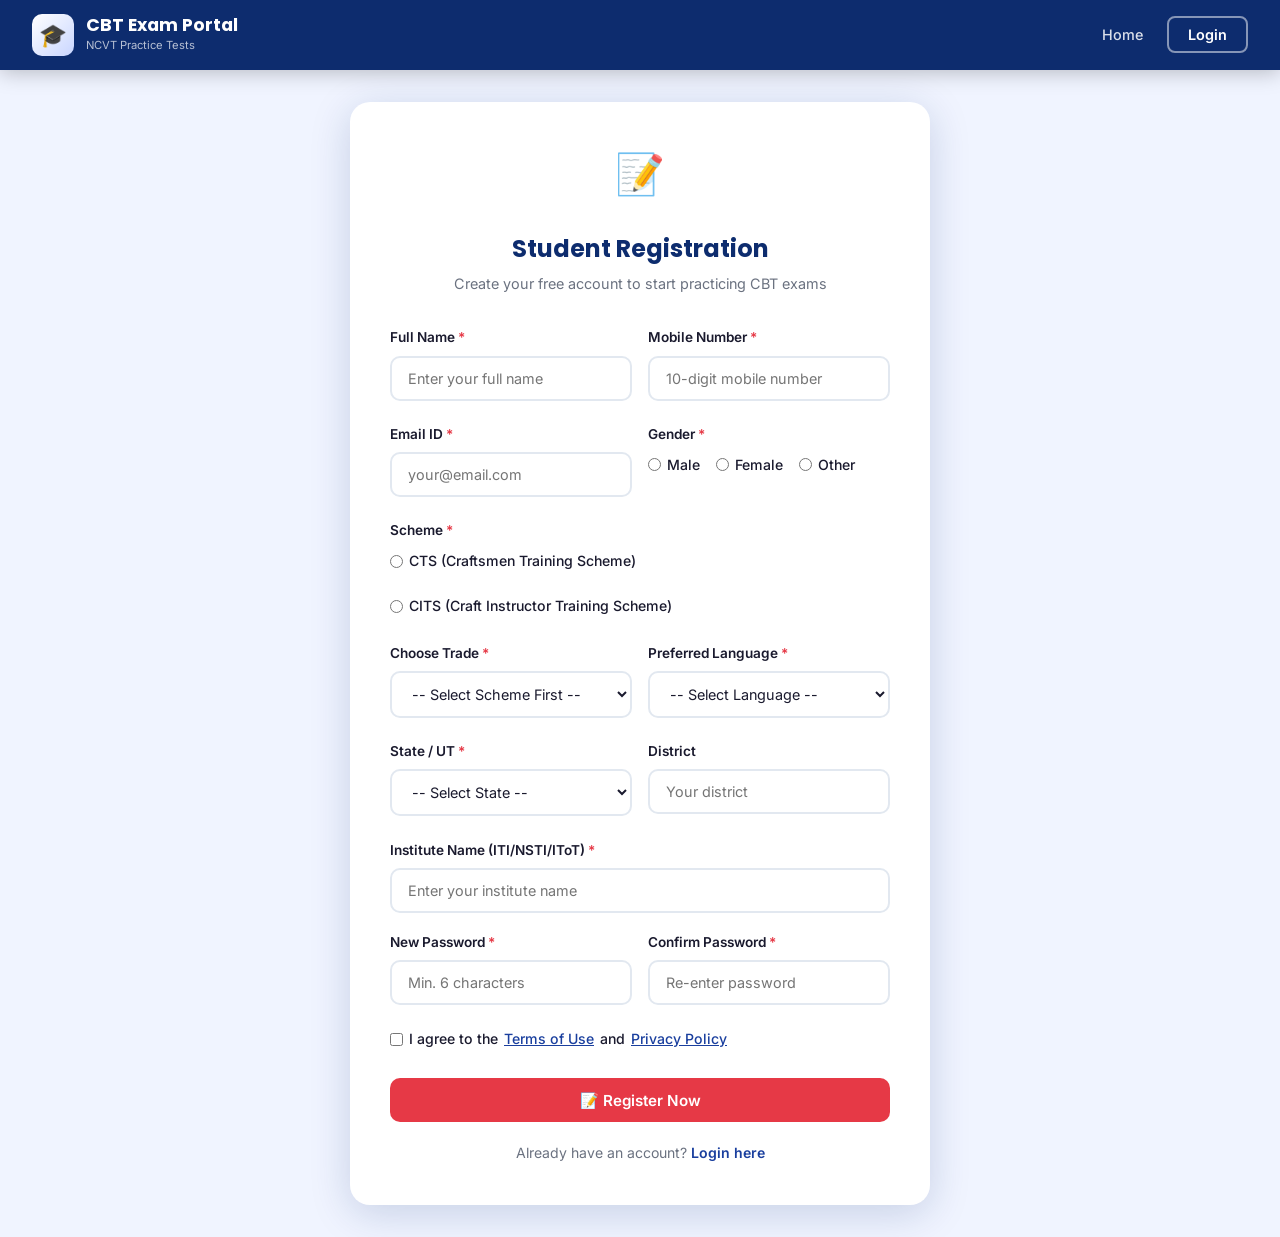
<file: register.html>
<!DOCTYPE html>
<html lang="en">
<head>
<meta charset="UTF-8">
<meta name="viewport" content="width=device-width, initial-scale=1.0">
<title>Register - CBT Exam Portal</title>
<link rel="stylesheet" href="styles/main.css">
</head>
<body class="form-page">
<nav class="navbar">
  <a href="index.html" class="navbar-brand">
    <div class="logo-icon">🎓</div>
    <div><div class="brand-name">CBT Exam Portal</div><div class="brand-sub">NCVT Practice Tests</div></div>
  </a>
  <ul class="nav-links" id="navLinks">
    <li><a href="index.html">Home</a></li>
    <li><a href="login.html" class="nav-btn-outline">Login</a></li>
  </ul>
  <div class="hamburger" onclick="document.getElementById('navLinks').classList.toggle('open')"><span></span><span></span><span></span></div>
</nav>

<div class="form-wrapper">
  <div class="form-card" style="max-width:580px;">
    <div class="form-logo"><span style="font-size:2.5rem;">📝</span></div>
    <h2>Student Registration</h2>
    <p class="form-subtitle">Create your free account to start practicing CBT exams</p>
    <div id="alertBox"></div>

    <form id="registerForm" novalidate>
      <!-- Personal Info -->
      <div class="form-row">
        <div class="form-group">
          <label>Full Name <span class="req">*</span></label>
          <input type="text" id="fullName" placeholder="Enter your full name">
          <div class="field-error" id="nameErr"></div>
        </div>
        <div class="form-group">
          <label>Mobile Number <span class="req">*</span></label>
          <input type="tel" id="mobile" placeholder="10-digit mobile number" maxlength="10">
          <div class="field-error" id="mobileErr"></div>
        </div>
      </div>
      <div class="form-row">
        <div class="form-group">
          <label>Email ID <span class="req">*</span></label>
          <input type="email" id="email" placeholder="your@email.com">
          <div class="field-error" id="emailErr"></div>
        </div>
        <div class="form-group">
          <label>Gender <span class="req">*</span></label>
          <div class="radio-group" style="margin-top:0.5rem;">
            <label class="radio-item"><input type="radio" name="gender" value="Male"> Male</label>
            <label class="radio-item"><input type="radio" name="gender" value="Female"> Female</label>
            <label class="radio-item"><input type="radio" name="gender" value="Other"> Other</label>
          </div>
          <div class="field-error" id="genderErr"></div>
        </div>
      </div>

      <!-- Academic Details -->
      <div class="form-group">
        <label>Scheme <span class="req">*</span></label>
        <div class="radio-group" style="margin-top:0.5rem;">
          <label class="radio-item"><input type="radio" name="scheme" value="CTS" onchange="updateTrades()"> CTS (Craftsmen Training Scheme)</label>
          <label class="radio-item"><input type="radio" name="scheme" value="CITS" onchange="updateTrades()"> CITS (Craft Instructor Training Scheme)</label>
        </div>
        <div class="field-error" id="schemeErr"></div>
      </div>
      <div class="form-row">
        <div class="form-group">
          <label>Choose Trade <span class="req">*</span></label>
          <select id="trade"><option value="">-- Select Scheme First --</option></select>
          <div class="field-error" id="tradeErr"></div>
        </div>
        <div class="form-group">
          <label>Preferred Language <span class="req">*</span></label>
          <select id="language"><option value="">-- Select Language --</option></select>
          <div class="field-error" id="langErr"></div>
        </div>
      </div>

      <!-- Institute Details -->
      <div class="form-row">
        <div class="form-group">
          <label>State / UT <span class="req">*</span></label>
          <select id="state"><option value="">-- Select State --</option></select>
          <div class="field-error" id="stateErr"></div>
        </div>
        <div class="form-group">
          <label>District</label>
          <input type="text" id="district" placeholder="Your district">
        </div>
      </div>
      <div class="form-group">
        <label>Institute Name (ITI/NSTI/IToT) <span class="req">*</span></label>
        <input type="text" id="institute" placeholder="Enter your institute name">
        <div class="field-error" id="instituteErr"></div>
      </div>

      <!-- Password -->
      <div class="form-row">
        <div class="form-group">
          <label>New Password <span class="req">*</span></label>
          <input type="password" id="password" placeholder="Min. 6 characters">
          <div class="field-error" id="passErr"></div>
        </div>
        <div class="form-group">
          <label>Confirm Password <span class="req">*</span></label>
          <input type="password" id="confirmPassword" placeholder="Re-enter password">
          <div class="field-error" id="cpassErr"></div>
        </div>
      </div>

      <div class="form-group">
        <label class="radio-item"><input type="checkbox" id="terms"> I agree to the <a href="#" style="color:var(--primary-light)">Terms of Use</a> and <a href="#" style="color:var(--primary-light)">Privacy Policy</a></label>
        <div class="field-error" id="termsErr"></div>
      </div>

      <button type="submit" class="btn btn-primary btn-full" style="margin-top:0.5rem;">📝 Register Now</button>
    </form>
    <div class="form-footer">Already have an account? <a href="login.html">Login here</a></div>
  </div>
</div>

<script src="js/data.js"></script>
<script>
// Populate selects
function updateTrades() {
  const scheme = document.querySelector('input[name="scheme"]:checked')?.value;
  const sel = document.getElementById('trade');
  sel.innerHTML = '<option value="">-- Select Trade --</option>';
  if (scheme && TRADES[scheme]) {
    TRADES[scheme].forEach(t => sel.innerHTML += `<option value="${t}">${t}</option>`);
  }
}
const langSel = document.getElementById('language');
LANGUAGES.forEach(l => langSel.innerHTML += `<option value="${l}">${l}</option>`);
const stateSel = document.getElementById('state');
STATES.forEach(s => stateSel.innerHTML += `<option value="${s}">${s}</option>`);

function showErr(id, msg) { document.getElementById(id).textContent = msg; document.getElementById(id.replace('Err',''))?.classList.add('error'); }
function clearErr(id) { document.getElementById(id).textContent = ''; document.getElementById(id.replace('Err',''))?.classList.remove('error'); }

document.getElementById('registerForm').addEventListener('submit', function(e) {
  e.preventDefault();
  let valid = true;
  ['nameErr','mobileErr','emailErr','genderErr','schemeErr','tradeErr','langErr','stateErr','instituteErr','passErr','cpassErr','termsErr'].forEach(clearErr);

  const name = document.getElementById('fullName').value.trim();
  const mobile = document.getElementById('mobile').value.trim();
  const email = document.getElementById('email').value.trim();
  const gender = document.querySelector('input[name="gender"]:checked')?.value;
  const scheme = document.querySelector('input[name="scheme"]:checked')?.value;
  const trade = document.getElementById('trade').value;
  const lang = document.getElementById('language').value;
  const state = document.getElementById('state').value;
  const institute = document.getElementById('institute').value.trim();
  const pass = document.getElementById('password').value;
  const cpass = document.getElementById('confirmPassword').value;
  const terms = document.getElementById('terms').checked;

  if (!name) { showErr('nameErr','Name is required'); valid=false; }
  if (!/^\d{10}$/.test(mobile)) { showErr('mobileErr','Enter valid 10-digit mobile'); valid=false; }
  if (!/^[^\s@]+@[^\s@]+\.[^\s@]+$/.test(email)) { showErr('emailErr','Enter valid email address'); valid=false; }
  if (!gender) { showErr('genderErr','Please select gender'); valid=false; }
  if (!scheme) { showErr('schemeErr','Please select a scheme'); valid=false; }
  if (!trade) { showErr('tradeErr','Please select your trade'); valid=false; }
  if (!lang) { showErr('langErr','Please select language'); valid=false; }
  if (!state) { showErr('stateErr','Please select your state'); valid=false; }
  if (!institute) { showErr('instituteErr','Institute name is required'); valid=false; }
  if (pass.length < 6) { showErr('passErr','Password must be at least 6 characters'); valid=false; }
  if (pass !== cpass) { showErr('cpassErr','Passwords do not match'); valid=false; }
  if (!terms) { showErr('termsErr','Please accept terms to continue'); valid=false; }

  if (valid) {
    const userData = { name, mobile, email, gender, scheme, trade, lang, state, institute: document.getElementById('district').value ? institute+', '+document.getElementById('district').value : institute, password: btoa(pass), registered: new Date().toISOString(), testsTaken:0, totalScore:0 };
    // Save to session
    localStorage.setItem('cbt_user', JSON.stringify(userData));
    localStorage.setItem('cbt_logged_in', 'true');
    // Also save into the master users list so admin can find and assign modules
    const allUsers = JSON.parse(localStorage.getItem('cbt_users') || '[]');
    if (!allUsers.find(u => u.email === userData.email || u.mobile === userData.mobile)) {
      allUsers.push(userData);
      localStorage.setItem('cbt_users', JSON.stringify(allUsers));
    }
    document.getElementById('alertBox').innerHTML = '<div class="alert alert-success">✅ Registration successful! Redirecting to dashboard...</div>';
    setTimeout(() => window.location.href='dashboard.html', 1500);
  }
});
</script>
</body>
</html>
</file>
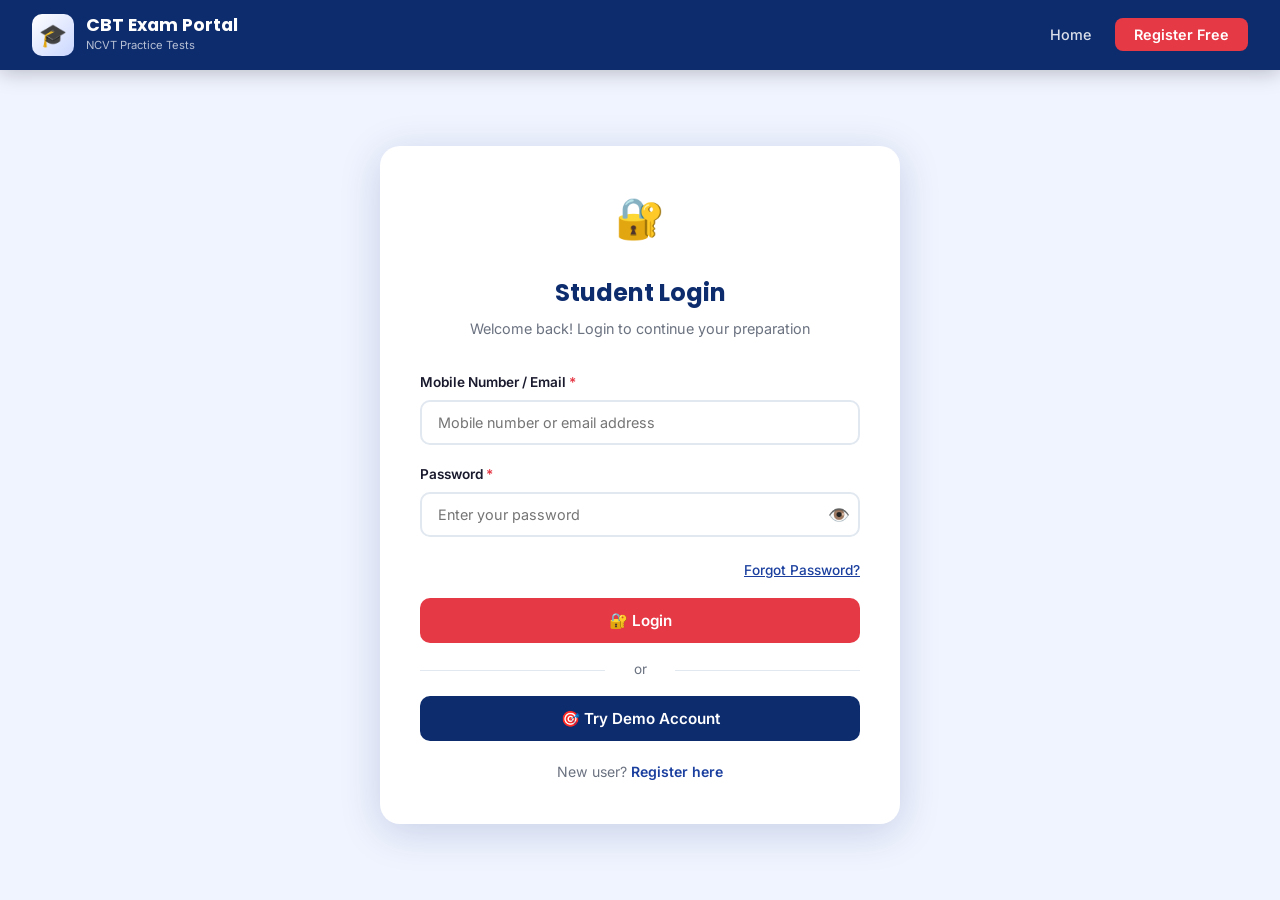
<file: results.html>
<!DOCTYPE html>
<html lang="en">
<head>
<meta charset="UTF-8">
<meta name="viewport" content="width=device-width, initial-scale=1.0">
<title>Results - CBT Exam Portal</title>
<link rel="stylesheet" href="styles/main.css">
</head>
<body>
<nav class="navbar">
  <a href="index.html" class="navbar-brand">
    <div class="logo-icon">🎓</div>
    <div><div class="brand-name">CBT Exam Portal</div><div class="brand-sub">NCVT Practice Tests</div></div>
  </a>
  <ul class="nav-links">
    <li><a href="dashboard.html">← Dashboard</a></li>
  </ul>
</nav>

<div class="results-page">
  <!-- RESULT HERO -->
  <div class="result-hero" id="resultHero">
    <div class="score-circle">
      <div class="score-pct" id="scorePercent">0%</div>
      <div class="score-label">Score</div>
    </div>
    <h2 id="resultTitle">Loading...</h2>
    <p id="resultSubtitle"></p>
    <div class="pass-indicator" id="passIndicator"></div>
    <div class="result-meta">
      <div class="result-meta-item"><div class="val" id="metaScore">0</div><div class="lbl">Marks Obtained</div></div>
      <div class="result-meta-item"><div class="val" id="metaTotal">0</div><div class="lbl">Total Marks</div></div>
      <div class="result-meta-item"><div class="val" id="metaTime">--</div><div class="lbl">Time Taken</div></div>
      <div class="result-meta-item"><div class="val" id="metaTrade">--</div><div class="lbl">Trade</div></div>
    </div>
  </div>

  <!-- STATS CARDS -->
  <div class="result-cards">
    <div class="result-card">
      <div class="result-card-val val-correct" id="rcCorrect">0</div>
      <div class="result-card-lbl">✅ Correct</div>
    </div>
    <div class="result-card">
      <div class="result-card-val val-wrong" id="rcWrong">0</div>
      <div class="result-card-lbl">❌ Wrong</div>
    </div>
    <div class="result-card">
      <div class="result-card-val val-skip" id="rcSkipped">0</div>
      <div class="result-card-lbl">⏭️ Skipped</div>
    </div>
    <div class="result-card">
      <div class="result-card-val val-marks" id="rcAccuracy">0%</div>
      <div class="result-card-lbl">🎯 Accuracy</div>
    </div>
  </div>

  <!-- ACTION BUTTONS -->
  <div style="display:flex;gap:1rem;flex-wrap:wrap;margin-bottom:2rem;">
    <a href="dashboard.html" class="btn btn-secondary">← Back to Dashboard</a>
    <button class="btn btn-primary" onclick="retakeExam()">🔄 Retake Exam</button>
    <button class="btn btn-outline" style="color:var(--primary);border-color:var(--primary);" onclick="window.print()">🖨️ Print Result</button>
  </div>

  <!-- ANSWER REVIEW -->
  <div class="review-section">
    <h3>📋 Detailed Answer Review</h3>
    <div id="reviewList"></div>
  </div>
</div>

<script src="js/data.js"></script>
<script>
const result = JSON.parse(localStorage.getItem('cbt_last_result') || 'null');
if (!result) window.location.href = 'dashboard.html';

function formatTime(secs) {
  const m = Math.floor(secs/60), s = secs%60;
  return `${m}m ${s}s`;
}

// Populate
document.getElementById('scorePercent').textContent = result.percentage.toFixed(1) + '%';
document.getElementById('metaScore').textContent = result.score;
document.getElementById('metaTotal').textContent = result.total;
document.getElementById('metaTime').textContent = formatTime(result.timeTaken || 0);
document.getElementById('metaTrade').textContent = result.trade;
document.getElementById('rcCorrect').textContent = result.correct;
document.getElementById('rcWrong').textContent = result.wrong;
document.getElementById('rcSkipped').textContent = result.skipped;
const accuracy = result.correct / (result.correct + result.wrong) * 100 || 0;
document.getElementById('rcAccuracy').textContent = accuracy.toFixed(0) + '%';

const passed = result.percentage >= 40;
document.getElementById('resultTitle').textContent = passed ? '🎉 Congratulations! You Passed!' : '📚 Keep Practicing!';
document.getElementById('resultSubtitle').textContent = passed
  ? `Excellent performance! You scored ${result.percentage.toFixed(1)}% in ${result.examTitle}.`
  : `You scored ${result.percentage.toFixed(1)}%. You need 40% to pass. Review your answers and try again.`;
const pi = document.getElementById('passIndicator');
pi.textContent = passed ? '✅ PASS' : '❌ FAIL';
pi.className = 'pass-indicator ' + (passed ? 'pass' : 'fail');

// Score circle color
const sc = document.querySelector('.score-circle');
if (passed) sc.style.borderColor = 'rgba(46,204,113,0.6)';
else sc.style.borderColor = 'rgba(231,76,60,0.6)';

// Answer Review
const letters = ['A','B','C','D'];
const reviewHTML = result.questions.map((q,i) => {
  const userAns = result.answers[i];
  let statusCls, statusTxt;
  if (userAns === null) { statusCls='status-skipped'; statusTxt='SKIPPED'; }
  else if (userAns === q.correct) { statusCls='status-correct'; statusTxt='CORRECT'; }
  else { statusCls='status-wrong'; statusTxt='WRONG'; }
  const cardCls = userAns===null?'skipped-ans':userAns===q.correct?'correct-ans':'wrong-ans';
  return `<div class="review-item ${cardCls}">
    <div class="review-item-header">
      <span class="review-q-num">Q${i+1}</span>
      <span class="review-status ${statusCls}">${statusTxt}</span>
    </div>
    <div class="review-question">${q.question}</div>
    <div class="review-answers">
      <div class="review-answer-item">
        <span class="ans-label">Your Answer:</span>
        <span class="ans-val ${userAns===null?'':''}${userAns===q.correct?'correct':'wrong'}">${userAns!==null ? letters[userAns]+'. '+q.options[userAns] : 'Not Answered'}</span>
      </div>
      <div class="review-answer-item">
        <span class="ans-label">Correct Answer:</span>
        <span class="ans-val correct">${letters[q.correct]}. ${q.options[q.correct]}</span>
      </div>
    </div>
    ${q.explanation ? `<div class="explanation">💡 <strong>Explanation:</strong> ${q.explanation}</div>` : ''}
  </div>`;
}).join('');
document.getElementById('reviewList').innerHTML = reviewHTML;

function retakeExam() {
  // reload same exam config
  window.location.href = 'exam.html';
}
</script>
</body>
</html>
</file>
<file: styles/main.css>
@import url('https://fonts.googleapis.com/css2?family=Inter:wght@300;400;500;600;700;800&family=Poppins:wght@400;500;600;700;800&display=swap');

:root {
  --primary: #0d2c6e;
  --primary-light: #1a3f9e;
  --primary-dark: #091d4a;
  --accent: #e63946;
  --accent-hover: #c1121f;
  --success: #2ecc71;
  --warning: #f39c12;
  --danger: #e74c3c;
  --info: #3498db;
  --bg: #f0f4ff;
  --card-bg: #ffffff;
  --text: #1a1a2e;
  --text-muted: #6b7280;
  --border: #e2e8f0;
  --shadow: 0 4px 24px rgba(13,44,110,0.10);
  --shadow-lg: 0 8px 40px rgba(13,44,110,0.18);
  --radius: 12px;
  --radius-lg: 20px;
  --transition: all 0.3s cubic-bezier(0.4,0,0.2,1);
}

*,*::before,*::after{box-sizing:border-box;margin:0;padding:0;}
html{scroll-behavior:smooth;}
body{font-family:'Inter',sans-serif;background:var(--bg);color:var(--text);line-height:1.6;min-height:100vh;}

/* ---- NAVBAR ---- */
.navbar{background:var(--primary);padding:0 2rem;display:flex;align-items:center;justify-content:space-between;height:70px;position:sticky;top:0;z-index:1000;box-shadow:0 2px 20px rgba(0,0,0,0.25);}
.navbar-brand{display:flex;align-items:center;gap:12px;text-decoration:none;}
.navbar-brand .logo-icon{width:42px;height:42px;background:linear-gradient(135deg,#fff 0%,#c9d6ff 100%);border-radius:10px;display:flex;align-items:center;justify-content:center;font-size:1.4rem;}
.navbar-brand .brand-name{font-family:'Poppins',sans-serif;font-weight:700;color:#fff;font-size:1.1rem;line-height:1.2;}
.navbar-brand .brand-sub{color:rgba(255,255,255,0.7);font-size:0.7rem;font-weight:400;}
.nav-links{display:flex;align-items:center;gap:0.5rem;list-style:none;}
.nav-links a{color:rgba(255,255,255,0.85);text-decoration:none;padding:0.5rem 1rem;border-radius:8px;font-size:0.9rem;font-weight:500;transition:var(--transition);}
.nav-links a:hover{color:#fff;background:rgba(255,255,255,0.12);}
.nav-btn{padding:0.5rem 1.2rem!important;background:var(--accent)!important;color:#fff!important;border-radius:8px!important;font-weight:600!important;}
.nav-btn:hover{background:var(--accent-hover)!important;}
.nav-btn-outline{padding:0.5rem 1.2rem!important;border:2px solid rgba(255,255,255,0.5)!important;color:#fff!important;border-radius:8px!important;font-weight:600!important;}
.nav-btn-outline:hover{background:rgba(255,255,255,0.15)!important;border-color:#fff!important;}
.hamburger{display:none;flex-direction:column;gap:5px;cursor:pointer;padding:8px;}
.hamburger span{width:24px;height:2px;background:#fff;border-radius:2px;transition:var(--transition);}

/* ---- HERO ---- */
.hero{background:linear-gradient(135deg,var(--primary-dark) 0%,var(--primary) 50%,#1a4ab3 100%);color:#fff;padding:5rem 2rem;text-align:center;position:relative;overflow:hidden;}
.hero::before{content:'';position:absolute;inset:0;background:url("data:image/svg+xml,%3Csvg width='60' height='60' viewBox='0 0 60 60' xmlns='http://www.w3.org/2000/svg'%3E%3Cg fill='none' fill-rule='evenodd'%3E%3Cg fill='%23ffffff' fill-opacity='0.03'%3E%3Ccircle cx='30' cy='30' r='20'/%3E%3C/g%3E%3C/g%3E%3C/svg%3E");animation:bgmove 20s linear infinite;}
@keyframes bgmove{from{background-position:0 0;}to{background-position:100px 100px;}}
.hero-badge{display:inline-flex;align-items:center;gap:6px;background:rgba(255,255,255,0.12);border:1px solid rgba(255,255,255,0.2);padding:6px 16px;border-radius:50px;font-size:0.82rem;font-weight:600;margin-bottom:1.5rem;letter-spacing:0.5px;}
.hero h1{font-family:'Poppins',sans-serif;font-size:clamp(2rem,5vw,3.5rem);font-weight:800;line-height:1.15;margin-bottom:1.2rem;}
.hero h1 span{color:#ffd166;}
.hero p{font-size:1.1rem;opacity:0.88;max-width:600px;margin:0 auto 2.5rem;}
.hero-buttons{display:flex;gap:1rem;justify-content:center;flex-wrap:wrap;}
.btn{display:inline-flex;align-items:center;gap:8px;padding:0.8rem 2rem;border-radius:10px;font-weight:600;font-size:0.95rem;text-decoration:none;cursor:pointer;border:none;transition:var(--transition);font-family:'Inter',sans-serif;}
.btn-primary{background:var(--accent);color:#fff;}
.btn-primary:hover{background:var(--accent-hover);transform:translateY(-2px);box-shadow:0 8px 24px rgba(230,57,70,0.4);}
.btn-outline{background:transparent;color:#fff;border:2px solid rgba(255,255,255,0.6);}
.btn-outline:hover{background:rgba(255,255,255,0.15);border-color:#fff;transform:translateY(-2px);}
.btn-secondary{background:var(--primary);color:#fff;}
.btn-secondary:hover{background:var(--primary-dark);transform:translateY(-2px);}
.btn-success{background:var(--success);color:#fff;}
.btn-success:hover{background:#27ae60;transform:translateY(-2px);}
.btn-lg{padding:1rem 2.5rem;font-size:1.05rem;}
.btn-full{width:100%;justify-content:center;}

/* ---- STATS ---- */
.stats-section{background:var(--primary);padding:2.5rem 2rem;}
.stats-grid{display:grid;grid-template-columns:repeat(auto-fit,minmax(160px,1fr));gap:1.5rem;max-width:900px;margin:0 auto;}
.stat-item{text-align:center;color:#fff;}
.stat-number{font-family:'Poppins',sans-serif;font-size:2.2rem;font-weight:800;color:#ffd166;line-height:1;}
.stat-label{font-size:0.85rem;opacity:0.8;margin-top:4px;}

/* ---- SECTIONS ---- */
.section{padding:5rem 2rem;}
.section-alt{background:#fff;}
.container{max-width:1100px;margin:0 auto;}
.section-header{text-align:center;margin-bottom:3rem;}
.section-header h2{font-family:'Poppins',sans-serif;font-size:clamp(1.6rem,3vw,2.2rem);font-weight:700;color:var(--primary);margin-bottom:0.75rem;}
.section-header p{color:var(--text-muted);font-size:1rem;max-width:550px;margin:0 auto;}
.section-tag{display:inline-block;background:rgba(13,44,110,0.1);color:var(--primary);font-size:0.78rem;font-weight:600;padding:4px 12px;border-radius:50px;letter-spacing:0.5px;margin-bottom:0.75rem;}

/* ---- FEATURES ---- */
.features-grid{display:grid;grid-template-columns:repeat(auto-fit,minmax(250px,1fr));gap:1.5rem;}
.feature-card{background:#fff;border-radius:var(--radius-lg);padding:2rem;box-shadow:var(--shadow);border:1px solid var(--border);transition:var(--transition);}
.feature-card:hover{transform:translateY(-6px);box-shadow:var(--shadow-lg);}
.feature-icon{width:56px;height:56px;border-radius:14px;display:flex;align-items:center;justify-content:center;font-size:1.6rem;margin-bottom:1.25rem;}
.feature-icon.blue{background:rgba(13,44,110,0.1);}
.feature-icon.red{background:rgba(230,57,70,0.1);}
.feature-icon.green{background:rgba(46,204,113,0.1);}
.feature-icon.orange{background:rgba(243,156,18,0.1);}
.feature-icon.purple{background:rgba(155,89,182,0.1);}
.feature-icon.teal{background:rgba(26,188,156,0.1);}
.feature-card h3{font-weight:700;margin-bottom:0.5rem;font-size:1rem;}
.feature-card p{color:var(--text-muted);font-size:0.88rem;line-height:1.6;}

/* ---- HOW IT WORKS ---- */
.steps-grid{display:grid;grid-template-columns:repeat(auto-fit,minmax(200px,1fr));gap:1.5rem;}
.step-card{text-align:center;padding:2rem 1.5rem;}
.step-number{width:56px;height:56px;border-radius:50%;background:var(--primary);color:#fff;font-family:'Poppins',sans-serif;font-size:1.4rem;font-weight:700;display:flex;align-items:center;justify-content:center;margin:0 auto 1rem;}
.step-card h3{font-weight:600;margin-bottom:0.5rem;}
.step-card p{color:var(--text-muted);font-size:0.88rem;}

/* ---- FORM ---- */
.form-page{min-height:100vh;display:flex;flex-direction:column;}
.form-wrapper{flex:1;display:flex;align-items:center;justify-content:center;padding:2rem;background:var(--bg);}
.form-card{background:#fff;border-radius:var(--radius-lg);box-shadow:var(--shadow-lg);padding:2.5rem;width:100%;max-width:520px;}
.form-card .form-logo{text-align:center;margin-bottom:1.5rem;}
.form-card h2{font-family:'Poppins',sans-serif;font-size:1.5rem;font-weight:700;color:var(--primary);text-align:center;margin-bottom:0.25rem;}
.form-card .form-subtitle{text-align:center;color:var(--text-muted);font-size:0.9rem;margin-bottom:2rem;}
.form-group{margin-bottom:1.2rem;}
.form-row{display:grid;grid-template-columns:1fr 1fr;gap:1rem;}
label{display:block;font-size:0.85rem;font-weight:600;color:var(--text);margin-bottom:0.4rem;}
label span.req{color:var(--accent);}
input,select,textarea{width:100%;padding:0.75rem 1rem;border:2px solid var(--border);border-radius:10px;font-size:0.9rem;font-family:'Inter',sans-serif;color:var(--text);background:#fff;transition:var(--transition);outline:none;}
input:focus,select:focus,textarea:focus{border-color:var(--primary-light);box-shadow:0 0 0 3px rgba(26,63,158,0.1);}
input.error,select.error{border-color:var(--danger);}
.field-error{color:var(--danger);font-size:0.78rem;margin-top:4px;}
.radio-group{display:flex;gap:1rem;flex-wrap:wrap;}
.radio-item{display:flex;align-items:center;gap:6px;cursor:pointer;font-size:0.88rem;font-weight:500;}
.radio-item input{width:auto;cursor:pointer;}
.form-divider{text-align:center;color:var(--text-muted);font-size:0.85rem;margin:1rem 0;position:relative;}
.form-divider::before,.form-divider::after{content:'';position:absolute;top:50%;width:42%;height:1px;background:var(--border);}
.form-divider::before{left:0;}
.form-divider::after{right:0;}
.form-footer{text-align:center;margin-top:1.25rem;font-size:0.88rem;color:var(--text-muted);}
.form-footer a{color:var(--primary-light);font-weight:600;text-decoration:none;}
.form-footer a:hover{text-decoration:underline;}
.alert{padding:0.9rem 1rem;border-radius:10px;font-size:0.88rem;margin-bottom:1rem;display:flex;align-items:center;gap:8px;}
.alert-success{background:#d1fae5;color:#065f46;border:1px solid #a7f3d0;}
.alert-danger{background:#fee2e2;color:#991b1b;border:1px solid #fca5a5;}
.alert-info{background:#dbeafe;color:#1e40af;border:1px solid #93c5fd;}

/* ---- DASHBOARD ---- */
.dashboard-layout{display:grid;grid-template-columns:260px 1fr;min-height:calc(100vh - 70px);}
.sidebar{background:var(--primary-dark);color:#fff;padding:1.5rem 0;}
.sidebar-user{padding:1rem 1.5rem 1.5rem;border-bottom:1px solid rgba(255,255,255,0.1);}
.sidebar-avatar{width:52px;height:52px;border-radius:50%;background:linear-gradient(135deg,#ffd166,#ff6b6b);display:flex;align-items:center;justify-content:center;font-size:1.4rem;font-weight:700;color:#fff;margin-bottom:0.75rem;}
.sidebar-user h4{font-size:0.95rem;font-weight:600;}
.sidebar-user p{font-size:0.78rem;opacity:0.7;}
.sidebar-nav{list-style:none;padding:1rem 0;}
.sidebar-nav li a{display:flex;align-items:center;gap:10px;padding:0.75rem 1.5rem;color:rgba(255,255,255,0.75);text-decoration:none;font-size:0.9rem;font-weight:500;transition:var(--transition);}
.sidebar-nav li a:hover,.sidebar-nav li a.active{color:#fff;background:rgba(255,255,255,0.1);}
.sidebar-nav li a .nav-icon{font-size:1.1rem;width:20px;}
.main-content{padding:2rem;background:var(--bg);overflow-y:auto;}
.page-title{font-family:'Poppins',sans-serif;font-size:1.5rem;font-weight:700;color:var(--primary);margin-bottom:0.25rem;}
.page-sub{color:var(--text-muted);font-size:0.9rem;margin-bottom:2rem;}
.dashboard-cards{display:grid;grid-template-columns:repeat(auto-fill,minmax(200px,1fr));gap:1.25rem;margin-bottom:2rem;}
.dash-card{background:#fff;border-radius:var(--radius);padding:1.5rem;box-shadow:var(--shadow);display:flex;align-items:center;gap:1rem;}
.dash-card-icon{width:48px;height:48px;border-radius:12px;display:flex;align-items:center;justify-content:center;font-size:1.4rem;flex-shrink:0;}
.dash-card h3{font-size:1.5rem;font-weight:700;color:var(--primary);}
.dash-card p{font-size:0.8rem;color:var(--text-muted);}
.exams-grid{display:grid;grid-template-columns:repeat(auto-fill,minmax(280px,1fr));gap:1.5rem;}
.exam-card{background:#fff;border-radius:var(--radius-lg);padding:1.75rem;box-shadow:var(--shadow);border:1px solid var(--border);transition:var(--transition);cursor:pointer;}
.exam-card:hover{transform:translateY(-4px);box-shadow:var(--shadow-lg);border-color:var(--primary-light);}
.exam-card-header{display:flex;justify-content:space-between;align-items:flex-start;margin-bottom:1rem;}
.exam-badge{font-size:0.75rem;font-weight:600;padding:4px 10px;border-radius:50px;}
.exam-badge.free{background:#d1fae5;color:#065f46;}
.exam-badge.paid{background:#fee2e2;color:#991b1b;}
.exam-badge.new{background:#ede9fe;color:#5b21b6;}
.exam-card h3{font-weight:700;font-size:1rem;margin-bottom:0.5rem;}
.exam-card p{color:var(--text-muted);font-size:0.83rem;margin-bottom:1.25rem;}
.exam-meta{display:flex;gap:1rem;font-size:0.8rem;color:var(--text-muted);margin-bottom:1.25rem;}
.exam-meta span{display:flex;align-items:center;gap:4px;}

/* ---- EXAM INTERFACE ---- */
.exam-page{background:#f0f4ff;min-height:100vh;}
.exam-header{background:var(--primary);color:#fff;padding:1rem 1.5rem;display:flex;align-items:center;justify-content:space-between;}
.exam-header h3{font-family:'Poppins',sans-serif;font-size:1rem;font-weight:600;}
.timer{display:flex;align-items:center;gap:8px;background:rgba(255,255,255,0.15);padding:8px 16px;border-radius:8px;font-weight:700;font-size:1.1rem;font-family:'Poppins',sans-serif;}
.timer.warning{background:rgba(243,156,18,0.3);color:#ffd166;}
.timer.danger{background:rgba(231,76,60,0.3);color:#ff6b6b;animation:pulse 1s infinite;}
@keyframes pulse{0%,100%{opacity:1;}50%{opacity:0.5;}}
.exam-body{display:grid;grid-template-columns:1fr 280px;gap:1.5rem;padding:1.5rem;max-width:1200px;margin:0 auto;}
.question-panel{background:#fff;border-radius:var(--radius-lg);box-shadow:var(--shadow);padding:2rem;}
.question-number{font-size:0.82rem;font-weight:600;color:var(--text-muted);margin-bottom:0.75rem;}
.question-text{font-size:1.05rem;font-weight:600;color:var(--text);margin-bottom:1.75rem;line-height:1.6;}
.options-list{display:flex;flex-direction:column;gap:0.75rem;}
.option-item{display:flex;align-items:center;gap:12px;padding:1rem 1.25rem;border:2px solid var(--border);border-radius:12px;cursor:pointer;transition:var(--transition);font-size:0.92rem;}
.option-item:hover{border-color:var(--primary-light);background:rgba(13,44,110,0.04);}
.option-item.selected{border-color:var(--primary);background:rgba(13,44,110,0.08);font-weight:600;}
.option-item.correct{border-color:var(--success);background:rgba(46,204,113,0.1);}
.option-item.incorrect{border-color:var(--danger);background:rgba(231,76,60,0.1);}
.option-letter{width:32px;height:32px;border-radius:8px;background:var(--border);display:flex;align-items:center;justify-content:center;font-weight:700;font-size:0.85rem;flex-shrink:0;}
.option-item.selected .option-letter{background:var(--primary);color:#fff;}
.option-item.correct .option-letter{background:var(--success);color:#fff;}
.option-item.incorrect .option-letter{background:var(--danger);color:#fff;}
.q-nav-buttons{display:flex;justify-content:space-between;margin-top:2rem;padding-top:1.5rem;border-top:1px solid var(--border);}
.flag-btn{display:flex;align-items:center;gap:6px;padding:0.6rem 1.25rem;border:2px solid var(--warning);color:var(--warning);background:transparent;border-radius:8px;cursor:pointer;font-weight:600;font-size:0.85rem;transition:var(--transition);}
.flag-btn:hover,.flag-btn.flagged{background:var(--warning);color:#fff;}
.sidebar-panel{display:flex;flex-direction:column;gap:1.25rem;}
.question-nav-panel{background:#fff;border-radius:var(--radius-lg);box-shadow:var(--shadow);padding:1.5rem;}
.question-nav-panel h4{font-weight:700;font-size:0.9rem;margin-bottom:1rem;color:var(--primary);}
.q-grid{display:grid;grid-template-columns:repeat(5,1fr);gap:6px;}
.q-dot{width:36px;height:36px;border-radius:8px;border:2px solid var(--border);display:flex;align-items:center;justify-content:center;font-size:0.78rem;font-weight:600;cursor:pointer;transition:var(--transition);}
.q-dot:hover{border-color:var(--primary);}
.q-dot.answered{background:var(--primary);color:#fff;border-color:var(--primary);}
.q-dot.flagged{background:var(--warning);color:#fff;border-color:var(--warning);}
.q-dot.current{border-color:var(--primary);outline:3px solid rgba(13,44,110,0.3);}
.q-dot.not-answered{background:#f8fafc;}
.q-legend{display:flex;flex-direction:column;gap:6px;margin-top:1rem;font-size:0.78rem;}
.legend-item{display:flex;align-items:center;gap:8px;color:var(--text-muted);}
.legend-dot{width:14px;height:14px;border-radius:4px;}
.exam-info-panel{background:#fff;border-radius:var(--radius-lg);box-shadow:var(--shadow);padding:1.5rem;}
.exam-info-panel h4{font-weight:700;font-size:0.9rem;margin-bottom:1rem;color:var(--primary);}
.info-item{display:flex;justify-content:space-between;align-items:center;padding:0.5rem 0;border-bottom:1px solid var(--border);font-size:0.83rem;}
.info-item:last-child{border-bottom:none;}
.info-val{font-weight:600;color:var(--primary);}

/* ---- RESULTS ---- */
.results-page{padding:2rem;max-width:900px;margin:0 auto;}
.result-hero{background:linear-gradient(135deg,var(--primary-dark),var(--primary));color:#fff;border-radius:var(--radius-lg);padding:2.5rem;text-align:center;margin-bottom:2rem;}
.score-circle{width:150px;height:150px;border-radius:50%;background:rgba(255,255,255,0.15);border:6px solid rgba(255,255,255,0.4);display:flex;flex-direction:column;align-items:center;justify-content:center;margin:0 auto 1.5rem;}
.score-circle .score-pct{font-family:'Poppins',sans-serif;font-size:2.5rem;font-weight:800;line-height:1;}
.score-circle .score-label{font-size:0.78rem;opacity:0.8;}
.result-hero h2{font-family:'Poppins',sans-serif;font-size:1.5rem;font-weight:700;margin-bottom:0.5rem;}
.result-hero p{opacity:0.85;font-size:0.95rem;}
.result-meta{display:flex;justify-content:center;gap:2rem;margin-top:1.5rem;flex-wrap:wrap;}
.result-meta-item{text-align:center;}
.result-meta-item .val{font-family:'Poppins',sans-serif;font-size:1.4rem;font-weight:700;color:#ffd166;}
.result-meta-item .lbl{font-size:0.75rem;opacity:0.75;}
.result-cards{display:grid;grid-template-columns:repeat(auto-fill,minmax(170px,1fr));gap:1rem;margin-bottom:2rem;}
.result-card{background:#fff;border-radius:var(--radius);padding:1.25rem;text-align:center;box-shadow:var(--shadow);}
.result-card-val{font-family:'Poppins',sans-serif;font-size:2rem;font-weight:800;}
.result-card-lbl{font-size:0.8rem;color:var(--text-muted);}
.val-correct{color:var(--success);}
.val-wrong{color:var(--danger);}
.val-skip{color:var(--warning);}
.val-marks{color:var(--primary);}
.review-section{background:#fff;border-radius:var(--radius-lg);box-shadow:var(--shadow);padding:2rem;margin-bottom:2rem;}
.review-section h3{font-weight:700;color:var(--primary);margin-bottom:1.5rem;}
.review-item{border:1px solid var(--border);border-radius:var(--radius);padding:1.25rem;margin-bottom:1rem;}
.review-item.correct-ans{border-left:4px solid var(--success);}
.review-item.wrong-ans{border-left:4px solid var(--danger);}
.review-item.skipped-ans{border-left:4px solid var(--warning);}
.review-item-header{display:flex;justify-content:space-between;align-items:center;margin-bottom:0.75rem;}
.review-q-num{font-size:0.78rem;font-weight:700;color:var(--text-muted);}
.review-status{font-size:0.75rem;font-weight:700;padding:3px 8px;border-radius:50px;}
.status-correct{background:#d1fae5;color:#065f46;}
.status-wrong{background:#fee2e2;color:#991b1b;}
.status-skipped{background:#fef3c7;color:#92400e;}
.review-question{font-weight:600;margin-bottom:0.75rem;font-size:0.92rem;}
.review-answers{display:flex;flex-direction:column;gap:4px;font-size:0.83rem;}
.review-answer-item{display:flex;gap:6px;}
.ans-label{font-weight:600;min-width:90px;}
.ans-val.correct{color:var(--success);font-weight:600;}
.ans-val.wrong{color:var(--danger);}
.explanation{background:#f0f9ff;border:1px solid #bae6fd;border-radius:8px;padding:0.75rem;margin-top:0.75rem;font-size:0.82rem;color:#0369a1;}

/* ---- FOOTER ---- */
footer{background:var(--primary-dark);color:#fff;padding:3rem 2rem 1.5rem;}
.footer-grid{display:grid;grid-template-columns:repeat(auto-fit,minmax(200px,1fr));gap:2rem;max-width:1100px;margin:0 auto 2rem;}
.footer-col h4{font-weight:700;margin-bottom:1rem;font-size:0.95rem;}
.footer-col p{font-size:0.83rem;opacity:0.7;line-height:1.7;}
.footer-col ul{list-style:none;}
.footer-col ul li{margin-bottom:0.5rem;}
.footer-col ul li a{color:rgba(255,255,255,0.7);text-decoration:none;font-size:0.83rem;transition:var(--transition);}
.footer-col ul li a:hover{color:#fff;}
.footer-bottom{text-align:center;padding-top:1.5rem;border-top:1px solid rgba(255,255,255,0.1);font-size:0.8rem;opacity:0.6;max-width:1100px;margin:0 auto;}
.social-links{display:flex;gap:0.75rem;margin-top:1rem;}
.social-link{width:36px;height:36px;border-radius:8px;background:rgba(255,255,255,0.1);display:flex;align-items:center;justify-content:center;color:#fff;text-decoration:none;font-size:1rem;transition:var(--transition);}
.social-link:hover{background:var(--accent);}

/* ---- MODAL ---- */
.modal-overlay{display:none;position:fixed;inset:0;background:rgba(0,0,0,0.6);z-index:2000;align-items:center;justify-content:center;backdrop-filter:blur(4px);}
.modal-overlay.show{display:flex;}
.modal{background:#fff;border-radius:var(--radius-lg);padding:2rem;max-width:440px;width:90%;text-align:center;animation:modalIn 0.3s ease;}
@keyframes modalIn{from{transform:scale(0.8);opacity:0;}to{transform:scale(1);opacity:1;}}
.modal h3{font-family:'Poppins',sans-serif;font-size:1.2rem;font-weight:700;color:var(--primary);margin-bottom:0.75rem;}
.modal p{color:var(--text-muted);font-size:0.9rem;margin-bottom:1.5rem;}
.modal-buttons{display:flex;gap:1rem;justify-content:center;}

/* ---- RESPONSIVE ---- */
@media(max-width:900px){
  .dashboard-layout{grid-template-columns:1fr;}
  .sidebar{display:none;}
  .exam-body{grid-template-columns:1fr;}
  .sidebar-panel{flex-direction:row;flex-wrap:wrap;}
  .question-nav-panel,.exam-info-panel{flex:1;min-width:200px;}
  .form-row{grid-template-columns:1fr;}
}
@media(max-width:640px){
  .navbar{padding:0 1rem;}
  .nav-links{display:none;}
  .nav-links.open{display:flex;flex-direction:column;position:absolute;top:70px;left:0;right:0;background:var(--primary-dark);padding:1rem;gap:0;z-index:999;}
  .nav-links.open a{padding:0.75rem 1rem;border-radius:0;border-bottom:1px solid rgba(255,255,255,0.08);}
  .hamburger{display:flex;}
  .hero{padding:3rem 1.5rem;}
  .dashboard-cards{grid-template-columns:repeat(2,1fr);}
  .q-grid{grid-template-columns:repeat(4,1fr);}
}

/* ---- UTILITIES ---- */
.text-center{text-align:center;}
.mb-1{margin-bottom:0.5rem;}
.mb-2{margin-bottom:1rem;}
.mb-3{margin-bottom:1.5rem;}
.mt-1{margin-top:0.5rem;}
.flex{display:flex;}
.items-center{align-items:center;}
.gap-2{gap:1rem;}
.hidden{display:none;}
.pass-indicator{font-family:'Poppins',sans-serif;font-size:1.25rem;font-weight:700;padding:0.5rem 1.5rem;border-radius:50px;display:inline-block;margin-top:0.75rem;}
.pass-indicator.pass{background:rgba(46,204,113,0.2);color:#27ae60;}
.pass-indicator.fail{background:rgba(231,76,60,0.2);color:#c0392b;}
</file>
